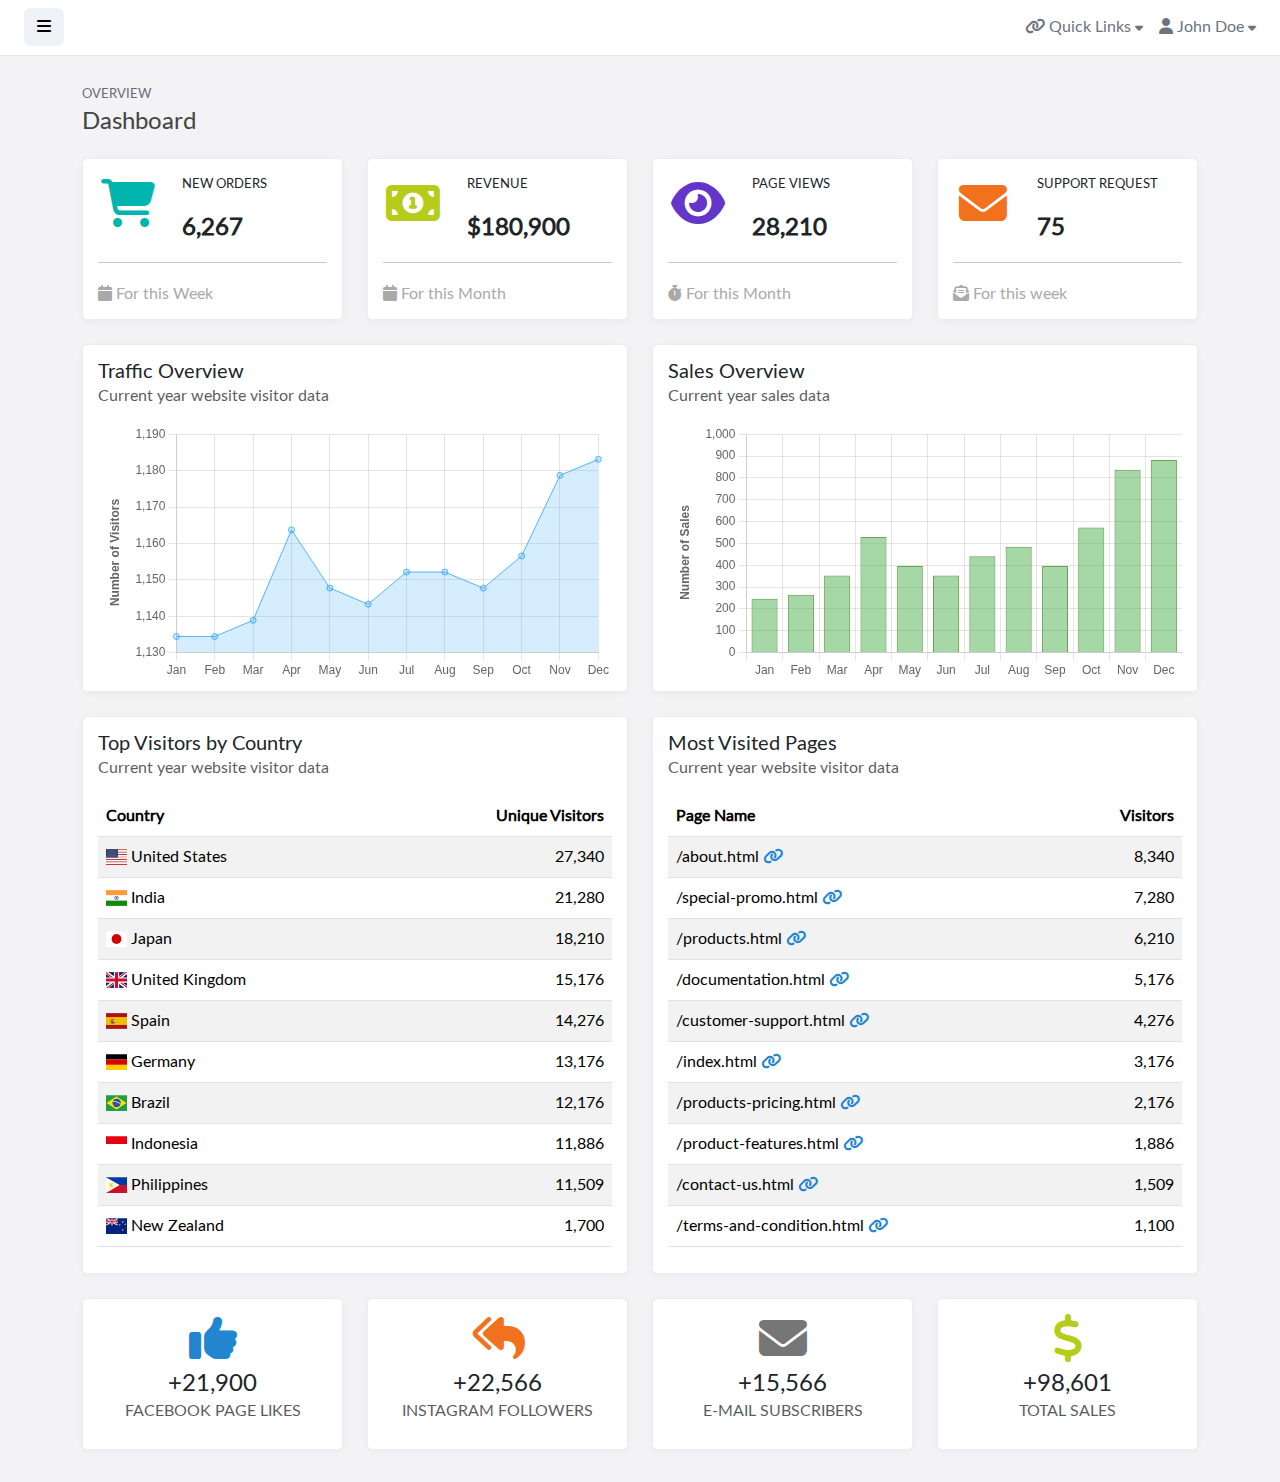
<file: index.html>
<!doctype html>
<!-- 
* Bootstrap Simple Admin Template
* Version: 2.1
* Author: Alexis Luna
* Website: https://github.com/alexis-luna/bootstrap-simple-admin-template
-->
<html lang="en">

<head>
    <meta charset="utf-8">
    <meta name="viewport" content="width=device-width, initial-scale=1, shrink-to-fit=no">
    <meta http-equiv="X-UA-Compatible" content="IE=edge">
    <title>Dashboard | Bootstrap Simple Admin Template</title>
    <link href="assets/vendor/fontawesome/css/fontawesome.min.css" rel="stylesheet">
    <link href="assets/vendor/fontawesome/css/solid.min.css" rel="stylesheet">
    <link href="assets/vendor/fontawesome/css/brands.min.css" rel="stylesheet">
    <link href="assets/vendor/bootstrap/css/bootstrap.min.css" rel="stylesheet">
    <link href="assets/css/master.css" rel="stylesheet">
    <link href="assets/vendor/flagiconcss/css/flag-icon.min.css" rel="stylesheet">
</head>

<body>
    <div class="wrapper">
        <nav id="sidebar" class="active">
            <div class="sidebar-header">
                <img src="assets/img/bootstraper-logo.png" alt="bootraper logo" class="app-logo">
            </div>
            <ul class="list-unstyled components text-secondary">
                <li>
                    <a href="dashboard.html"><i class="fas fa-home"></i> Dashboard</a>
                </li>
                <li>
                    <a href="forms.html"><i class="fas fa-file-alt"></i> Forms</a>
                </li>
                <li>
                    <a href="tables.html"><i class="fas fa-table"></i> Tables</a>
                </li>
                <li>
                    <a href="charts.html"><i class="fas fa-chart-bar"></i> Charts</a>
                </li>
                <li>
                    <a href="icons.html"><i class="fas fa-icons"></i> Icons</a>
                </li>
                <li>
                    <a href="#uielementsmenu" data-bs-toggle="collapse" aria-expanded="false" class="dropdown-toggle no-caret-down"><i class="fas fa-layer-group"></i> UI Elements</a>
                    <ul class="collapse list-unstyled" id="uielementsmenu">
                        <li>
                            <a href="ui-buttons.html"><i class="fas fa-angle-right"></i> Buttons</a>
                        </li>
                        <li>
                            <a href="ui-badges.html"><i class="fas fa-angle-right"></i> Badges</a>
                        </li>
                        <li>
                            <a href="ui-cards.html"><i class="fas fa-angle-right"></i> Cards</a>
                        </li>
                        <li>
                            <a href="ui-alerts.html"><i class="fas fa-angle-right"></i> Alerts</a>
                        </li>
                        <li>
                            <a href="ui-tabs.html"><i class="fas fa-angle-right"></i> Tabs</a>
                        </li>
                        <li>
                            <a href="ui-date-time-picker.html"><i class="fas fa-angle-right"></i> Date & Time Picker</a>
                        </li>
                    </ul>
                </li>
                <li>
                    <a href="#authmenu" data-bs-toggle="collapse" aria-expanded="false" class="dropdown-toggle no-caret-down"><i class="fas fa-user-shield"></i> Authentication</a>
                    <ul class="collapse list-unstyled" id="authmenu">
                        <li>
                            <a href="login.html"><i class="fas fa-lock"></i> Login</a>
                        </li>
                        <li>
                            <a href="signup.html"><i class="fas fa-user-plus"></i> Signup</a>
                        </li>
                        <li>
                            <a href="forgot-password.html"><i class="fas fa-user-lock"></i> Forgot password</a>
                        </li>
                    </ul>
                </li>
                <li>
                    <a href="#pagesmenu" data-bs-toggle="collapse" aria-expanded="false" class="dropdown-toggle no-caret-down"><i class="fas fa-copy"></i> Pages</a>
                    <ul class="collapse list-unstyled" id="pagesmenu">
                        <li>
                            <a href="blank.html"><i class="fas fa-file"></i> Blank page</a>
                        </li>
                        <li>
                            <a href="404.html"><i class="fas fa-info-circle"></i> 404 Error page</a>
                        </li>
                        <li>
                            <a href="500.html"><i class="fas fa-info-circle"></i> 500 Error page</a>
                        </li>
                    </ul>
                </li>
                <li>
                    <a href="users.html"><i class="fas fa-user-friends"></i>Users</a>
                </li>
                <li>
                    <a href="settings.html"><i class="fas fa-cog"></i>Settings</a>
                </li>
            </ul>
        </nav>
        <div id="body" class="active">
            <!-- navbar navigation component -->
            <nav class="navbar navbar-expand-lg navbar-white bg-white">
                <button type="button" id="sidebarCollapse" class="btn btn-light">
                    <i class="fas fa-bars"></i><span></span>
                </button>
                <div class="collapse navbar-collapse" id="navbarSupportedContent">
                    <ul class="nav navbar-nav ms-auto">
                        <li class="nav-item dropdown">
                            <div class="nav-dropdown">
                                <a href="#" id="nav1" class="nav-item nav-link dropdown-toggle text-secondary" data-bs-toggle="dropdown" aria-expanded="false">
                                    <i class="fas fa-link"></i> <span>Quick Links</span> <i style="font-size: .8em;" class="fas fa-caret-down"></i>
                                </a>
                                <div class="dropdown-menu dropdown-menu-end nav-link-menu" aria-labelledby="nav1">
                                    <ul class="nav-list">
                                        <li><a href="" class="dropdown-item"><i class="fas fa-list"></i> Access Logs</a></li>
                                        <div class="dropdown-divider"></div>
                                        <li><a href="" class="dropdown-item"><i class="fas fa-database"></i> Back ups</a></li>
                                        <div class="dropdown-divider"></div>
                                        <li><a href="" class="dropdown-item"><i class="fas fa-cloud-download-alt"></i> Updates</a></li>
                                        <div class="dropdown-divider"></div>
                                        <li><a href="" class="dropdown-item"><i class="fas fa-user-shield"></i> Roles</a></li>
                                    </ul>
                                </div>
                            </div>
                        </li>
                        <li class="nav-item dropdown">
                            <div class="nav-dropdown">
                                <a href="#" id="nav2" class="nav-item nav-link dropdown-toggle text-secondary" data-bs-toggle="dropdown" aria-expanded="false">
                                    <i class="fas fa-user"></i> <span>John Doe</span> <i style="font-size: .8em;" class="fas fa-caret-down"></i>
                                </a>
                                <div class="dropdown-menu dropdown-menu-end nav-link-menu">
                                    <ul class="nav-list">
                                        <li><a href="" class="dropdown-item"><i class="fas fa-address-card"></i> Profile</a></li>
                                        <li><a href="" class="dropdown-item"><i class="fas fa-envelope"></i> Messages</a></li>
                                        <li><a href="" class="dropdown-item"><i class="fas fa-cog"></i> Settings</a></li>
                                        <div class="dropdown-divider"></div>
                                        <li><a href="" class="dropdown-item"><i class="fas fa-sign-out-alt"></i> Logout</a></li>
                                    </ul>
                                </div>
                            </div>
                        </li>
                    </ul>
                </div>
            </nav>
            <!-- end of navbar navigation -->
            <div class="content">
                <div class="container">
                    <div class="row">
                        <div class="col-md-12 page-header">
                            <div class="page-pretitle">Overview</div>
                            <h2 class="page-title">Dashboard</h2>
                        </div>
                    </div>
                    <div class="row">
                        <div class="col-sm-6 col-md-6 col-lg-3 mt-3">
                            <div class="card">
                                <div class="content">
                                    <div class="row">
                                        <div class="col-sm-4">
                                            <div class="icon-big text-center">
                                                <i class="teal fas fa-shopping-cart"></i>
                                            </div>
                                        </div>
                                        <div class="col-sm-8">
                                            <div class="detail">
                                                <p class="detail-subtitle">New Orders</p>
                                                <span class="number">6,267</span>
                                            </div>
                                        </div>
                                    </div>
                                    <div class="footer">
                                        <hr />
                                        <div class="stats">
                                            <i class="fas fa-calendar"></i> For this Week
                                        </div>
                                    </div>
                                </div>
                            </div>
                        </div>
                        <div class="col-sm-6 col-md-6 col-lg-3 mt-3">
                            <div class="card">
                                <div class="content">
                                    <div class="row">
                                        <div class="col-sm-4">
                                            <div class="icon-big text-center">
                                                <i class="olive fas fa-money-bill-alt"></i>
                                            </div>
                                        </div>
                                        <div class="col-sm-8">
                                            <div class="detail">
                                                <p class="detail-subtitle">Revenue</p>
                                                <span class="number">$180,900</span>
                                            </div>
                                        </div>
                                    </div>
                                    <div class="footer">
                                        <hr />
                                        <div class="stats">
                                            <i class="fas fa-calendar"></i> For this Month
                                        </div>
                                    </div>
                                </div>
                            </div>
                        </div>
                        <div class="col-sm-6 col-md-6 col-lg-3 mt-3">
                            <div class="card">
                                <div class="content">
                                    <div class="row">
                                        <div class="col-sm-4">
                                            <div class="icon-big text-center">
                                                <i class="violet fas fa-eye"></i>
                                            </div>
                                        </div>
                                        <div class="col-sm-8">
                                            <div class="detail">
                                                <p class="detail-subtitle">Page views</p>
                                                <span class="number">28,210</span>
                                            </div>
                                        </div>
                                    </div>
                                    <div class="footer">
                                        <hr />
                                        <div class="stats">
                                            <i class="fas fa-stopwatch"></i> For this Month
                                        </div>
                                    </div>
                                </div>
                            </div>
                        </div>
                        <div class="col-sm-6 col-md-6 col-lg-3 mt-3">
                            <div class="card">
                                <div class="content">
                                    <div class="row">
                                        <div class="col-sm-4">
                                            <div class="icon-big text-center">
                                                <i class="orange fas fa-envelope"></i>
                                            </div>
                                        </div>
                                        <div class="col-sm-8">
                                            <div class="detail">
                                                <p class="detail-subtitle">Support Request</p>
                                                <span class="number">75</span>
                                            </div>
                                        </div>
                                    </div>
                                    <div class="footer">
                                        <hr />
                                        <div class="stats">
                                            <i class="fas fa-envelope-open-text"></i> For this week
                                        </div>
                                    </div>
                                </div>
                            </div>
                        </div>
                    </div>
                    <div class="row">
                        <div class="col-md-12">
                            <div class="row">
                                <div class="col-md-6">
                                    <div class="card">
                                        <div class="content">
                                            <div class="head">
                                                <h5 class="mb-0">Traffic Overview</h5>
                                                <p class="text-muted">Current year website visitor data</p>
                                            </div>
                                            <div class="canvas-wrapper">
                                                <canvas class="chart" id="trafficflow"></canvas>
                                            </div>
                                        </div>
                                    </div>
                                </div>
                                <div class="col-md-6">
                                    <div class="card">
                                        <div class="content">
                                            <div class="head">
                                                <h5 class="mb-0">Sales Overview</h5>
                                                <p class="text-muted">Current year sales data</p>
                                            </div>
                                            <div class="canvas-wrapper">
                                                <canvas class="chart" id="sales"></canvas>
                                            </div>
                                        </div>
                                    </div>
                                </div>
                            </div>
                        </div>
                        <div class="col-md-6">
                            <div class="card">
                                <div class="content">
                                    <div class="head">
                                        <h5 class="mb-0">Top Visitors by Country</h5>
                                        <p class="text-muted">Current year website visitor data</p>
                                    </div>
                                    <div class="canvas-wrapper">
                                        <table class="table table-striped">
                                            <thead class="success">
                                                <tr>
                                                    <th>Country</th>
                                                    <th class="text-end">Unique Visitors</th>
                                                </tr>
                                            </thead>
                                            <tbody>
                                                <tr>
                                                    <td><i class="flag-icon flag-icon-us"></i> United States</td>
                                                    <td class="text-end">27,340</td>
                                                </tr>
                                                <tr>
                                                    <td><i class="flag-icon flag-icon-in"></i> India</td>
                                                    <td class="text-end">21,280</td>
                                                </tr>
                                                <tr>
                                                    <td><i class="flag-icon flag-icon-jp"></i> Japan</td>
                                                    <td class="text-end">18,210</td>
                                                </tr>
                                                <tr>
                                                    <td><i class="flag-icon flag-icon-gb"></i> United Kingdom</td>
                                                    <td class="text-end">15,176</td>
                                                </tr>
                                                <tr>
                                                    <td><i class="flag-icon flag-icon-es"></i> Spain</td>
                                                    <td class="text-end">14,276</td>
                                                </tr>
                                                <tr>
                                                    <td><i class="flag-icon flag-icon-de"></i> Germany</td>
                                                    <td class="text-end">13,176</td>
                                                </tr>
                                                <tr>
                                                    <td><i class="flag-icon flag-icon-br"></i> Brazil</td>
                                                    <td class="text-end">12,176</td>
                                                </tr>
                                                <tr>
                                                    <td><i class="flag-icon flag-icon-id"></i> Indonesia</td>
                                                    <td class="text-end">11,886</td>
                                                </tr>
                                                <tr>
                                                    <td><i class="flag-icon flag-icon-ph"></i> Philippines</td>
                                                    <td class="text-end">11,509</td>
                                                </tr>
                                                <tr>
                                                    <td><i class="flag-icon flag-icon-nz"></i> New Zealand</td>
                                                    <td class="text-end">1,700</td>
                                                </tr>
                                            </tbody>
                                        </table>
                                    </div>
                                </div>
                            </div>
                        </div>
                        <div class="col-md-6">
                            <div class="card">
                                <div class="content">
                                    <div class="head">
                                        <h5 class="mb-0">Most Visited Pages</h5>
                                        <p class="text-muted">Current year website visitor data</p>
                                    </div>
                                    <div class="canvas-wrapper">
                                        <table class="table table-striped">
                                            <thead class="success">
                                                <tr>
                                                    <th>Page Name</th>
                                                    <th class="text-end">Visitors</th>
                                                </tr>
                                            </thead>
                                            <tbody>
                                                <tr>
                                                    <td>/about.html <a href="#"><i class="fas fa-link blue"></i></a></td>
                                                    <td class="text-end">8,340</td>
                                                </tr>
                                                <tr>
                                                    <td>/special-promo.html <a href="#"><i class="fas fa-link blue"></i></a></td>
                                                    <td class="text-end">7,280</td>
                                                </tr>
                                                <tr>
                                                    <td>/products.html <a href="#"><i class="fas fa-link blue"></i></a></td>
                                                    <td class="text-end">6,210</td>
                                                </tr>
                                                <tr>
                                                    <td>/documentation.html <a href="#"><i class="fas fa-link blue"></i></a></td>
                                                    <td class="text-end">5,176</td>
                                                </tr>
                                                <tr>
                                                    <td>/customer-support.html <a href="#"><i class="fas fa-link blue"></i></a></td>
                                                    <td class="text-end">4,276</td>
                                                </tr>
                                                <tr>
                                                    <td>/index.html <a href="#"><i class="fas fa-link blue"></i></a></td>
                                                    <td class="text-end">3,176</td>
                                                </tr>
                                                <tr>
                                                    <td>/products-pricing.html <a href="#"><i class="fas fa-link blue"></i></a></td>
                                                    <td class="text-end">2,176</td>
                                                </tr>
                                                <tr>
                                                    <td>/product-features.html <a href="#"><i class="fas fa-link blue"></i></a></td>
                                                    <td class="text-end">1,886</td>
                                                </tr>
                                                <tr>
                                                    <td>/contact-us.html <a href="#"><i class="fas fa-link blue"></i></a></td>
                                                    <td class="text-end">1,509</td>
                                                </tr>
                                                <tr>
                                                    <td>/terms-and-condition.html <a href="#"><i class="fas fa-link blue"></i></a></td>
                                                    <td class="text-end">1,100</td>
                                                </tr>
                                            </tbody>
                                        </table>
                                    </div>
                                </div>
                            </div>
                        </div>
                    </div>
                    <div class="row">
                        <div class="col-sm-6 col-md-6 col-lg-3">
                            <div class="card">
                                <div class="content">
                                    <div class="row">
                                        <div class="dfd text-center">
                                            <i class="blue large-icon mb-2 fas fa-thumbs-up"></i>
                                            <h4 class="mb-0">+21,900</h4>
                                            <p class="text-muted">FACEBOOK PAGE LIKES</p>
                                        </div>
                                    </div>
                                </div>
                            </div>
                        </div>
                        <div class="col-sm-6 col-md-6 col-lg-3">
                            <div class="card">
                                <div class="content">
                                    <div class="row">
                                        <div class="dfd text-center">
                                            <i class="orange large-icon mb-2 fas fa-reply-all"></i>
                                            <h4 class="mb-0">+22,566</h4>
                                            <p class="text-muted">INSTAGRAM FOLLOWERS</p>
                                        </div>
                                    </div>
                                </div>
                            </div>
                        </div>
                        <div class="col-sm-6 col-md-6 col-lg-3">
                            <div class="card">
                                <div class="content">
                                    <div class="row">
                                        <div class="dfd text-center">
                                            <i class="grey large-icon mb-2 fas fa-envelope"></i>
                                            <h4 class="mb-0">+15,566</h4>
                                            <p class="text-muted">E-MAIL SUBSCRIBERS</p>
                                        </div>
                                    </div>
                                </div>
                            </div>
                        </div>
                        <div class="col-sm-6 col-md-6 col-lg-3">
                            <div class="card">
                                <div class="content">
                                    <div class="row">
                                        <div class="dfd text-center">
                                            <i class="olive large-icon mb-2 fas fa-dollar-sign"></i>
                                            <h4 class="mb-0">+98,601</h4>
                                            <p class="text-muted">TOTAL SALES</p>
                                        </div>
                                    </div>
                                </div>
                            </div>
                        </div>
                    </div>
                </div>
            </div>
        </div>
    </div>
    <script src="assets/vendor/jquery/jquery.min.js"></script>
    <script src="assets/vendor/bootstrap/js/bootstrap.bundle.min.js"></script>
    <script src="assets/vendor/chartsjs/Chart.min.js"></script>
    <script src="assets/js/dashboard-charts.js"></script>
    <script src="assets/js/script.js"></script>
</body>

</html>
</file>
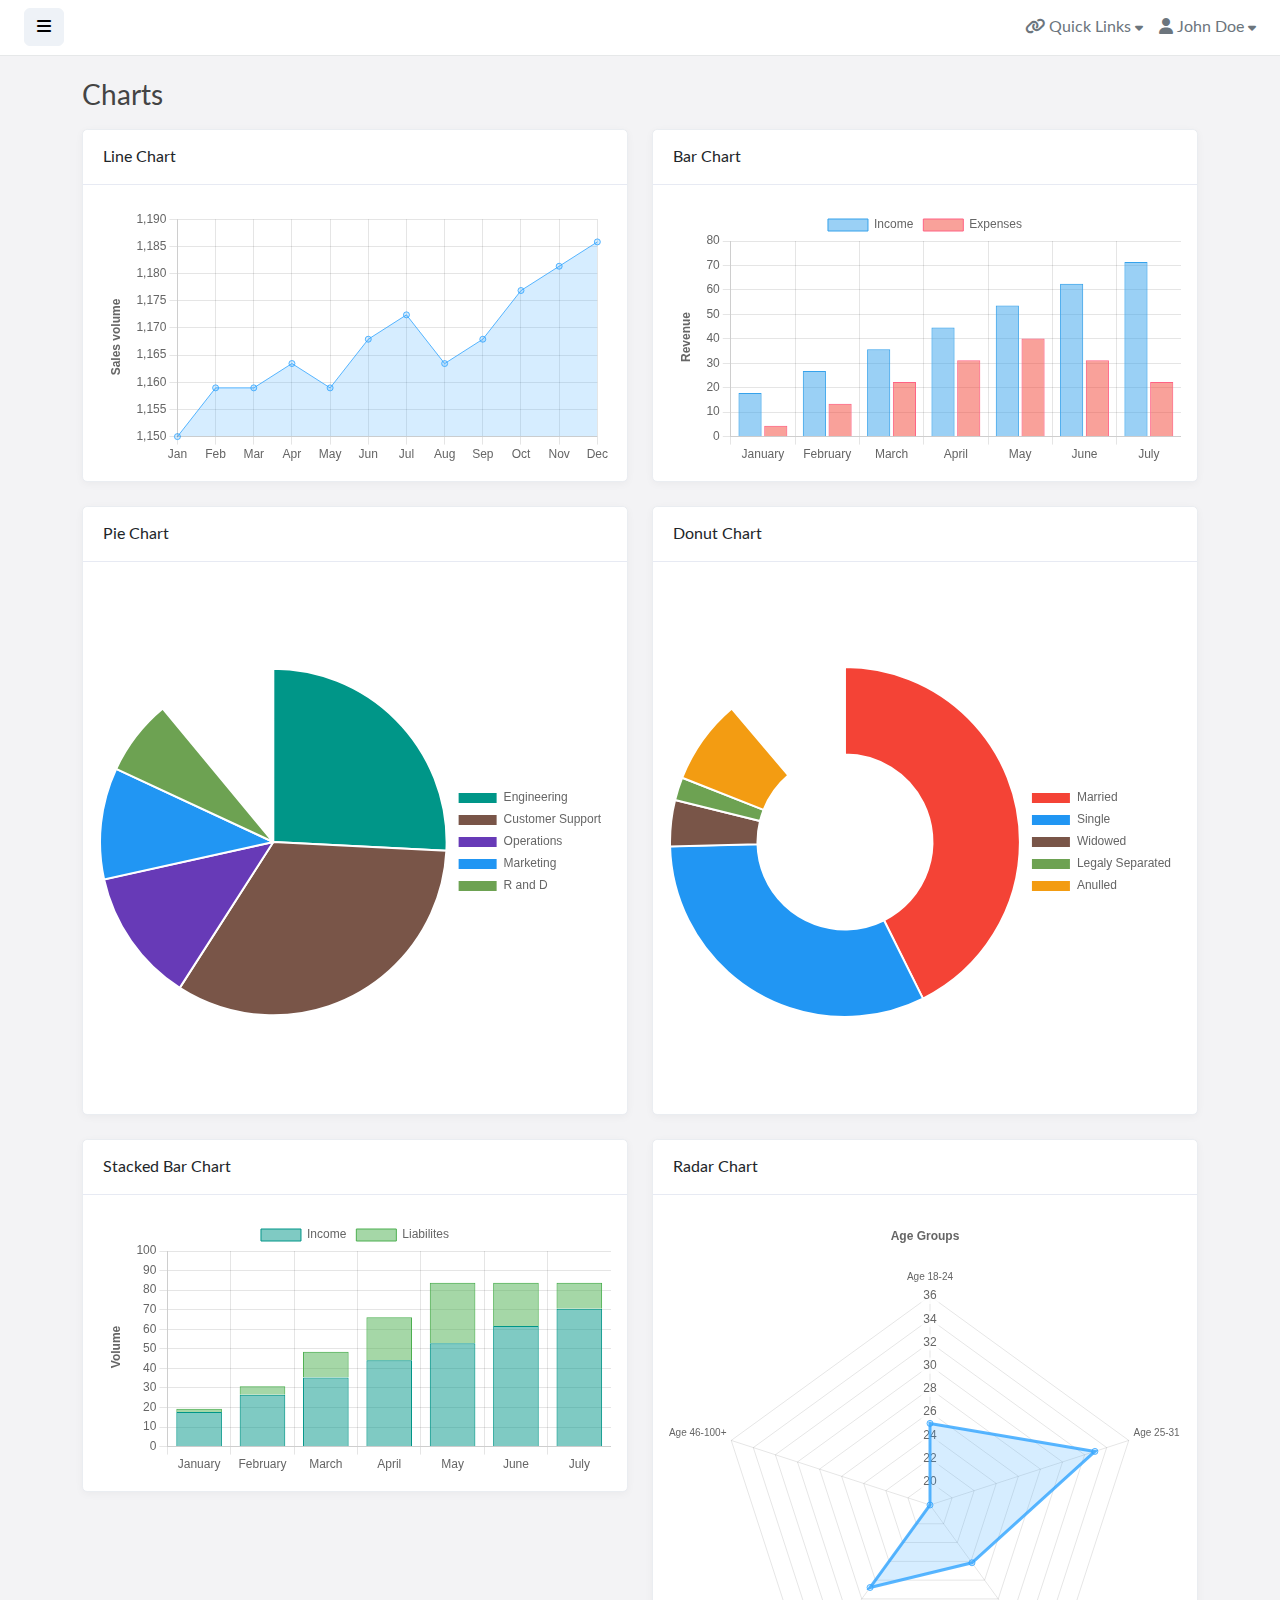
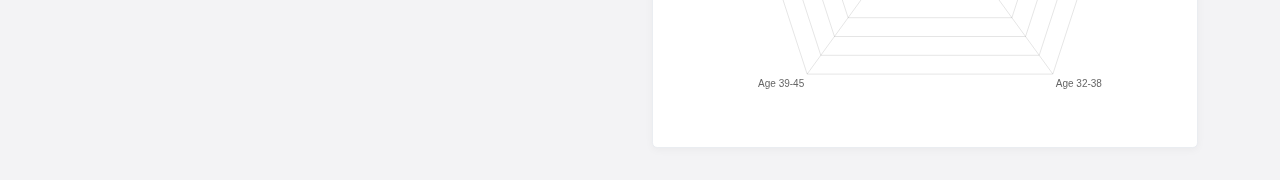
<file: charts.html>
<!doctype html>
<!-- 
* Bootstrap Simple Admin Template
* Version: 2.1
* Author: Alexis Luna
* Website: https://github.com/alexis-luna/bootstrap-simple-admin-template
-->
<html lang="en">

<head>
    <meta charset="utf-8">
    <meta name="viewport" content="width=device-width, initial-scale=1, shrink-to-fit=no">
    <meta http-equiv="X-UA-Compatible" content="IE=edge">
    <title>Charts | Bootstrap Simple Admin Template</title>
    <link href="assets/vendor/fontawesome/css/fontawesome.min.css" rel="stylesheet">
    <link href="assets/vendor/fontawesome/css/solid.min.css" rel="stylesheet">
    <link href="assets/vendor/fontawesome/css/brands.min.css" rel="stylesheet">
    <link href="assets/vendor/bootstrap/css/bootstrap.min.css" rel="stylesheet">
    <link href="assets/css/master.css" rel="stylesheet">
</head>

<body>
    <div class="wrapper">
        <!-- sidebar navigation component -->
        <nav id="sidebar" class="active">
            <div class="sidebar-header">
                <img src="assets/img/bootstraper-logo.png" alt="bootraper logo" class="app-logo">
            </div>
            <ul class="list-unstyled components text-secondary">
                <li>
                    <a href="dashboard.html"><i class="fas fa-home"></i>Dashboard</a>
                </li>
                <li>
                    <a href="forms.html"><i class="fas fa-file-alt"></i>Forms</a>
                </li>
                <li>
                    <a href="tables.html"><i class="fas fa-table"></i>Tables</a>
                </li>
                <li>
                    <a href="charts.html"><i class="fas fa-chart-bar"></i>Charts</a>
                </li>
                <li>
                    <a href="icons.html"><i class="fas fa-icons"></i>Icons</a>
                </li>
                <li>
                    <a href="#uielementsmenu" data-bs-toggle="collapse" aria-expanded="false" class="dropdown-toggle no-caret-down"><i class="fas fa-layer-group"></i>UI Elements</a>
                    <ul class="collapse list-unstyled" id="uielementsmenu">
                        <li>
                            <a href="ui-buttons.html"><i class="fas fa-angle-right"></i>Buttons</a>
                        </li>
                        <li>
                            <a href="ui-badges.html"><i class="fas fa-angle-right"></i>Badges</a>
                        </li>
                        <li>
                            <a href="ui-cards.html"><i class="fas fa-angle-right"></i>Cards</a>
                        </li>
                        <li>
                            <a href="ui-alerts.html"><i class="fas fa-angle-right"></i>Alerts</a>
                        </li>
                        <li>
                            <a href="ui-tabs.html"><i class="fas fa-angle-right"></i>Tabs</a>
                        </li>
                        <li>
                            <a href="ui-date-time-picker.html"><i class="fas fa-angle-right"></i>Date & Time Picker</a>
                        </li>
                    </ul>
                </li>
                <li>
                    <a href="#authmenu" data-bs-toggle="collapse" aria-expanded="false" class="dropdown-toggle no-caret-down"><i class="fas fa-user-shield"></i>Authentication</a>
                    <ul class="collapse list-unstyled" id="authmenu">
                        <li>
                            <a href="login.html"><i class="fas fa-lock"></i>Login</a>
                        </li>
                        <li>
                            <a href="signup.html"><i class="fas fa-user-plus"></i>Signup</a>
                        </li>
                        <li>
                            <a href="forgot-password.html"><i class="fas fa-user-lock"></i>Forgot password</a>
                        </li>
                    </ul>
                </li>
                <li>
                    <a href="#pagesmenu" data-bs-toggle="collapse" aria-expanded="false" class="dropdown-toggle no-caret-down"><i class="fas fa-copy"></i>Pages</a>
                    <ul class="collapse list-unstyled" id="pagesmenu">
                        <li>
                            <a href="blank.html"><i class="fas fa-file"></i>Blank page</a>
                        </li>
                        <li>
                            <a href="404.html"><i class="fas fa-info-circle"></i>404 Error page</a>
                        </li>
                        <li>
                            <a href="500.html"><i class="fas fa-info-circle"></i>500 Error page</a>
                        </li>
                    </ul>
                </li>
                <li>
                    <a href="users.html"><i class="fas fa-user-friends"></i>Users</a>
                </li>
                <li>
                    <a href="settings.html"><i class="fas fa-cog"></i>Settings</a>
                </li>
            </ul>
        </nav>
        <!-- end of sidebar component -->
        <div id="body" class="active">
            <!-- navbar navigation component -->
            <nav class="navbar navbar-expand-lg navbar-white bg-white">
                <button type="button" id="sidebarCollapse" class="btn btn-light">
                    <i class="fas fa-bars"></i><span></span>
                </button>
                <div class="collapse navbar-collapse" id="navbarSupportedContent">
                    <ul class="nav navbar-nav ms-auto">
                        <li class="nav-item dropdown">
                            <div class="nav-dropdown">
                                <a href="#" id="nav1" class="nav-item nav-link dropdown-toggle text-secondary" data-bs-toggle="dropdown" aria-expanded="false">
                                    <i class="fas fa-link"></i> <span>Quick Links</span> <i style="font-size: .8em;" class="fas fa-caret-down"></i>
                                </a>
                                <div class="dropdown-menu dropdown-menu-end nav-link-menu" aria-labelledby="nav1">
                                    <ul class="nav-list">
                                        <li><a href="" class="dropdown-item"><i class="fas fa-list"></i> Access Logs</a></li>
                                        <div class="dropdown-divider"></div>
                                        <li><a href="" class="dropdown-item"><i class="fas fa-database"></i> Back ups</a></li>
                                        <div class="dropdown-divider"></div>
                                        <li><a href="" class="dropdown-item"><i class="fas fa-cloud-download-alt"></i> Updates</a></li>
                                        <div class="dropdown-divider"></div>
                                        <li><a href="" class="dropdown-item"><i class="fas fa-user-shield"></i> Roles</a></li>
                                    </ul>
                                </div>
                            </div>
                        </li>
                        <li class="nav-item dropdown">
                            <div class="nav-dropdown">
                                <a href="#" id="nav2" class="nav-item nav-link dropdown-toggle text-secondary" data-bs-toggle="dropdown" aria-expanded="false">
                                    <i class="fas fa-user"></i> <span>John Doe</span> <i style="font-size: .8em;" class="fas fa-caret-down"></i>
                                </a>
                                <div class="dropdown-menu dropdown-menu-end nav-link-menu">
                                    <ul class="nav-list">
                                        <li><a href="" class="dropdown-item"><i class="fas fa-address-card"></i> Profile</a></li>
                                        <li><a href="" class="dropdown-item"><i class="fas fa-envelope"></i> Messages</a></li>
                                        <li><a href="" class="dropdown-item"><i class="fas fa-cog"></i> Settings</a></li>
                                        <div class="dropdown-divider"></div>
                                        <li><a href="" class="dropdown-item"><i class="fas fa-sign-out-alt"></i> Logout</a></li>
                                    </ul>
                                </div>
                            </div>
                        </li>
                    </ul>
                </div>
            </nav>
            <!-- end of navbar navigation -->
            <div class="content">
                <div class="container">
                    <div class="page-title">
                        <h3>Charts</h3>
                    </div>
                    <div class="row">
                        <div class="col-md-6">
                            <div class="card">
                                <div class="card-header">Line Chart</div>
                                <div class="card-body">
                                    <p class="card-title"></p>
                                    <div class="canvas-wrapper">
                                        <canvas class="chart" id="linechart"></canvas>
                                    </div>
                                </div>
                            </div>
                        </div>
                        <div class="col-md-6">
                            <div class="card">
                                <div class="card-header">Bar Chart</div>
                                <div class="card-body">
                                    <p class="card-title"></p>
                                    <div class="canvas-wrapper">
                                        <canvas class="chart" id="barchart"></canvas>
                                    </div>
                                </div>
                            </div>
                        </div>
                        <div class="col-md-6">
                            <div class="card">
                                <div class="card-header">Pie Chart</div>
                                <div class="card-body">
                                    <p class="card-title"></p>
                                    <div class="canvas-wrapper">
                                        <canvas class="chart" id="piechart"></canvas>
                                    </div>
                                </div>
                            </div>
                        </div>
                        <div class="col-md-6">
                            <div class="card">
                                <div class="card-header">Donut Chart</div>
                                <div class="card-body">
                                    <p class="card-title"></p>
                                    <div class="canvas-wrapper">
                                        <canvas class="chart" id="doughnutchart"></canvas>
                                    </div>
                                </div>
                            </div>
                        </div>
                        <div class="col-md-6">
                            <div class="card">
                                <div class="card-header">Stacked Bar Chart</div>
                                <div class="card-body">
                                    <p class="card-title"></p>
                                    <div class="canvas-wrapper">
                                        <canvas class="chart" id="stackedbarchart"></canvas>
                                    </div>
                                </div>
                            </div>
                        </div>
                        <div class="col-md-6">
                            <div class="card">
                                <div class="card-header">Radar Chart</div>
                                <div class="card-body">
                                    <p class="card-title"></p>
                                    <div class="canvas-wrapper">
                                        <canvas class="chart" id="radarchart"></canvas>
                                    </div>
                                </div>
                            </div>
                        </div>
                    </div>
                </div>
            </div>
        </div>
    </div>
    <script src="assets/vendor/jquery/jquery.min.js"></script>
    <script src="assets/vendor/bootstrap/js/bootstrap.bundle.min.js"></script>
    <script src="assets/vendor/chartsjs/Chart.min.js"></script>
    <script src="assets/js/charts.js"></script>
    <script src="assets/js/script.js"></script>
</body>

</html>
</file>
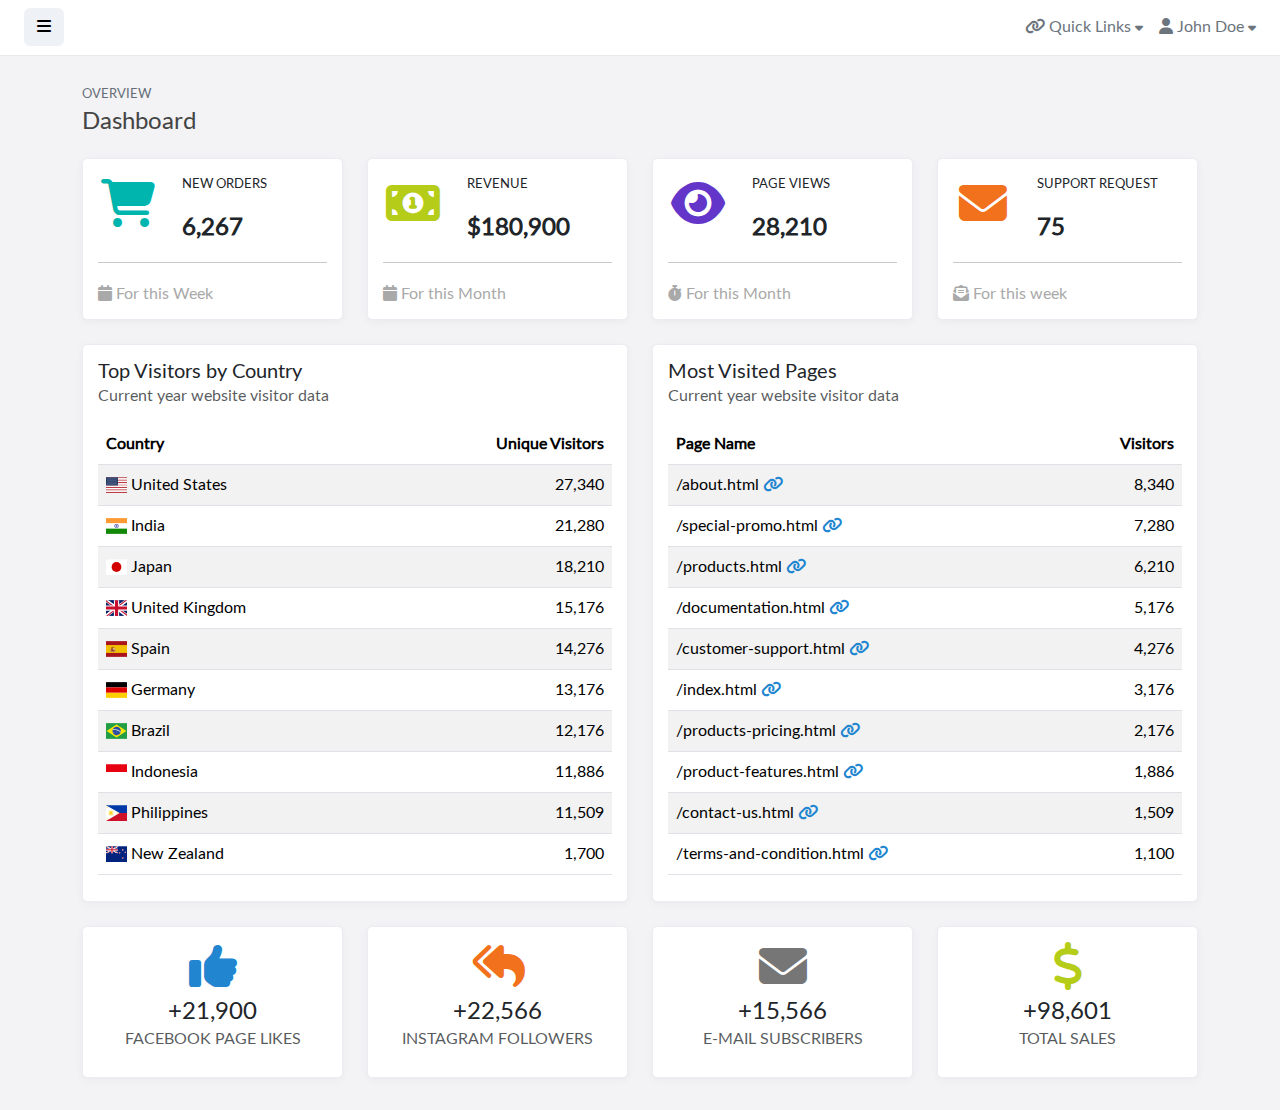
<file: dashboard.html>
<!doctype html>
<html lang="en">

<head>
    <meta charset="utf-8">
    <meta name="viewport" content="width=device-width, initial-scale=1, shrink-to-fit=no">
    <meta http-equiv="X-UA-Compatible" content="IE=edge">
    <title>Dashboard | Bootstrap Simple Admin Template</title>
    <link href="assets/vendor/fontawesome/css/fontawesome.min.css" rel="stylesheet">
    <link href="assets/vendor/fontawesome/css/solid.min.css" rel="stylesheet">
    <link href="assets/vendor/fontawesome/css/brands.min.css" rel="stylesheet">
    <link href="assets/vendor/bootstrap/css/bootstrap.min.css" rel="stylesheet">
    <link href="assets/css/master.css" rel="stylesheet">
    <link href="assets/vendor/flagiconcss/css/flag-icon.min.css" rel="stylesheet">
</head>

<body>
    <div class="wrapper">
        <nav id="sidebar" class="active">
            <div class="sidebar-header">
                <img src="assets/img/bootstraper-logo.png" alt="bootraper logo" class="app-logo">
            </div>
            <ul class="list-unstyled components text-secondary">
                <li>
                    <a href="dashboard.html"><i class="fas fa-home"></i>Dashboard</a>
                </li>
                <li>
                    <a href="forms.html"><i class="fas fa-file-alt"></i>Input Soal Quiz</a>
                </li>
                <li>
                    <a href="tables.html"><i class="fas fa-table"></i>Input Formula</a>
                </li>
                <li>
                    <a href="charts.html"><i class="fas fa-chart-bar"></i>Nilai</a>
                </li>
                <li>
                    <a href="icons.html"><i class="fas fa-icons"></i>Daftar Formula</a>
                </li>
                <li>
                    <a href="users.html"><i class="fas fa-user-friends"></i>Daftar Soal</a>
                </li>
            </ul>
        </nav>
        <div id="body" class="active">
            <!-- navbar navigation component -->
            <nav class="navbar navbar-expand-lg navbar-white bg-white">
                <button type="button" id="sidebarCollapse" class="btn btn-light">
                    <i class="fas fa-bars"></i><span></span>
                </button>
                <div class="collapse navbar-collapse" id="navbarSupportedContent">
                    <ul class="nav navbar-nav ms-auto">
                        <li class="nav-item dropdown">
                            <div class="nav-dropdown">
                                <a href="#" id="nav1" class="nav-item nav-link dropdown-toggle text-secondary" data-bs-toggle="dropdown" aria-expanded="false">
                                    <i class="fas fa-link"></i> <span>Quick Links</span> <i style="font-size: .8em;" class="fas fa-caret-down"></i>
                                </a>
                                <div class="dropdown-menu dropdown-menu-end nav-link-menu" aria-labelledby="nav1">
                                    <ul class="nav-list">
                                        <li><a href="" class="dropdown-item"><i class="fas fa-list"></i> Access Logs</a></li>
                                        <div class="dropdown-divider"></div>
                                        <li><a href="" class="dropdown-item"><i class="fas fa-database"></i> Back ups</a></li>
                                        <div class="dropdown-divider"></div>
                                        <li><a href="" class="dropdown-item"><i class="fas fa-cloud-download-alt"></i> Updates</a></li>
                                        <div class="dropdown-divider"></div>
                                        <li><a href="" class="dropdown-item"><i class="fas fa-user-shield"></i> Roles</a></li>
                                    </ul>
                                </div>
                            </div>
                        </li>
                        <li class="nav-item dropdown">
                            <div class="nav-dropdown">
                                <a href="#" id="nav2" class="nav-item nav-link dropdown-toggle text-secondary" data-bs-toggle="dropdown" aria-expanded="false">
                                    <i class="fas fa-user"></i> <span>John Doe</span> <i style="font-size: .8em;" class="fas fa-caret-down"></i>
                                </a>
                                <div class="dropdown-menu dropdown-menu-end nav-link-menu">
                                    <ul class="nav-list">
                                        <li><a href="" class="dropdown-item"><i class="fas fa-address-card"></i> Profile</a></li>
                                        <li><a href="" class="dropdown-item"><i class="fas fa-envelope"></i> Messages</a></li>
                                        <li><a href="" class="dropdown-item"><i class="fas fa-cog"></i> Settings</a></li>
                                        <div class="dropdown-divider"></div>
                                        <li><a href="" class="dropdown-item"><i class="fas fa-sign-out-alt"></i> Logout</a></li>
                                    </ul>
                                </div>
                            </div>
                        </li>
                    </ul>
                </div>
            </nav>
            <!-- end of navbar navigation -->
            <div class="content">
                <div class="container">
                    <div class="row">
                        <div class="col-md-12 page-header">
                            <div class="page-pretitle">Overview</div>
                            <h2 class="page-title">Dashboard</h2>
                        </div>
                    </div>
                    <div class="row">
                        <div class="col-sm-6 col-md-6 col-lg-3 mt-3">
                            <div class="card">
                                <div class="content">
                                    <div class="row">
                                        <div class="col-sm-4">
                                            <div class="icon-big text-center">
                                                <i class="teal fas fa-shopping-cart"></i>
                                            </div>
                                        </div>
                                        <div class="col-sm-8">
                                            <div class="detail">
                                                <p class="detail-subtitle">New Orders</p>
                                                <span class="number">6,267</span>
                                            </div>
                                        </div>
                                    </div>
                                    <div class="footer">
                                        <hr />
                                        <div class="stats">
                                            <i class="fas fa-calendar"></i> For this Week
                                        </div>
                                    </div>
                                </div>
                            </div>
                        </div>
                        <div class="col-sm-6 col-md-6 col-lg-3 mt-3">
                            <div class="card">
                                <div class="content">
                                    <div class="row">
                                        <div class="col-sm-4">
                                            <div class="icon-big text-center">
                                                <i class="olive fas fa-money-bill-alt"></i>
                                            </div>
                                        </div>
                                        <div class="col-sm-8">
                                            <div class="detail">
                                                <p class="detail-subtitle">Revenue</p>
                                                <span class="number">$180,900</span>
                                            </div>
                                        </div>
                                    </div>
                                    <div class="footer">
                                        <hr />
                                        <div class="stats">
                                            <i class="fas fa-calendar"></i> For this Month
                                        </div>
                                    </div>
                                </div>
                            </div>
                        </div>
                        <div class="col-sm-6 col-md-6 col-lg-3 mt-3">
                            <div class="card">
                                <div class="content">
                                    <div class="row">
                                        <div class="col-sm-4">
                                            <div class="icon-big text-center">
                                                <i class="violet fas fa-eye"></i>
                                            </div>
                                        </div>
                                        <div class="col-sm-8">
                                            <div class="detail">
                                                <p class="detail-subtitle">Page views</p>
                                                <span class="number">28,210</span>
                                            </div>
                                        </div>
                                    </div>
                                    <div class="footer">
                                        <hr />
                                        <div class="stats">
                                            <i class="fas fa-stopwatch"></i> For this Month
                                        </div>
                                    </div>
                                </div>
                            </div>
                        </div>
                        <div class="col-sm-6 col-md-6 col-lg-3 mt-3">
                            <div class="card">
                                <div class="content">
                                    <div class="row">
                                        <div class="col-sm-4">
                                            <div class="icon-big text-center">
                                                <i class="orange fas fa-envelope"></i>
                                            </div>
                                        </div>
                                        <div class="col-sm-8">
                                            <div class="detail">
                                                <p class="detail-subtitle">Support Request</p>
                                                <span class="number">75</span>
                                            </div>
                                        </div>
                                    </div>
                                    <div class="footer">
                                        <hr />
                                        <div class="stats">
                                            <i class="fas fa-envelope-open-text"></i> For this week
                                        </div>
                                    </div>
                                </div>
                            </div>
                        </div>
                    </div>
                    <div class="row">
                        <div class="col-md-6">
                            <div class="card">
                                <div class="content">
                                    <div class="head">
                                        <h5 class="mb-0">Top Visitors by Country</h5>
                                        <p class="text-muted">Current year website visitor data</p>
                                    </div>
                                    <div class="canvas-wrapper">
                                        <table class="table table-striped">
                                            <thead class="success">
                                                <tr>
                                                    <th>Country</th>
                                                    <th class="text-end">Unique Visitors</th>
                                                </tr>
                                            </thead>
                                            <tbody>
                                                <tr>
                                                    <td><i class="flag-icon flag-icon-us"></i> United States</td>
                                                    <td class="text-end">27,340</td>
                                                </tr>
                                                <tr>
                                                    <td><i class="flag-icon flag-icon-in"></i> India</td>
                                                    <td class="text-end">21,280</td>
                                                </tr>
                                                <tr>
                                                    <td><i class="flag-icon flag-icon-jp"></i> Japan</td>
                                                    <td class="text-end">18,210</td>
                                                </tr>
                                                <tr>
                                                    <td><i class="flag-icon flag-icon-gb"></i> United Kingdom</td>
                                                    <td class="text-end">15,176</td>
                                                </tr>
                                                <tr>
                                                    <td><i class="flag-icon flag-icon-es"></i> Spain</td>
                                                    <td class="text-end">14,276</td>
                                                </tr>
                                                <tr>
                                                    <td><i class="flag-icon flag-icon-de"></i> Germany</td>
                                                    <td class="text-end">13,176</td>
                                                </tr>
                                                <tr>
                                                    <td><i class="flag-icon flag-icon-br"></i> Brazil</td>
                                                    <td class="text-end">12,176</td>
                                                </tr>
                                                <tr>
                                                    <td><i class="flag-icon flag-icon-id"></i> Indonesia</td>
                                                    <td class="text-end">11,886</td>
                                                </tr>
                                                <tr>
                                                    <td><i class="flag-icon flag-icon-ph"></i> Philippines</td>
                                                    <td class="text-end">11,509</td>
                                                </tr>
                                                <tr>
                                                    <td><i class="flag-icon flag-icon-nz"></i> New Zealand</td>
                                                    <td class="text-end">1,700</td>
                                                </tr>
                                            </tbody>
                                        </table>
                                    </div>
                                </div>
                            </div>
                        </div>
                        <div class="col-md-6">
                            <div class="card">
                                <div class="content">
                                    <div class="head">
                                        <h5 class="mb-0">Most Visited Pages</h5>
                                        <p class="text-muted">Current year website visitor data</p>
                                    </div>
                                    <div class="canvas-wrapper">
                                        <table class="table table-striped">
                                            <thead class="success">
                                                <tr>
                                                    <th>Page Name</th>
                                                    <th class="text-end">Visitors</th>
                                                </tr>
                                            </thead>
                                            <tbody>
                                                <tr>
                                                    <td>/about.html <a href="#"><i class="fas fa-link blue"></i></a></td>
                                                    <td class="text-end">8,340</td>
                                                </tr>
                                                <tr>
                                                    <td>/special-promo.html <a href="#"><i class="fas fa-link blue"></i></a></td>
                                                    <td class="text-end">7,280</td>
                                                </tr>
                                                <tr>
                                                    <td>/products.html <a href="#"><i class="fas fa-link blue"></i></a></td>
                                                    <td class="text-end">6,210</td>
                                                </tr>
                                                <tr>
                                                    <td>/documentation.html <a href="#"><i class="fas fa-link blue"></i></a></td>
                                                    <td class="text-end">5,176</td>
                                                </tr>
                                                <tr>
                                                    <td>/customer-support.html <a href="#"><i class="fas fa-link blue"></i></a></td>
                                                    <td class="text-end">4,276</td>
                                                </tr>
                                                <tr>
                                                    <td>/index.html <a href="#"><i class="fas fa-link blue"></i></a></td>
                                                    <td class="text-end">3,176</td>
                                                </tr>
                                                <tr>
                                                    <td>/products-pricing.html <a href="#"><i class="fas fa-link blue"></i></a></td>
                                                    <td class="text-end">2,176</td>
                                                </tr>
                                                <tr>
                                                    <td>/product-features.html <a href="#"><i class="fas fa-link blue"></i></a></td>
                                                    <td class="text-end">1,886</td>
                                                </tr>
                                                <tr>
                                                    <td>/contact-us.html <a href="#"><i class="fas fa-link blue"></i></a></td>
                                                    <td class="text-end">1,509</td>
                                                </tr>
                                                <tr>
                                                    <td>/terms-and-condition.html <a href="#"><i class="fas fa-link blue"></i></a></td>
                                                    <td class="text-end">1,100</td>
                                                </tr>
                                            </tbody>
                                        </table>
                                    </div>
                                </div>
                            </div>
                        </div>
                    </div>
                    <div class="row">
                        <div class="col-sm-6 col-md-6 col-lg-3">
                            <div class="card">
                                <div class="content">
                                    <div class="row">
                                        <div class="dfd text-center">
                                            <i class="blue large-icon mb-2 fas fa-thumbs-up"></i>
                                            <h4 class="mb-0">+21,900</h4>
                                            <p class="text-muted">FACEBOOK PAGE LIKES</p>
                                        </div>
                                    </div>
                                </div>
                            </div>
                        </div>
                        <div class="col-sm-6 col-md-6 col-lg-3">
                            <div class="card">
                                <div class="content">
                                    <div class="row">
                                        <div class="dfd text-center">
                                            <i class="orange large-icon mb-2 fas fa-reply-all"></i>
                                            <h4 class="mb-0">+22,566</h4>
                                            <p class="text-muted">INSTAGRAM FOLLOWERS</p>
                                        </div>
                                    </div>
                                </div>
                            </div>
                        </div>
                        <div class="col-sm-6 col-md-6 col-lg-3">
                            <div class="card">
                                <div class="content">
                                    <div class="row">
                                        <div class="dfd text-center">
                                            <i class="grey large-icon mb-2 fas fa-envelope"></i>
                                            <h4 class="mb-0">+15,566</h4>
                                            <p class="text-muted">E-MAIL SUBSCRIBERS</p>
                                        </div>
                                    </div>
                                </div>
                            </div>
                        </div>
                        <div class="col-sm-6 col-md-6 col-lg-3">
                            <div class="card">
                                <div class="content">
                                    <div class="row">
                                        <div class="dfd text-center">
                                            <i class="olive large-icon mb-2 fas fa-dollar-sign"></i>
                                            <h4 class="mb-0">+98,601</h4>
                                            <p class="text-muted">TOTAL SALES</p>
                                        </div>
                                    </div>
                                </div>
                            </div>
                        </div>
                    </div>
                </div>
            </div>
        </div>
    </div>
    <script src="assets/vendor/jquery/jquery.min.js"></script>
    <script src="assets/vendor/bootstrap/js/bootstrap.bundle.min.js"></script>
    <script src="assets/vendor/chartsjs/Chart.min.js"></script>
    <script src="assets/js/dashboard-charts.js"></script>
    <script src="assets/js/script.js"></script>
</body>

</html>
</file>
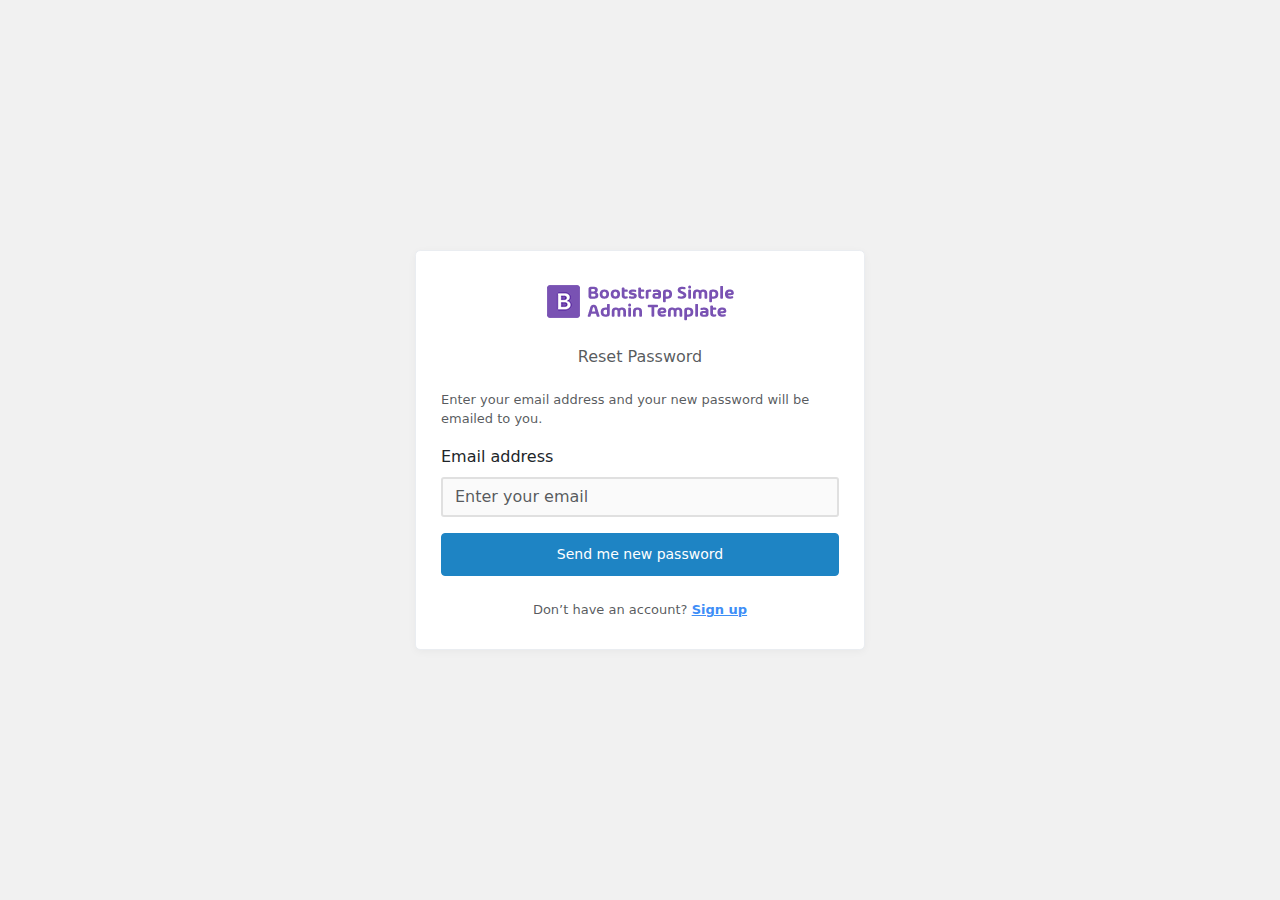
<file: forgot-password.html>
<!doctype html>
<!-- 
* Bootstrap Simple Admin Template
* Version: 2.1
* Author: Alexis Luna
* Website: https://github.com/alexis-luna/bootstrap-simple-admin-template
-->
<html lang="en">

<head>
    <meta charset="utf-8">
    <meta name="viewport" content="width=device-width, initial-scale=1, shrink-to-fit=no">
    <meta http-equiv="X-UA-Compatible" content="IE=edge">
    <title>Forgot Password | Bootstrap Simple Admin Template</title>
    <link href="assets/vendor/bootstrap/css/bootstrap.min.css" rel="stylesheet">
    <link href="assets/css/auth.css" rel="stylesheet">
</head>

<body>
    <div class="wrapper">
        <div class="auth-content">
            <div class="card">
                <div class="card-body text-center">
                    <div class="mb-4">
                        <img class="brand" src="assets/img/bootstraper-logo.png" alt="bootstraper logo">
                    </div>
                    <h6 class="mb-4 text-muted">Reset Password</h6>
                    <p class="text-muted text-start">Enter your email address and your new password will be emailed to you.</p>
                    <form action="" method="">
                        <div class="mb-3 text-start">
                            <label for="email" class="form-label">Email address</label>
                            <input type="email" class="form-control" placeholder="Enter your email" required>
                        </div>
                        <button class="btn btn-primary mb-4" style="width:100%">Send me new password</button>
                    </form>
                    <p class="mb-0 text-muted">Don’t have an account? <a href="signup.html">Sign up</a></p>
                </div>
            </div>
        </div>
    </div>
    <script src="assets/vendor/jquery/jquery.min.js"></script>
    <script src="assets/vendor/bootstrap/js/bootstrap.min.js"></script>
</body>

</html>
</file>
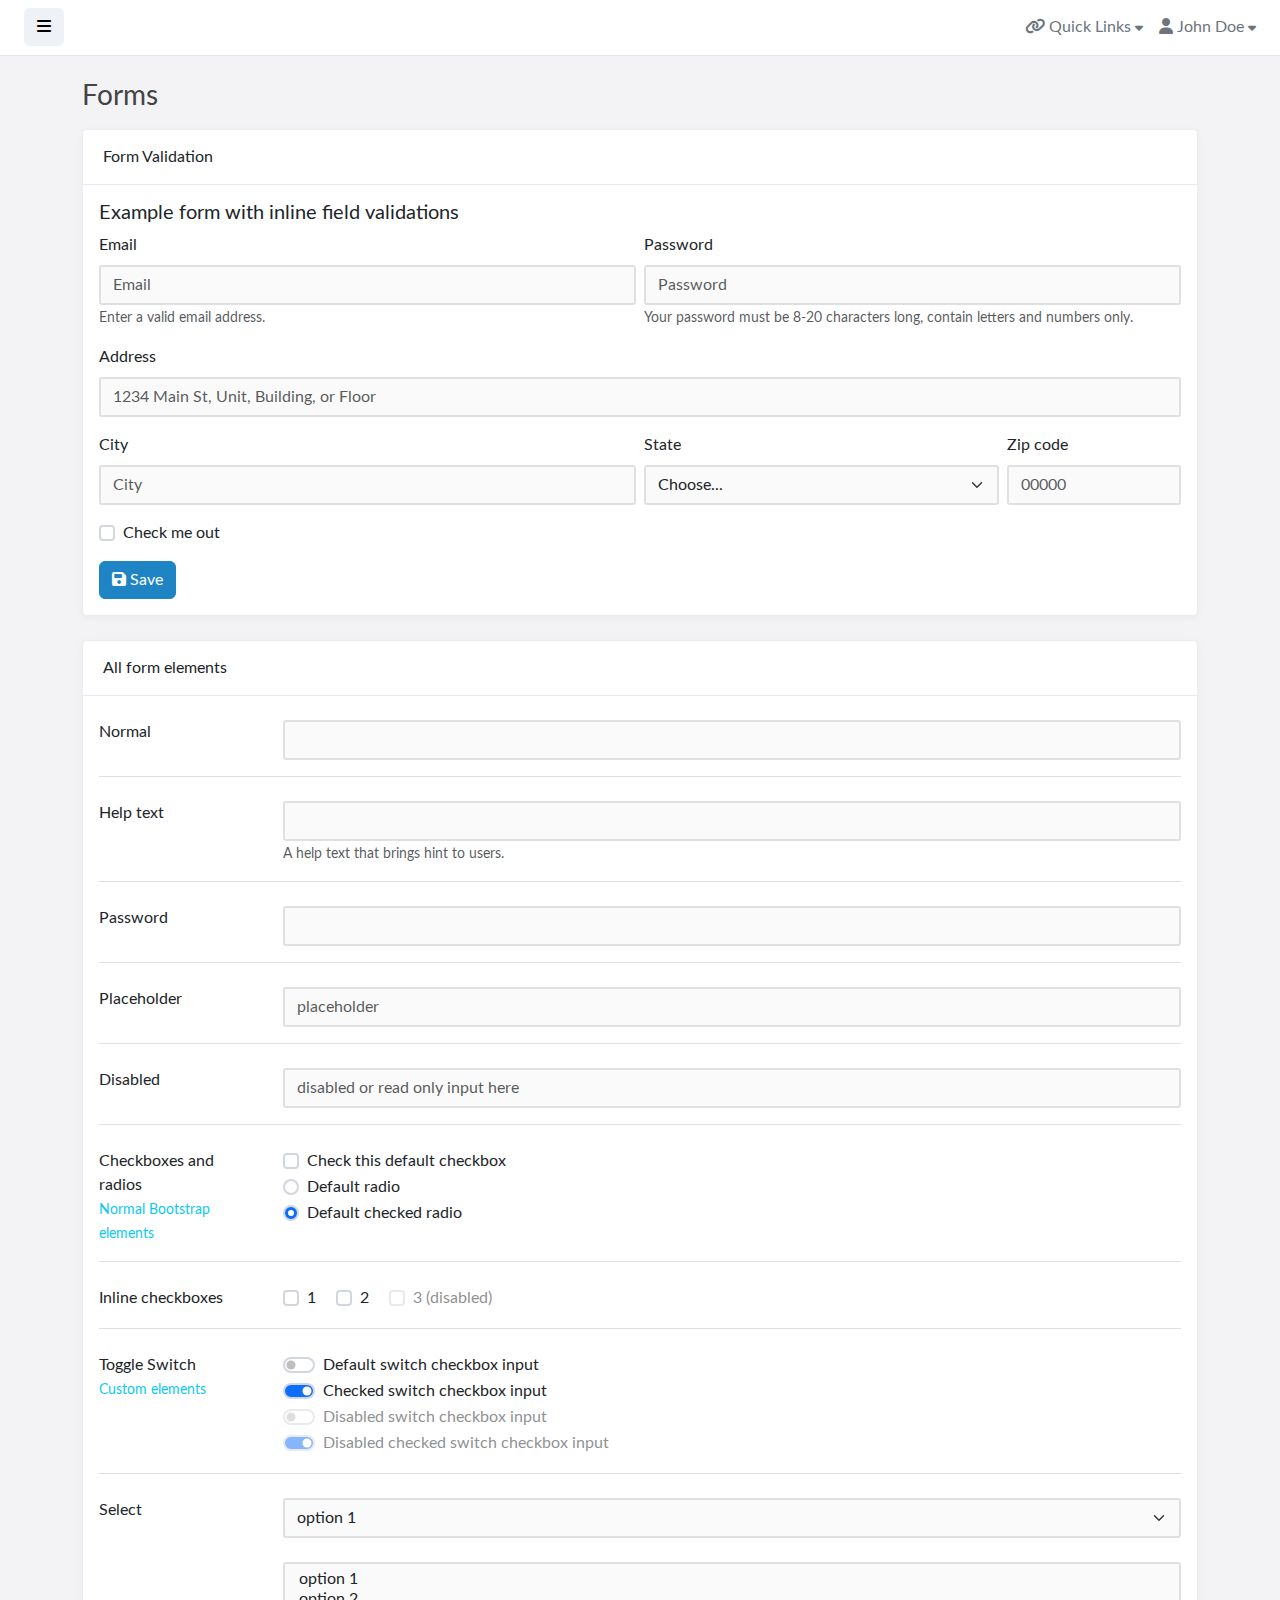
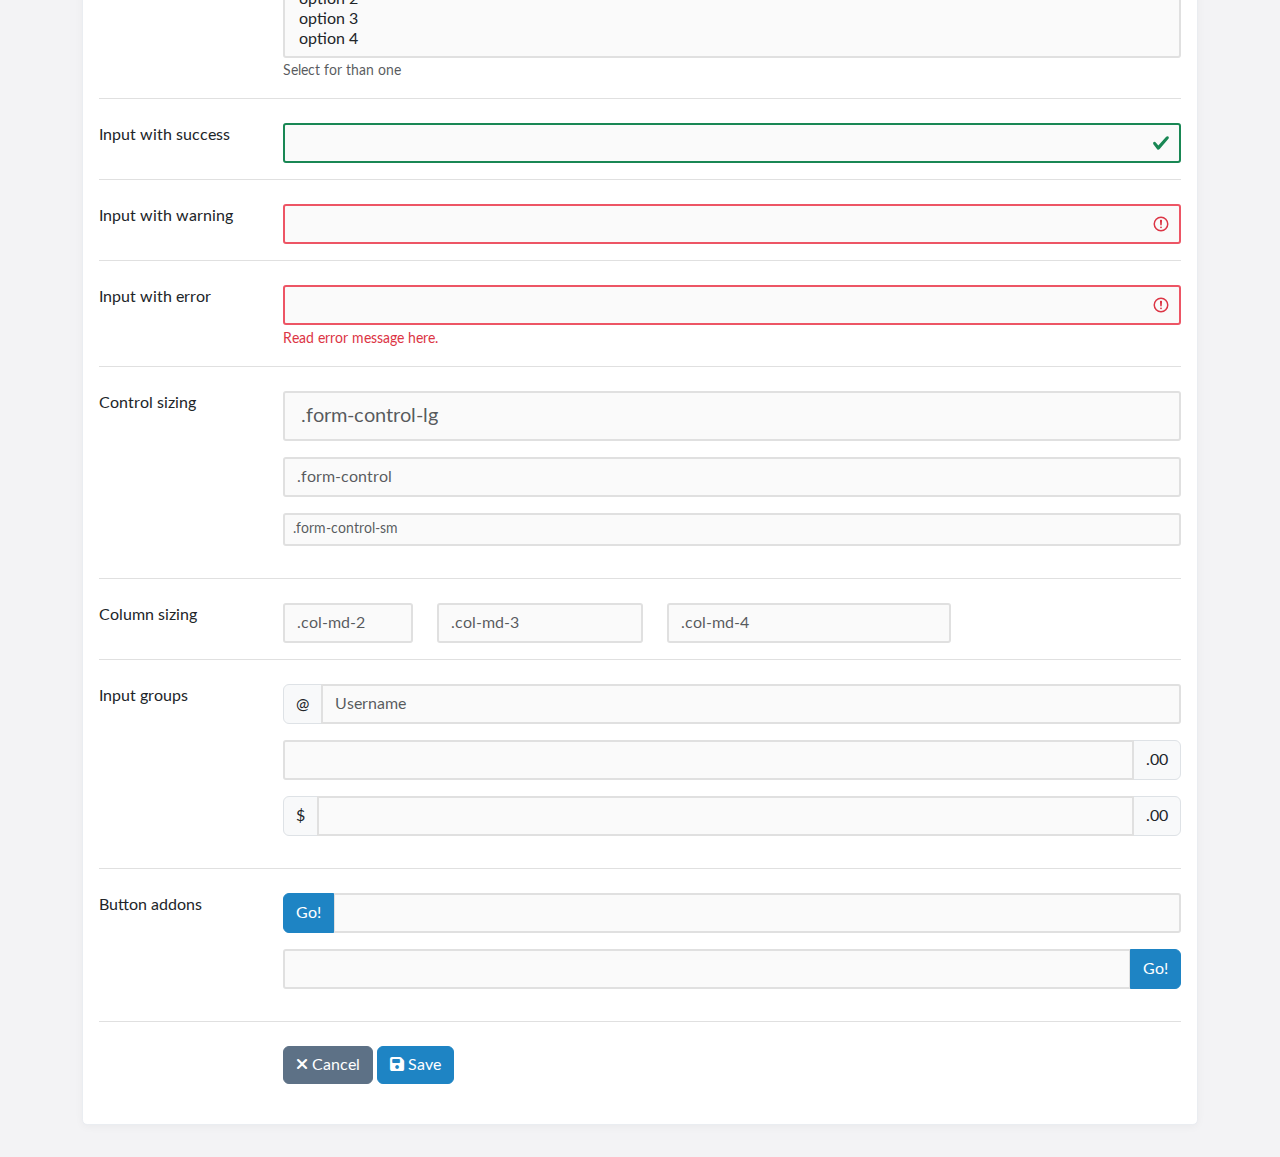
<file: forms.html>
<!doctype html>
<html lang="en">

<head>
    <meta charset="utf-8">
    <meta name="viewport" content="width=device-width, initial-scale=1, shrink-to-fit=no">
    <meta http-equiv="X-UA-Compatible" content="IE=edge">
    <title>Forms | Bootstrap Simple Admin Template</title>
    <link href="assets/vendor/fontawesome/css/fontawesome.min.css" rel="stylesheet">
    <link href="assets/vendor/fontawesome/css/solid.min.css" rel="stylesheet">
    <link href="assets/vendor/fontawesome/css/brands.min.css" rel="stylesheet">
    <link href="assets/vendor/bootstrap/css/bootstrap.min.css" rel="stylesheet">
    <link href="assets/css/master.css" rel="stylesheet">
</head>

<body>
    <div class="wrapper">
        <!-- sidebar navigation component -->
        <nav id="sidebar" class="active">
            <div class="sidebar-header">
                <img src="assets/img/bootstraper-logo.png" alt="bootraper logo" class="app-logo">
            </div>
            <ul class="list-unstyled components text-secondary">
                <li>
                    <a href="dashboard.html"><i class="fas fa-home"></i>Dashboard</a>
                </li>
                <li>
                    <a href="forms.html"><i class="fas fa-file-alt"></i>Forms</a>
                </li>
                <li>
                    <a href="tables.html"><i class="fas fa-table"></i>Tables</a>
                </li>
                <li>
                    <a href="charts.html"><i class="fas fa-chart-bar"></i>Charts</a>
                </li>
                <li>
                    <a href="icons.html"><i class="fas fa-icons"></i>Icons</a>
                </li>
                <li>
                    <a href="users.html"><i class="fas fa-user-friends"></i>Users</a>
                </li>
            </ul>
        </nav>
        <!-- end of sidebar component -->
        <div id="body" class="active">
            <!-- navbar navigation component -->
            <nav class="navbar navbar-expand-lg navbar-white bg-white">
                <button type="button" id="sidebarCollapse" class="btn btn-light">
                    <i class="fas fa-bars"></i><span></span>
                </button>
                <div class="collapse navbar-collapse" id="navbarSupportedContent">
                    <ul class="nav navbar-nav ms-auto">
                        <li class="nav-item dropdown">
                            <div class="nav-dropdown">
                                <a href="#" id="nav1" class="nav-item nav-link dropdown-toggle text-secondary" data-bs-toggle="dropdown" aria-expanded="false">
                                    <i class="fas fa-link"></i> <span>Quick Links</span> <i style="font-size: .8em;" class="fas fa-caret-down"></i>
                                </a>
                                <div class="dropdown-menu dropdown-menu-end nav-link-menu" aria-labelledby="nav1">
                                    <ul class="nav-list">
                                        <li><a href="" class="dropdown-item"><i class="fas fa-list"></i> Access Logs</a></li>
                                        <div class="dropdown-divider"></div>
                                        <li><a href="" class="dropdown-item"><i class="fas fa-database"></i> Back ups</a></li>
                                        <div class="dropdown-divider"></div>
                                        <li><a href="" class="dropdown-item"><i class="fas fa-cloud-download-alt"></i> Updates</a></li>
                                        <div class="dropdown-divider"></div>
                                        <li><a href="" class="dropdown-item"><i class="fas fa-user-shield"></i> Roles</a></li>
                                    </ul>
                                </div>
                            </div>
                        </li>
                        <li class="nav-item dropdown">
                            <div class="nav-dropdown">
                                <a href="#" id="nav2" class="nav-item nav-link dropdown-toggle text-secondary" data-bs-toggle="dropdown" aria-expanded="false">
                                    <i class="fas fa-user"></i> <span>John Doe</span> <i style="font-size: .8em;" class="fas fa-caret-down"></i>
                                </a>
                                <div class="dropdown-menu dropdown-menu-end nav-link-menu">
                                    <ul class="nav-list">
                                        <li><a href="" class="dropdown-item"><i class="fas fa-address-card"></i> Profile</a></li>
                                        <li><a href="" class="dropdown-item"><i class="fas fa-envelope"></i> Messages</a></li>
                                        <li><a href="" class="dropdown-item"><i class="fas fa-cog"></i> Settings</a></li>
                                        <div class="dropdown-divider"></div>
                                        <li><a href="" class="dropdown-item"><i class="fas fa-sign-out-alt"></i> Logout</a></li>
                                    </ul>
                                </div>
                            </div>
                        </li>
                    </ul>
                </div>
            </nav>
            <!-- end of navbar navigation -->
            <div class="content">
                <div class="container">
                    <div class="page-title">
                        <h3>Forms</h3>
                    </div>
                    <div class="row">
                        <div class="col-lg-12">
                            <div class="card">
                                <div class="card-header">Form Validation</div>
                                <div class="card-body">
                                    <h5 class="card-title">Example form with inline field validations</h5>
                                    <form class="needs-validation" novalidate accept-charset="utf-8">
                                        <div class="row g-2">
                                            <div class="mb-3 col-md-6">
                                                <label for="email" class="form-label">Email</label>
                                                <input type="email" class="form-control" name="email" placeholder="Email" required>
                                                <small class="form-text text-muted">Enter a valid email address.</small>
                                                <div class="valid-feedback">Looks good!</div>
                                                <div class="invalid-feedback">Please enter your email address.</div>
                                            </div>
                                            <div class="mb-3 col-md-6">
                                                <label for="password" class="form-label">Password</label>
                                                <input type="password" class="form-control" name="password" placeholder="Password" required>
                                                <small class="form-text text-muted">Your password must be 8-20 characters long, contain letters and numbers only.</small>
                                                <div class="valid-feedback">Looks good!</div>
                                                <div class="invalid-feedback">Please enter your password.</div>
                                            </div>
                                        </div>
                                        <div class="mb-3">
                                            <label for="address" class="form-label">Address</label>
                                            <input type="text" class="form-control" name="address" placeholder="1234 Main St, Unit, Building, or Floor" required>
                                            <div class="valid-feedback">Looks good!</div>
                                            <div class="invalid-feedback">Please enter your address.</div>
                                        </div>
                                        <div class="row g-2">
                                            <div class="mb-3 col-md-6">
                                                <label for="city" class="form-label">City</label>
                                                <input type="text" class="form-control" name="city" placeholder="City" required>
                                                <div class="valid-feedback">Looks good!</div>
                                                <div class="invalid-feedback">Please enter your City.</div>
                                            </div>
                                            <div class="mb-3 col-md-4">
                                                <label for="state" class="form-label">State</label>
                                                <select name="state" class="form-select" required>
                                                    <option value="" selected>Choose...</option>
                                                    <option value="1">New York</option>
                                                    <option value="2">Los Angeles</option>
                                                </select>
                                                <div class="valid-feedback">Looks good!</div>
                                                <div class="invalid-feedback">Please select a State.</div>
                                            </div>
                                            <div class="mb-3 col-md-2">
                                                <label for="zip" class="form-label">Zip code</label>
                                                <input type="text" class="form-control" name="zip" placeholder="00000" required>
                                                <div class="valid-feedback">Looks good!</div>
                                                <div class="invalid-feedback">Please enter a Zip code.</div>
                                            </div>
                                        </div>
                                        <div class="mb-3">
                                            <div class="form-check">
                                              <input class="form-check-input" type="checkbox" value="" id="check1" required>
                                              <label class="form-check-label" for="check1">
                                                Check me out
                                              </label>
                                              <div class="invalid-feedback">You must agree before submitting.</div>
                                            </div>
                                        </div>
                                        <button type="submit" class="btn btn-primary"><i class="fas fa-save"></i> Save</button>
                                    </form>
                                </div>
                            </div>
                        </div>
                        <div class="col-lg-12">
                            <div class="card">
                                <div class="card-header">All form elements</div>
                                <div class="card-body">
                                    <h5 class="card-title"></h5>
                                    <form class="">
                                        <div class="mb-3 row">
                                            <label class="col-sm-2">Normal</label>
                                            <div class="col-sm-10">
                                                <input type="text" name="" class="form-control">
                                            </div>
                                        </div>
                                        <div class="line"></div><br>
                                        <div class="mb-3 row">
                                            <label class="col-sm-2">Help text</label>
                                            <div class="col-sm-10">
                                                <input type="text" class="form-control">
                                                <small class="form-text text-muted">A help text that brings hint to users.</small>
                                            </div>
                                        </div>
                                        <div class="line"></div><br>
                                        <div class="mb-3 row">
                                            <label class="col-sm-2">Password</label>
                                            <div class="col-sm-10">
                                                <input type="password" name="password" class="form-control">
                                            </div>
                                        </div>
                                        <div class="line"></div><br>
                                        <div class="mb-3 row">
                                            <label class="col-sm-2">Placeholder</label>
                                            <div class="col-sm-10">
                                                <input type="text" placeholder="placeholder" class="form-control">
                                            </div>
                                        </div>
                                        <div class="line"></div><br>
                                        <div class="mb-3 row">
                                            <label class="col-sm-2">Disabled</label>
                                            <div class="col-sm-10">
                                                <input type="text" disabled="" placeholder="disabled or read only input here" class="form-control" readonly>
                                            </div>
                                        </div>
                                        <div class="line"></div><br>
                                        <div class="mb-3 row">
                                            <label class="col-sm-2">Checkboxes and radios <br>
                                                <small class="text-info">Normal Bootstrap elements</small>
                                            </label>
                                            <div class="col-sm-10">
                                                <div class="form-check">
                                                  <input class="form-check-input" type="checkbox" value="" id="check2">
                                                  <label class="form-check-label" for="check2">
                                                    Check this default checkbox
                                                  </label>
                                                </div>
                                                <div class="form-check">
                                                  <input class="form-check-input" type="radio" name="flexRadioDefault" id="radio1">
                                                  <label class="form-check-label" for="radio1">
                                                    Default radio
                                                  </label>
                                                </div>
                                                <div class="form-check">
                                                  <input class="form-check-input" type="radio" name="flexRadioDefault" id="radio2" checked>
                                                  <label class="form-check-label" for="radio2">
                                                    Default checked radio
                                                  </label>
                                                </div>
                                            </div>
                                        </div>
                                        <div class="line"></div><br>
                                        <div class="mb-3 row">
                                            <label class="col-sm-2">Inline checkboxes</label>
                                            <div class="col-sm-10">
                                                <div class="form-check form-check-inline">
                                                  <input class="form-check-input" type="checkbox" id="inlineCheckbox1" value="option1">
                                                  <label class="form-check-label" for="inlineCheckbox1">1</label>
                                                </div>
                                                <div class="form-check form-check-inline">
                                                  <input class="form-check-input" type="checkbox" id="inlineCheckbox2" value="option2">
                                                  <label class="form-check-label" for="inlineCheckbox2">2</label>
                                                </div>
                                                <div class="form-check form-check-inline">
                                                  <input class="form-check-input" type="checkbox" id="inlineCheckbox3" value="option3" disabled>
                                                  <label class="form-check-label" for="inlineCheckbox3">3 (disabled)</label>
                                                </div>
                                            </div>
                                        </div>
                                        <div class="line"></div><br>
                                        <div class="mb-3 row">
                                            <label class="col-sm-2">Toggle Switch<br>
                                                <small class="text-info">Custom elements</small>
                                            </label>
                                            <div class="col-sm-10">
                                                <div class="form-check form-switch">
                                                  <input class="form-check-input" type="checkbox" id="flexSwitchCheckDefault">
                                                  <label class="form-check-label" for="flexSwitchCheckDefault">Default switch checkbox input</label>
                                                </div>
                                                <div class="form-check form-switch">
                                                  <input class="form-check-input" type="checkbox" id="flexSwitchCheckChecked" checked>
                                                  <label class="form-check-label" for="flexSwitchCheckChecked">Checked switch checkbox input</label>
                                                </div>
                                                <div class="form-check form-switch">
                                                  <input class="form-check-input" type="checkbox" id="flexSwitchCheckDisabled" disabled>
                                                  <label class="form-check-label" for="flexSwitchCheckDisabled">Disabled switch checkbox input</label>
                                                </div>
                                                <div class="form-check form-switch">
                                                  <input class="form-check-input" type="checkbox" id="flexSwitchCheckCheckedDisabled" checked disabled>
                                                  <label class="form-check-label" for="flexSwitchCheckCheckedDisabled">Disabled checked switch checkbox input</label>
                                                </div>
                                            </div>
                                        </div>
                                        <div class="line"></div><br>
                                        <div class="mb-3 row">
                                            <label class="col-sm-2">Select</label>
                                            <div class="col-sm-10 select">
                                                <select name="" class="form-select">
                                                    <option value="">option 1</option>
                                                    <option value="">option 2</option>
                                                    <option value="">option 3</option>
                                                    <option value="">option 4</option>
                                                </select>
                                            </div>
                                            <div class="col-sm-10 offset-sm-2 select">
                                                <br>
                                                <select name="" multiple="" class="form-select">
                                                    <option value="">option 1</option>
                                                    <option value="">option 2</option>
                                                    <option value="">option 3</option>
                                                    <option value="">option 4</option>
                                                </select>
                                                <small class="form-text">Select for than one</small>
                                            </div>
                                        </div>
                                        <div class="line"></div><br>
                                        <div class="mb-3 row">
                                            <label class="col-sm-2">Input with success</label>
                                            <div class="col-sm-10">
                                                <input type="text" class="form-control is-valid">
                                            </div>
                                        </div>
                                        <div class="line"></div><br>
                                        <div class="mb-3 row">
                                            <label class="col-sm-2">Input with warning</label>
                                            <div class="col-sm-10">
                                                <input type="text" class="form-control is-invalid">
                                            </div>
                                        </div>
                                        <div class="line"></div><br>
                                        <div class="mb-3 row has-danger">
                                            <label class="col-sm-2">Input with error</label>
                                            <div class="col-sm-10">
                                                <input type="text" class="form-control is-invalid">
                                                <div class="invalid-feedback">Read error message here.</div>
                                            </div>
                                        </div>
                                        <div class="line"></div><br>
                                        <div class="mb-3 row">
                                            <label class="col-sm-2">Control sizing</label>
                                            <div class="col-sm-10">
                                                <div class="mb-3">
                                                    <input type="text" placeholder=".form-control-lg" class="form-control form-control-lg">
                                                </div>
                                                <div class="mb-3">
                                                    <input type="text" placeholder=".form-control" class="form-control">
                                                </div>
                                                <div class="mb-3">
                                                    <input type="text" placeholder=".form-control-sm" class="form-control form-control-sm">
                                                </div>
                                            </div>
                                        </div>
                                        <div class="line"></div><br>
                                        <div class="mb-3 row">
                                            <label class="col-sm-2">Column sizing</label>
                                            <div class="col-sm-10">
                                                <div class="row">
                                                    <div class="col-md-2">
                                                        <input type="text" placeholder=".col-md-2" class="form-control">
                                                    </div>
                                                    <div class="col-md-3">
                                                        <input type="text" placeholder=".col-md-3" class="form-control">
                                                    </div>
                                                    <div class="col-md-4">
                                                        <input type="text" placeholder=".col-md-4" class="form-control">
                                                    </div>
                                                </div>
                                            </div>
                                        </div>
                                        <div class="line"></div><br>
                                        <div class="mb-3 row">
                                            <label class="col-sm-2">Input groups</label>
                                            <div class="col-sm-10">
                                                <div class="mb-3">
                                                    <div class="input-group mb-3">
                                                      <span class="input-group-text" id="basic-addon1">@</span>
                                                      <input type="text" class="form-control" placeholder="Username" aria-label="Username" aria-describedby="basic-addon1">
                                                    </div>
                                                </div>
                                                <div class="mb-3">
                                                    <div class="input-group mb-3">
                                                      <input type="text" class="form-control" aria-label="Amount (to the nearest dollar)">
                                                      <span class="input-group-text">.00</span>
                                                    </div>
                                                </div>
                                                <div class="mb-3">
                                                    <div class="input-group mb-3">
                                                      <span class="input-group-text">$</span>
                                                      <input type="text" class="form-control" aria-label="Amount (to the nearest dollar)">
                                                      <span class="input-group-text">.00</span>
                                                    </div>
                                                </div>
                                            </div>
                                        </div>
                                        <div class="line"></div><br>
                                        <div class="mb-3 row">
                                            <label class="col-sm-2">Button addons</label>
                                            <div class="col-sm-10">
                                                <div class="mb-3">
                                                    <div class="input-group mb-3">
                                                      <button class="btn btn-primary" type="button" id="button-addon1">Go!</button>
                                                      <input type="text" class="form-control" placeholder="" aria-label="Example text with button addon" aria-describedby="button-addon1">
                                                    </div>
                                                </div>
                                                <div class="mb-3">
                                                    <div class="input-group mb-3">
                                                      <input type="text" class="form-control" placeholder="" aria-label="Example text with button addon" aria-describedby="button-addon2">
                                                      <button class="btn btn-primary" type="button" id="button-addon2">Go!</button>
                                                    </div>
                                                </div>
                                            </div>
                                        </div>
                                        <div class="line"></div><br>
                                        <div class="mb-3 row">
                                            <div class="col-sm-4 offset-sm-2">
                                                <button type="submit" class="btn btn-secondary mb-2"><i class="fas fa-times"></i> Cancel</button>
                                                <button type="submit" class="btn btn-primary mb-2"><i class="fas fa-save"></i> Save</button>
                                            </div>
                                        </div>
                                    </form>
                                </div>
                            </div>
                        </div>
                    </div>
                </div>
            </div>
        </div>
    </div>
    <script src="assets/vendor/jquery/jquery.min.js"></script>
    <script src="assets/vendor/bootstrap/js/bootstrap.bundle.min.js"></script>
    <script src="assets/js/form-validator.js"></script>
    <script src="assets/js/script.js"></script>
</body>

</html>
</file>
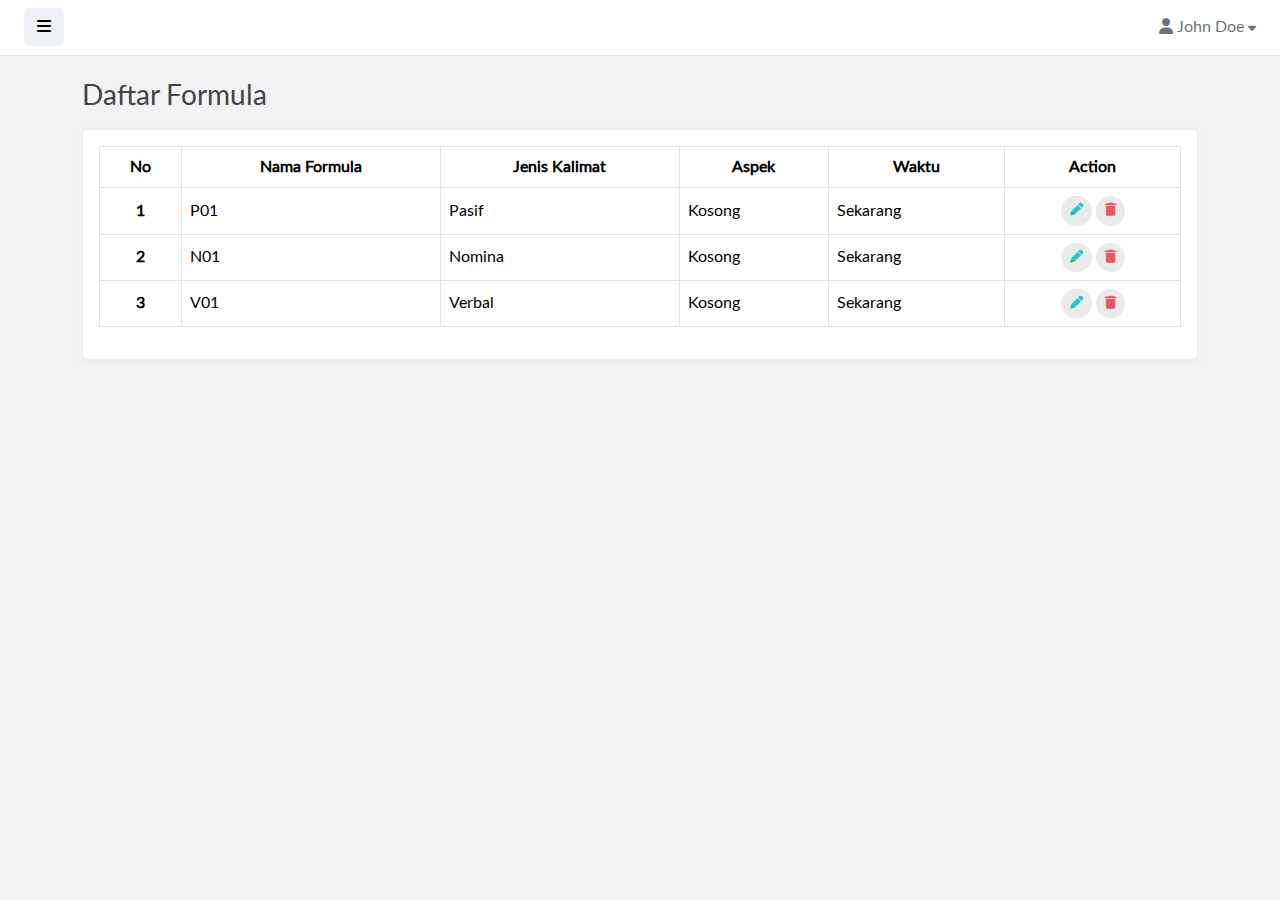
<file: formula_list.html>
<!doctype html>
<html lang="en">

<head>
    <meta charset="utf-8">
    <meta name="viewport" content="width=device-width, initial-scale=1, shrink-to-fit=no">
    <meta http-equiv="X-UA-Compatible" content="IE=edge">
    <title>Tables | Bootstrap Simple Admin Template</title>
    <link href="assets/vendor/fontawesome/css/fontawesome.min.css" rel="stylesheet">
    <link href="assets/vendor/fontawesome/css/solid.min.css" rel="stylesheet">
    <link href="assets/vendor/fontawesome/css/brands.min.css" rel="stylesheet">
    <link href="assets/vendor/bootstrap/css/bootstrap.min.css" rel="stylesheet">
    <link href="assets/vendor/datatables/datatables.min.css" rel="stylesheet">
    <link href="assets/css/master.css" rel="stylesheet">
</head>

<body>
    <div class="wrapper">
        <nav id="sidebar" class="active">
            <div class="sidebar-header">
                <img src="assets/img/bootstraper-logo.png" alt="bootraper logo" class="app-logo">
            </div>
            <ul class="list-unstyled components text-secondary">
                <li>
                    <a href="dashboard.html"><i class="fas fa-home"></i>Dashboard</a>
                </li>
                <li>
                    <a href="question_input.html"><i class="fas fa-file-alt"></i>Input Soal Quiz</a>
                </li>
                <li>
                    <a href="formula_input.html"><i class="fas fa-table"></i>Input Formula</a>
                </li>
                <li>
                    <a href="charts.html"><i class="fas fa-chart-bar"></i>Nilai</a>
                </li>
                <li>
                    <a href="formula_list.html"><i class="fas fa-icons"></i>Daftar Formula</a>
                </li>
                <li>
                    <a href="question_list.html"><i class="fas fa-user-friends"></i>Daftar Soal</a>
                </li>
            </ul>
        </nav>
        <div id="body" class="active">
            <nav class="navbar navbar-expand-lg navbar-white bg-white">
                <button type="button" id="sidebarCollapse" class="btn btn-light">
                    <i class="fas fa-bars"></i><span></span>
                </button>
                <div class="collapse navbar-collapse" id="navbarSupportedContent">
                    <ul class="nav navbar-nav ms-auto">
                        <li class="nav-item dropdown">
                        </li>
                        <li class="nav-item dropdown">
                            <div class="nav-dropdown">
                                <a href="#" id="nav2" class="nav-item nav-link dropdown-toggle text-secondary" data-bs-toggle="dropdown" aria-expanded="false">
                                    <i class="fas fa-user"></i> <span>John Doe</span> <i style="font-size: .8em;" class="fas fa-caret-down"></i>
                                </a>
                                <div class="dropdown-menu dropdown-menu-end nav-link-menu">
                                    <ul class="nav-list">
                                        <li><a href="" class="dropdown-item"><i class="fas fa-address-card"></i> Profile</a></li>
                                        <li><a href="" class="dropdown-item"><i class="fas fa-envelope"></i> Messages</a></li>
                                        <li><a href="" class="dropdown-item"><i class="fas fa-cog"></i> Settings</a></li>
                                        <div class="dropdown-divider"></div>
                                        <li><a href="" class="dropdown-item"><i class="fas fa-sign-out-alt"></i> Logout</a></li>
                                    </ul>
                                </div>
                            </div>
                        </li>
                    </ul>
                </div>
            </nav>
            <!-- end of navbar navigation -->
            <div class="content">
                <div class="container">
                    <div class="page-title">
                        <h3>Daftar Formula</h3>
                    </div>
                    <div class="row">
                        <div class="col-md-12 col-lg-12">
                            <div class="card">
                                <div class="card-body">
                                    <div class="table-responsive">
                                        <table class="table table-bordered">
                                            <thead>
                                                <tr>
                                                    <th scope="col" style="text-align: center;">No</th>
                                                    <th scope="col" style="text-align: center;">Nama Formula</th>
                                                    <th scope="col" style="text-align: center;">Jenis Kalimat</th>
                                                    <th scope="col" style="text-align: center;">Aspek</th>
                                                    <th scope="col" style="text-align: center;">Waktu</th>
                                                    <th scope="col" style="text-align: center;">Action</th>
                                                </tr>
                                                
                                            </thead>
                                            <tbody>
                                                <tr>
                                                    <th scope="row" class="text-center">1</th>
                                                    <td>P01</td>
                                                    <td>Pasif</td>
                                                    <td>Kosong</td>
                                                    <td>Sekarang</td>
                                                    <td class="text-center">
                                                        <a href="" class="btn btn-outline-info btn-rounded"><i class="fas fa-pen"></i></a>
                                                        <a href="" class="btn btn-outline-danger btn-rounded"><i class="fas fa-trash"></i></a>
                                                    </td>
                                                </tr>
                                                <tr>
                                                    <th scope="row" class="text-center">2</th>
                                                    <td>N01</td>
                                                    <td>Nomina</td>
                                                    <td>Kosong</td>
                                                    <td>Sekarang</td>
                                                    <td class="text-center">
                                                        <a href="" class="btn btn-outline-info btn-rounded"><i class="fas fa-pen"></i></a>
                                                        <a href="" class="btn btn-outline-danger btn-rounded"><i class="fas fa-trash"></i></a>
                                                    </td>
                                                </tr>
                                                <tr>
                                                    <th scope="row" class="text-center">3</th>
                                                    <td>V01</td>
                                                    <td>Verbal</td>
                                                    <td>Kosong</td>
                                                    <td>Sekarang</td>
                                                    <td class="text-center">
                                                        <a href="" class="btn btn-outline-info btn-rounded"><i class="fas fa-pen"></i></a>
                                                        <a href="" class="btn btn-outline-danger btn-rounded"><i class="fas fa-trash"></i></a>
                                                    </td>
                                                </tr>
                                            </tbody>
                                        </table>
                                    </div>
                                </div>
                            </div>
                        </div>
                    </div>
                </div>
            </div>
        </div>
    </div>
    <script src="assets/vendor/jquery/jquery.min.js"></script>
    <script src="assets/vendor/bootstrap/js/bootstrap.bundle.min.js"></script>
    <script src="assets/vendor/datatables/datatables.min.js"></script>
    <script src="assets/js/initiate-datatables.js"></script>
    <script src="assets/js/script.js"></script>
</body>

</html>
</file>
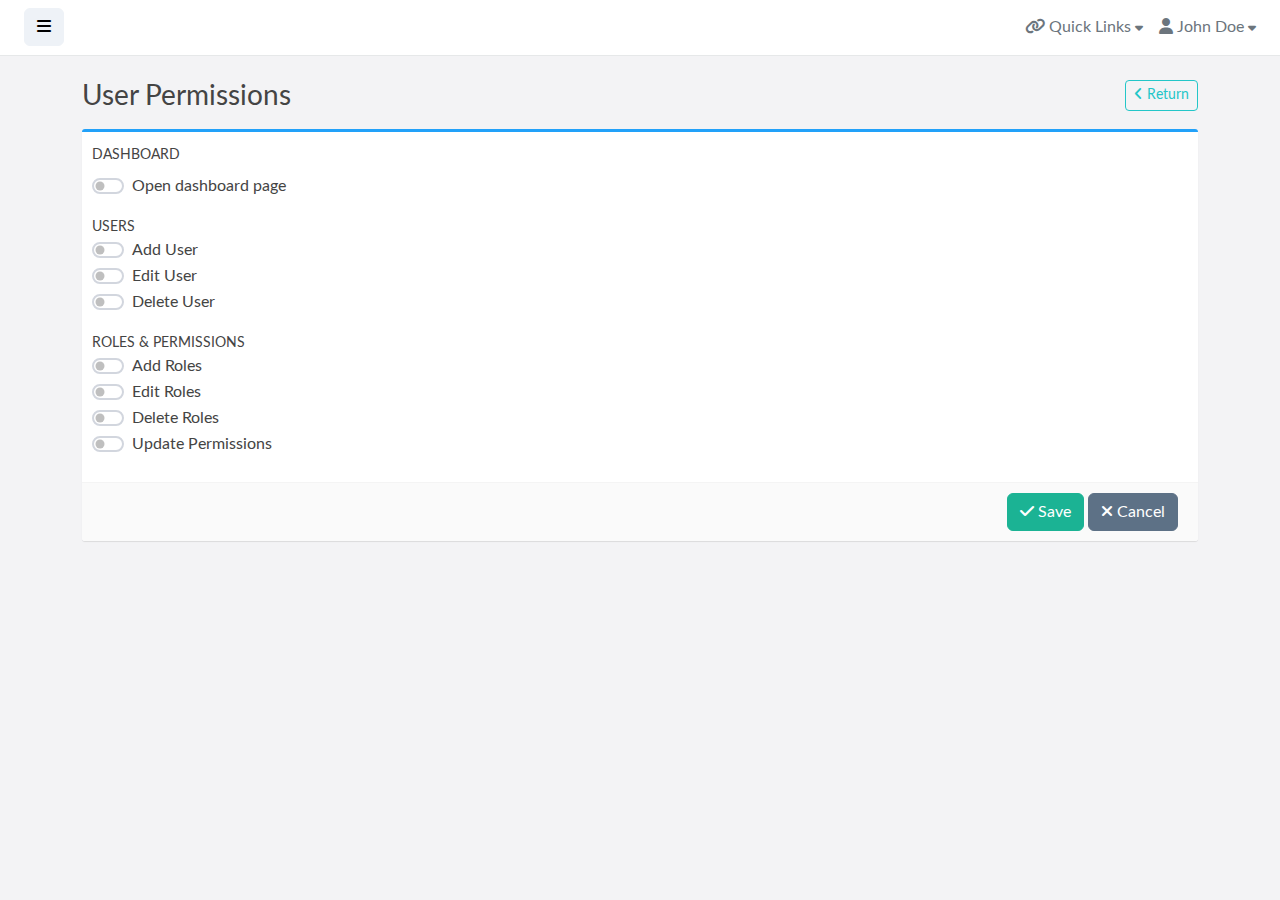
<file: permissions.html>
<!doctype html>
<!-- 
* Bootstrap Simple Admin Template
* Version: 2.1
* Author: Alexis Luna
* Website: https://github.com/alexis-luna/bootstrap-simple-admin-template
-->
<html lang="en">

<head>
    <meta charset="utf-8">
    <meta name="viewport" content="width=device-width, initial-scale=1, shrink-to-fit=no">
    <meta http-equiv="X-UA-Compatible" content="IE=edge">
    <title>User Permissions | Bootstrap Simple Admin Template</title>
    <link href="assets/vendor/fontawesome/css/fontawesome.min.css" rel="stylesheet">
    <link href="assets/vendor/fontawesome/css/solid.min.css" rel="stylesheet">
    <link href="assets/vendor/fontawesome/css/brands.min.css" rel="stylesheet">
    <link href="assets/vendor/bootstrap/css/bootstrap.min.css" rel="stylesheet">
    <link href="assets/css/master.css" rel="stylesheet">
</head>

<body>
    <div class="wrapper">
        <!-- sidebar navigation component -->
        <nav id="sidebar" class="active">
            <div class="sidebar-header">
                <img src="assets/img/bootstraper-logo.png" alt="bootraper logo" class="app-logo">
            </div>
            <ul class="list-unstyled components text-secondary">
                <li>
                    <a href="dashboard.html"><i class="fas fa-home"></i>Dashboard</a>
                </li>
                <li>
                    <a href="forms.html"><i class="fas fa-file-alt"></i>Forms</a>
                </li>
                <li>
                    <a href="tables.html"><i class="fas fa-table"></i>Tables</a>
                </li>
                <li>
                    <a href="charts.html"><i class="fas fa-chart-bar"></i>Charts</a>
                </li>
                <li>
                    <a href="icons.html"><i class="fas fa-icons"></i>Icons</a>
                </li>
                <li>
                    <a href="#uielementsmenu" data-bs-toggle="collapse" aria-expanded="false" class="dropdown-toggle no-caret-down"><i class="fas fa-layer-group"></i>UI Elements</a>
                    <ul class="collapse list-unstyled" id="uielementsmenu">
                        <li>
                            <a href="ui-buttons.html"><i class="fas fa-angle-right"></i>Buttons</a>
                        </li>
                        <li>
                            <a href="ui-badges.html"><i class="fas fa-angle-right"></i>Badges</a>
                        </li>
                        <li>
                            <a href="ui-cards.html"><i class="fas fa-angle-right"></i>Cards</a>
                        </li>
                        <li>
                            <a href="ui-alerts.html"><i class="fas fa-angle-right"></i>Alerts</a>
                        </li>
                        <li>
                            <a href="ui-tabs.html"><i class="fas fa-angle-right"></i>Tabs</a>
                        </li>
                        <li>
                            <a href="ui-date-time-picker.html"><i class="fas fa-angle-right"></i>Date & Time Picker</a>
                        </li>
                    </ul>
                </li>
                <li>
                    <a href="#authmenu" data-bs-toggle="collapse" aria-expanded="false" class="dropdown-toggle no-caret-down"><i class="fas fa-user-shield"></i>Authentication</a>
                    <ul class="collapse list-unstyled" id="authmenu">
                        <li>
                            <a href="login.html"><i class="fas fa-lock"></i>Login</a>
                        </li>
                        <li>
                            <a href="signup.html"><i class="fas fa-user-plus"></i>Signup</a>
                        </li>
                        <li>
                            <a href="forgot-password.html"><i class="fas fa-user-lock"></i>Forgot password</a>
                        </li>
                    </ul>
                </li>
                <li>
                    <a href="#pagesmenu" data-bs-toggle="collapse" aria-expanded="false" class="dropdown-toggle no-caret-down"><i class="fas fa-copy"></i>Pages</a>
                    <ul class="collapse list-unstyled" id="pagesmenu">
                        <li>
                            <a href="blank.html"><i class="fas fa-file"></i>Blank page</a>
                        </li>
                        <li>
                            <a href="404.html"><i class="fas fa-info-circle"></i>404 Error page</a>
                        </li>
                        <li>
                            <a href="500.html"><i class="fas fa-info-circle"></i>500 Error page</a>
                        </li>
                    </ul>
                </li>
                <li>
                    <a href="users.html"><i class="fas fa-user-friends"></i>Users</a>
                </li>
                <li>
                    <a href="settings.html"><i class="fas fa-cog"></i>Settings</a>
                </li>
            </ul>
        </nav>
        <!-- end of sidebar component -->
        <div id="body" class="active">
            <!-- navbar navigation component -->
            <nav class="navbar navbar-expand-lg navbar-white bg-white">
                <button type="button" id="sidebarCollapse" class="btn btn-light">
                    <i class="fas fa-bars"></i><span></span>
                </button>
                <div class="collapse navbar-collapse" id="navbarSupportedContent">
                    <ul class="nav navbar-nav ms-auto">
                        <li class="nav-item dropdown">
                            <div class="nav-dropdown">
                                <a href="#" id="nav1" class="nav-item nav-link dropdown-toggle text-secondary" data-bs-toggle="dropdown" aria-expanded="false">
                                    <i class="fas fa-link"></i> <span>Quick Links</span> <i style="font-size: .8em;" class="fas fa-caret-down"></i>
                                </a>
                                <div class="dropdown-menu dropdown-menu-end nav-link-menu" aria-labelledby="nav1">
                                    <ul class="nav-list">
                                        <li><a href="" class="dropdown-item"><i class="fas fa-list"></i> Access Logs</a></li>
                                        <div class="dropdown-divider"></div>
                                        <li><a href="" class="dropdown-item"><i class="fas fa-database"></i> Back ups</a></li>
                                        <div class="dropdown-divider"></div>
                                        <li><a href="" class="dropdown-item"><i class="fas fa-cloud-download-alt"></i> Updates</a></li>
                                        <div class="dropdown-divider"></div>
                                        <li><a href="" class="dropdown-item"><i class="fas fa-user-shield"></i> Roles</a></li>
                                    </ul>
                                </div>
                            </div>
                        </li>
                        <li class="nav-item dropdown">
                            <div class="nav-dropdown">
                                <a href="#" id="nav2" class="nav-item nav-link dropdown-toggle text-secondary" data-bs-toggle="dropdown" aria-expanded="false">
                                    <i class="fas fa-user"></i> <span>John Doe</span> <i style="font-size: .8em;" class="fas fa-caret-down"></i>
                                </a>
                                <div class="dropdown-menu dropdown-menu-end nav-link-menu">
                                    <ul class="nav-list">
                                        <li><a href="" class="dropdown-item"><i class="fas fa-address-card"></i> Profile</a></li>
                                        <li><a href="" class="dropdown-item"><i class="fas fa-envelope"></i> Messages</a></li>
                                        <li><a href="" class="dropdown-item"><i class="fas fa-cog"></i> Settings</a></li>
                                        <div class="dropdown-divider"></div>
                                        <li><a href="" class="dropdown-item"><i class="fas fa-sign-out-alt"></i> Logout</a></li>
                                    </ul>
                                </div>
                            </div>
                        </li>
                    </ul>
                </div>
            </nav>
            <!-- end of navbar navigation -->
            <div class="content">
                <div class="container">
                    <div class="page-title">
                        <h3>User Permissions
                            <a href="roles.html" class="btn btn-sm btn-outline-info float-end"><i class="fas fa-angle-left"></i> <span class="btn-header">Return</span></a>
                        </h3>
                    </div>
                    <div class="box box-primary">
                        <div class="box-body">
                            <form accept-charset="utf-8">
                                <div class="mb-3">
                                    <label for="email" class="form-label text-uppercase"><small>Dashboard</small></label>
                                    <div class="form-check form-switch">
                                      <input class="form-check-input" type="checkbox" id="switch1">
                                      <label class="form-check-label" for="switch1">Open dashboard page</label>
                                    </div>
                                </div>
                                <div class="mb-3">
                                    <label for="email" class="text-uppercase"><small>Users</small></label>
                                    <div class="form-check form-switch">
                                      <input class="form-check-input" type="checkbox" id="switch2">
                                      <label class="form-check-label" for="switch2">Add User</label>
                                    </div>
                                    <div class="form-check form-switch">
                                      <input class="form-check-input" type="checkbox" id="switch3">
                                      <label class="form-check-label" for="switch3">Edit User</label>
                                    </div>
                                    <div class="form-check form-switch">
                                      <input class="form-check-input" type="checkbox" id="switch4">
                                      <label class="form-check-label" for="switch4">Delete User</label>
                                    </div>
                                </div>
                                <div class="mb-3">
                                    <label for="email" class="text-uppercase"><small>Roles & Permissions</small></label>

                                    <div class="form-check form-switch">
                                      <input class="form-check-input" type="checkbox" id="switch5">
                                      <label class="form-check-label" for="switch5">Add Roles</label>
                                    </div>
                                    <div class="form-check form-switch">
                                      <input class="form-check-input" type="checkbox" id="switch6">
                                      <label class="form-check-label" for="switch6">Edit Roles</label>
                                    </div>
                                    <div class="form-check form-switch">
                                      <input class="form-check-input" type="checkbox" id="switch7">
                                      <label class="form-check-label" for="switch7">Delete Roles</label>
                                    </div>
                                    <div class="form-check form-switch">
                                      <input class="form-check-input" type="checkbox" id="switch8">
                                      <label class="form-check-label" for="switch8">Update Permissions</label>
                                    </div>
                                </div>
                            </form>
                        </div>
                        <div class="box-footer">
                            <button type="submit" class="btn btn-success"><i class="fas fa-check"></i> Save</button>
                            <a href="roles.html" class="btn btn-secondary"><i class="fas fa-times"></i> Cancel</a>
                        </div>
                    </div>
                </div>
            </div>
        </div>
    </div>
    <script src="assets/vendor/jquery/jquery.min.js"></script>
    <script src="assets/vendor/bootstrap/js/bootstrap.bundle.min.js"></script>
    <script src="assets/js/script.js"></script>
</body>

</html>
</file>
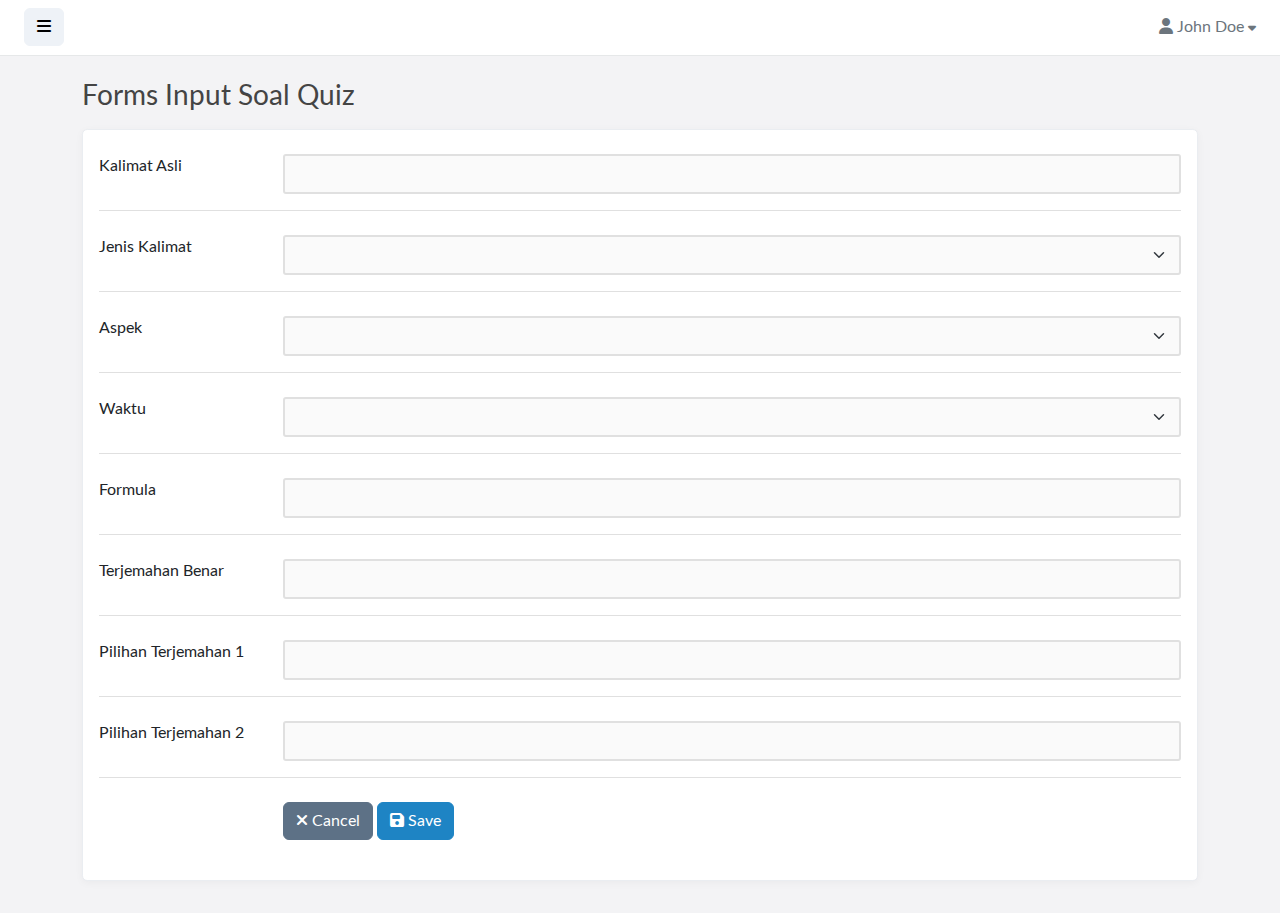
<file: question_input.html>
<!doctype html>
<html lang="en">

<head>
    <meta charset="utf-8">
    <meta name="viewport" content="width=device-width, initial-scale=1, shrink-to-fit=no">
    <meta http-equiv="X-UA-Compatible" content="IE=edge">
    <title>Forms | Bootstrap Simple Admin Template</title>
    <link href="assets/vendor/fontawesome/css/fontawesome.min.css" rel="stylesheet">
    <link href="assets/vendor/fontawesome/css/solid.min.css" rel="stylesheet">
    <link href="assets/vendor/fontawesome/css/brands.min.css" rel="stylesheet">
    <link href="assets/vendor/bootstrap/css/bootstrap.min.css" rel="stylesheet">
    <link href="assets/css/master.css" rel="stylesheet">
</head>

<body>
    <div class="wrapper">
        <!-- sidebar navigation component -->
        <nav id="sidebar" class="active">
            <div class="sidebar-header">
                <img src="assets/img/bootstraper-logo.png" alt="bootraper logo" class="app-logo">
            </div>
            <ul class="list-unstyled components text-secondary">
                <li>
                    <a href="dashboard.html"><i class="fas fa-home"></i>Dashboard</a>
                </li>
                <li>
                    <a href="question_input.html"><i class="fas fa-file-alt"></i>Input Soal Quiz</a>
                </li>
                <li>
                    <a href="formula_input.html"><i class="fas fa-table"></i>Input Formula</a>
                </li>
                <li>
                    <a href="charts.html"><i class="fas fa-chart-bar"></i>Nilai</a>
                </li>
                <li>
                    <a href="icons.html"><i class="fas fa-icons"></i>Daftar Formula</a>
                </li>
                <li>
                    <a href="users.html"><i class="fas fa-user-friends"></i>Daftar Soal</a>
                </li>
            </ul>
        </nav>
        <!-- end of sidebar component -->
        <div id="body" class="active">
            <!-- navbar navigation component -->
            <nav class="navbar navbar-expand-lg navbar-white bg-white">
                <button type="button" id="sidebarCollapse" class="btn btn-light">
                    <i class="fas fa-bars"></i><span></span>
                </button>
                <div class="collapse navbar-collapse" id="navbarSupportedContent">
                    <ul class="nav navbar-nav ms-auto">
                        <li class="nav-item dropdown">
                            <div class="nav-dropdown">
                                <div class="dropdown-menu dropdown-menu-end nav-link-menu" aria-labelledby="nav1">
                                    <ul class="nav-list">
                                        <li><a href="" class="dropdown-item"><i class="fas fa-list"></i> Access Logs</a></li>
                                        <div class="dropdown-divider"></div>
                                        <li><a href="" class="dropdown-item"><i class="fas fa-database"></i> Back ups</a></li>
                                        <div class="dropdown-divider"></div>
                                        <li><a href="" class="dropdown-item"><i class="fas fa-cloud-download-alt"></i> Updates</a></li>
                                        <div class="dropdown-divider"></div>
                                        <li><a href="" class="dropdown-item"><i class="fas fa-user-shield"></i> Roles</a></li>
                                    </ul>
                                </div>
                            </div>
                        </li>
                        <li class="nav-item dropdown">
                            <div class="nav-dropdown">
                                <a href="#" id="nav2" class="nav-item nav-link dropdown-toggle text-secondary" data-bs-toggle="dropdown" aria-expanded="false">
                                    <i class="fas fa-user"></i> <span>John Doe</span> <i style="font-size: .8em;" class="fas fa-caret-down"></i>
                                </a>
                                <div class="dropdown-menu dropdown-menu-end nav-link-menu">
                                    <ul class="nav-list">
                                        <li><a href="" class="dropdown-item"><i class="fas fa-address-card"></i> Profile</a></li>
                                        <li><a href="" class="dropdown-item"><i class="fas fa-envelope"></i> Messages</a></li>
                                        <li><a href="" class="dropdown-item"><i class="fas fa-cog"></i> Settings</a></li>
                                        <div class="dropdown-divider"></div>
                                        <li><a href="" class="dropdown-item"><i class="fas fa-sign-out-alt"></i> Logout</a></li>
                                    </ul>
                                </div>
                            </div>
                        </li>
                    </ul>
                </div>
            </nav>
            <!-- end of navbar navigation -->
            <div class="content">
                <div class="container">
                    <div class="page-title">
                        <h3>Forms Input Soal Quiz</h3>
                    </div>
                    <div class="row">
                        <div class="col-lg-12">
                            <div class="card">
                                <div class="card-body">
                                    <h5 class="card-title"></h5>
                                    <form class="">
                                        <div class="mb-3 row">
                                            <label class="col-sm-2">Kalimat Asli</label>
                                            <div class="col-sm-10">
                                                <input type="text" name="kalimat_asli" class="form-control">
                                            </div>
                                        </div>
                                        <div class="line"></div><br>
                                        <div class="mb-3 row">
                                            <label class="col-sm-2">Jenis Kalimat</label>
                                            <div class="col-sm-10 select">
                                                <select name="" class="form-select">
                                                    <option value=""></option>
                                                    <option value="Verbal">Verbal</option>
                                                    <option value="Pasif">Pasif</option>
                                                    <option value="Nomina">Nomina</option>
                                                </select>
                                            </div>
                                        </div>
                                        <div class="line"></div><br>
                                        <div class="mb-3 row">
                                            <label class="col-sm-2">Aspek</label>
                                            <div class="col-sm-10 select">
                                                <select name="" class="form-select">
                                                    <option value=""></option>
                                                    <option value="ke-sudah-an">ke-sudah-an</option>
                                                    <option value="ke-sedang-an">ke-sedang-an</option>
                                                    <option value="ke-akandatang-an">ke-akandatang-an</option>
                                                    <option value="kosong">kosong</option>
                                                </select>
                                            </div>
                                        </div>
                                        <div class="line"></div><br>
                                        <div class="mb-3 row">
                                            <label class="col-sm-2">Waktu</label>
                                            <div class="col-sm-10 select">
                                                <select name="" class="form-select">
                                                    <option value=""></option>
                                                    <option value="Sekarang">Sekarang</option>
                                                    <option value="Lampau">Lampau</option>
                                                    <option value="Akan Datang">Akan Datang</option>
                                                </select>
                                            </div>
                                        </div>
                                        <div class="line"></div><br>
                                        <div class="mb-3 row">
                                            <label class="col-sm-2">Formula</label>
                                            <div class="col-sm-10">
                                                <input type="text" name="formula" class="form-control">
                                            </div>
                                        </div>
                                        <div class="line"></div><br>
                                        <div class="mb-3 row">
                                            <label class="col-sm-2">Terjemahan Benar</label>
                                            <div class="col-sm-10">
                                                <input type="text" name="correct_trans" class="form-control">
                                            </div>
                                        </div>
                                        <div class="line"></div><br>
                                        <div class="mb-3 row">
                                            <label class="col-sm-2">Pilihan Terjemahan 1</label>
                                            <div class="col-sm-10">
                                                <input type="text" name="incorrect_trans1" class="form-control">
                                            </div>
                                        </div>
                                        <div class="line"></div><br>
                                        <div class="mb-3 row">
                                            <label class="col-sm-2">Pilihan Terjemahan 2</label>
                                            <div class="col-sm-10">
                                                <input type="text" name="incorrect_trans2" class="form-control">
                                            </div>
                                        </div>
                                        <div class="line"></div><br>
                                        <div class="mb-3 row">
                                            <div class="col-sm-4 offset-sm-2">
                                                <button type="submit" class="btn btn-secondary mb-2"><i class="fas fa-times"></i> Cancel</button>
                                                <button type="submit" class="btn btn-primary mb-2"><i class="fas fa-save"></i> Save</button>
                                            </div>
                                        </div>
                                    </form>
                                </div>
                            </div>
                        </div>
                    </div>
                </div>
            </div>
        </div>
    </div>
    <script src="assets/vendor/jquery/jquery.min.js"></script>
    <script src="assets/vendor/bootstrap/js/bootstrap.bundle.min.js"></script>
    <script src="assets/js/form-validator.js"></script>
    <script src="assets/js/script.js"></script>
</body>

</html>
</file>
<file: assets/vendor/fontawesome/css/solid.min.css>
/*!
 * Font Awesome Free 6.5.2 by @fontawesome - https://fontawesome.com
 * License - https://fontawesome.com/license/free (Icons: CC BY 4.0, Fonts: SIL OFL 1.1, Code: MIT License)
 * Copyright 2024 Fonticons, Inc.
 */
:host,:root{--fa-style-family-classic:"Font Awesome 6 Free";--fa-font-solid:normal 900 1em/1 "Font Awesome 6 Free"}@font-face{font-family:"Font Awesome 6 Free";font-style:normal;font-weight:900;font-display:block;src:url(../webfonts/fa-solid-900.woff2) format("woff2"),url(../webfonts/fa-solid-900.ttf) format("truetype")}.fa-solid,.fas{font-weight:900}
</file>
<file: assets/vendor/fontawesome/css/brands.min.css>
/*!
 * Font Awesome Free 6.5.2 by @fontawesome - https://fontawesome.com
 * License - https://fontawesome.com/license/free (Icons: CC BY 4.0, Fonts: SIL OFL 1.1, Code: MIT License)
 * Copyright 2024 Fonticons, Inc.
 */
:host,:root{--fa-style-family-brands:"Font Awesome 6 Brands";--fa-font-brands:normal 400 1em/1 "Font Awesome 6 Brands"}@font-face{font-family:"Font Awesome 6 Brands";font-style:normal;font-weight:400;font-display:block;src:url(../webfonts/fa-brands-400.woff2) format("woff2"),url(../webfonts/fa-brands-400.ttf) format("truetype")}.fa-brands,.fab{font-weight:400}.fa-monero:before{content:"\f3d0"}.fa-hooli:before{content:"\f427"}.fa-yelp:before{content:"\f1e9"}.fa-cc-visa:before{content:"\f1f0"}.fa-lastfm:before{content:"\f202"}.fa-shopware:before{content:"\f5b5"}.fa-creative-commons-nc:before{content:"\f4e8"}.fa-aws:before{content:"\f375"}.fa-redhat:before{content:"\f7bc"}.fa-yoast:before{content:"\f2b1"}.fa-cloudflare:before{content:"\e07d"}.fa-ups:before{content:"\f7e0"}.fa-pixiv:before{content:"\e640"}.fa-wpexplorer:before{content:"\f2de"}.fa-dyalog:before{content:"\f399"}.fa-bity:before{content:"\f37a"}.fa-stackpath:before{content:"\f842"}.fa-buysellads:before{content:"\f20d"}.fa-first-order:before{content:"\f2b0"}.fa-modx:before{content:"\f285"}.fa-guilded:before{content:"\e07e"}.fa-vnv:before{content:"\f40b"}.fa-js-square:before,.fa-square-js:before{content:"\f3b9"}.fa-microsoft:before{content:"\f3ca"}.fa-qq:before{content:"\f1d6"}.fa-orcid:before{content:"\f8d2"}.fa-java:before{content:"\f4e4"}.fa-invision:before{content:"\f7b0"}.fa-creative-commons-pd-alt:before{content:"\f4ed"}.fa-centercode:before{content:"\f380"}.fa-glide-g:before{content:"\f2a6"}.fa-drupal:before{content:"\f1a9"}.fa-jxl:before{content:"\e67b"}.fa-hire-a-helper:before{content:"\f3b0"}.fa-creative-commons-by:before{content:"\f4e7"}.fa-unity:before{content:"\e049"}.fa-whmcs:before{content:"\f40d"}.fa-rocketchat:before{content:"\f3e8"}.fa-vk:before{content:"\f189"}.fa-untappd:before{content:"\f405"}.fa-mailchimp:before{content:"\f59e"}.fa-css3-alt:before{content:"\f38b"}.fa-reddit-square:before,.fa-square-reddit:before{content:"\f1a2"}.fa-vimeo-v:before{content:"\f27d"}.fa-contao:before{content:"\f26d"}.fa-square-font-awesome:before{content:"\e5ad"}.fa-deskpro:before{content:"\f38f"}.fa-brave:before{content:"\e63c"}.fa-sistrix:before{content:"\f3ee"}.fa-instagram-square:before,.fa-square-instagram:before{content:"\e055"}.fa-battle-net:before{content:"\f835"}.fa-the-red-yeti:before{content:"\f69d"}.fa-hacker-news-square:before,.fa-square-hacker-news:before{content:"\f3af"}.fa-edge:before{content:"\f282"}.fa-threads:before{content:"\e618"}.fa-napster:before{content:"\f3d2"}.fa-snapchat-square:before,.fa-square-snapchat:before{content:"\f2ad"}.fa-google-plus-g:before{content:"\f0d5"}.fa-artstation:before{content:"\f77a"}.fa-markdown:before{content:"\f60f"}.fa-sourcetree:before{content:"\f7d3"}.fa-google-plus:before{content:"\f2b3"}.fa-diaspora:before{content:"\f791"}.fa-foursquare:before{content:"\f180"}.fa-stack-overflow:before{content:"\f16c"}.fa-github-alt:before{content:"\f113"}.fa-phoenix-squadron:before{content:"\f511"}.fa-pagelines:before{content:"\f18c"}.fa-algolia:before{content:"\f36c"}.fa-red-river:before{content:"\f3e3"}.fa-creative-commons-sa:before{content:"\f4ef"}.fa-safari:before{content:"\f267"}.fa-google:before{content:"\f1a0"}.fa-font-awesome-alt:before,.fa-square-font-awesome-stroke:before{content:"\f35c"}.fa-atlassian:before{content:"\f77b"}.fa-linkedin-in:before{content:"\f0e1"}.fa-digital-ocean:before{content:"\f391"}.fa-nimblr:before{content:"\f5a8"}.fa-chromecast:before{content:"\f838"}.fa-evernote:before{content:"\f839"}.fa-hacker-news:before{content:"\f1d4"}.fa-creative-commons-sampling:before{content:"\f4f0"}.fa-adversal:before{content:"\f36a"}.fa-creative-commons:before{content:"\f25e"}.fa-watchman-monitoring:before{content:"\e087"}.fa-fonticons:before{content:"\f280"}.fa-weixin:before{content:"\f1d7"}.fa-shirtsinbulk:before{content:"\f214"}.fa-codepen:before{content:"\f1cb"}.fa-git-alt:before{content:"\f841"}.fa-lyft:before{content:"\f3c3"}.fa-rev:before{content:"\f5b2"}.fa-windows:before{content:"\f17a"}.fa-wizards-of-the-coast:before{content:"\f730"}.fa-square-viadeo:before,.fa-viadeo-square:before{content:"\f2aa"}.fa-meetup:before{content:"\f2e0"}.fa-centos:before{content:"\f789"}.fa-adn:before{content:"\f170"}.fa-cloudsmith:before{content:"\f384"}.fa-opensuse:before{content:"\e62b"}.fa-pied-piper-alt:before{content:"\f1a8"}.fa-dribbble-square:before,.fa-square-dribbble:before{content:"\f397"}.fa-codiepie:before{content:"\f284"}.fa-node:before{content:"\f419"}.fa-mix:before{content:"\f3cb"}.fa-steam:before{content:"\f1b6"}.fa-cc-apple-pay:before{content:"\f416"}.fa-scribd:before{content:"\f28a"}.fa-debian:before{content:"\e60b"}.fa-openid:before{content:"\f19b"}.fa-instalod:before{content:"\e081"}.fa-expeditedssl:before{content:"\f23e"}.fa-sellcast:before{content:"\f2da"}.fa-square-twitter:before,.fa-twitter-square:before{content:"\f081"}.fa-r-project:before{content:"\f4f7"}.fa-delicious:before{content:"\f1a5"}.fa-freebsd:before{content:"\f3a4"}.fa-vuejs:before{content:"\f41f"}.fa-accusoft:before{content:"\f369"}.fa-ioxhost:before{content:"\f208"}.fa-fonticons-fi:before{content:"\f3a2"}.fa-app-store:before{content:"\f36f"}.fa-cc-mastercard:before{content:"\f1f1"}.fa-itunes-note:before{content:"\f3b5"}.fa-golang:before{content:"\e40f"}.fa-kickstarter:before,.fa-square-kickstarter:before{content:"\f3bb"}.fa-grav:before{content:"\f2d6"}.fa-weibo:before{content:"\f18a"}.fa-uncharted:before{content:"\e084"}.fa-firstdraft:before{content:"\f3a1"}.fa-square-youtube:before,.fa-youtube-square:before{content:"\f431"}.fa-wikipedia-w:before{content:"\f266"}.fa-rendact:before,.fa-wpressr:before{content:"\f3e4"}.fa-angellist:before{content:"\f209"}.fa-galactic-republic:before{content:"\f50c"}.fa-nfc-directional:before{content:"\e530"}.fa-skype:before{content:"\f17e"}.fa-joget:before{content:"\f3b7"}.fa-fedora:before{content:"\f798"}.fa-stripe-s:before{content:"\f42a"}.fa-meta:before{content:"\e49b"}.fa-laravel:before{content:"\f3bd"}.fa-hotjar:before{content:"\f3b1"}.fa-bluetooth-b:before{content:"\f294"}.fa-square-letterboxd:before{content:"\e62e"}.fa-sticker-mule:before{content:"\f3f7"}.fa-creative-commons-zero:before{content:"\f4f3"}.fa-hips:before{content:"\f452"}.fa-behance:before{content:"\f1b4"}.fa-reddit:before{content:"\f1a1"}.fa-discord:before{content:"\f392"}.fa-chrome:before{content:"\f268"}.fa-app-store-ios:before{content:"\f370"}.fa-cc-discover:before{content:"\f1f2"}.fa-wpbeginner:before{content:"\f297"}.fa-confluence:before{content:"\f78d"}.fa-shoelace:before{content:"\e60c"}.fa-mdb:before{content:"\f8ca"}.fa-dochub:before{content:"\f394"}.fa-accessible-icon:before{content:"\f368"}.fa-ebay:before{content:"\f4f4"}.fa-amazon:before{content:"\f270"}.fa-unsplash:before{content:"\e07c"}.fa-yarn:before{content:"\f7e3"}.fa-square-steam:before,.fa-steam-square:before{content:"\f1b7"}.fa-500px:before{content:"\f26e"}.fa-square-vimeo:before,.fa-vimeo-square:before{content:"\f194"}.fa-asymmetrik:before{content:"\f372"}.fa-font-awesome-flag:before,.fa-font-awesome-logo-full:before,.fa-font-awesome:before{content:"\f2b4"}.fa-gratipay:before{content:"\f184"}.fa-apple:before{content:"\f179"}.fa-hive:before{content:"\e07f"}.fa-gitkraken:before{content:"\f3a6"}.fa-keybase:before{content:"\f4f5"}.fa-apple-pay:before{content:"\f415"}.fa-padlet:before{content:"\e4a0"}.fa-amazon-pay:before{content:"\f42c"}.fa-github-square:before,.fa-square-github:before{content:"\f092"}.fa-stumbleupon:before{content:"\f1a4"}.fa-fedex:before{content:"\f797"}.fa-phoenix-framework:before{content:"\f3dc"}.fa-shopify:before{content:"\e057"}.fa-neos:before{content:"\f612"}.fa-square-threads:before{content:"\e619"}.fa-hackerrank:before{content:"\f5f7"}.fa-researchgate:before{content:"\f4f8"}.fa-swift:before{content:"\f8e1"}.fa-angular:before{content:"\f420"}.fa-speakap:before{content:"\f3f3"}.fa-angrycreative:before{content:"\f36e"}.fa-y-combinator:before{content:"\f23b"}.fa-empire:before{content:"\f1d1"}.fa-envira:before{content:"\f299"}.fa-google-scholar:before{content:"\e63b"}.fa-gitlab-square:before,.fa-square-gitlab:before{content:"\e5ae"}.fa-studiovinari:before{content:"\f3f8"}.fa-pied-piper:before{content:"\f2ae"}.fa-wordpress:before{content:"\f19a"}.fa-product-hunt:before{content:"\f288"}.fa-firefox:before{content:"\f269"}.fa-linode:before{content:"\f2b8"}.fa-goodreads:before{content:"\f3a8"}.fa-odnoklassniki-square:before,.fa-square-odnoklassniki:before{content:"\f264"}.fa-jsfiddle:before{content:"\f1cc"}.fa-sith:before{content:"\f512"}.fa-themeisle:before{content:"\f2b2"}.fa-page4:before{content:"\f3d7"}.fa-hashnode:before{content:"\e499"}.fa-react:before{content:"\f41b"}.fa-cc-paypal:before{content:"\f1f4"}.fa-squarespace:before{content:"\f5be"}.fa-cc-stripe:before{content:"\f1f5"}.fa-creative-commons-share:before{content:"\f4f2"}.fa-bitcoin:before{content:"\f379"}.fa-keycdn:before{content:"\f3ba"}.fa-opera:before{content:"\f26a"}.fa-itch-io:before{content:"\f83a"}.fa-umbraco:before{content:"\f8e8"}.fa-galactic-senate:before{content:"\f50d"}.fa-ubuntu:before{content:"\f7df"}.fa-draft2digital:before{content:"\f396"}.fa-stripe:before{content:"\f429"}.fa-houzz:before{content:"\f27c"}.fa-gg:before{content:"\f260"}.fa-dhl:before{content:"\f790"}.fa-pinterest-square:before,.fa-square-pinterest:before{content:"\f0d3"}.fa-xing:before{content:"\f168"}.fa-blackberry:before{content:"\f37b"}.fa-creative-commons-pd:before{content:"\f4ec"}.fa-playstation:before{content:"\f3df"}.fa-quinscape:before{content:"\f459"}.fa-less:before{content:"\f41d"}.fa-blogger-b:before{content:"\f37d"}.fa-opencart:before{content:"\f23d"}.fa-vine:before{content:"\f1ca"}.fa-signal-messenger:before{content:"\e663"}.fa-paypal:before{content:"\f1ed"}.fa-gitlab:before{content:"\f296"}.fa-typo3:before{content:"\f42b"}.fa-reddit-alien:before{content:"\f281"}.fa-yahoo:before{content:"\f19e"}.fa-dailymotion:before{content:"\e052"}.fa-affiliatetheme:before{content:"\f36b"}.fa-pied-piper-pp:before{content:"\f1a7"}.fa-bootstrap:before{content:"\f836"}.fa-odnoklassniki:before{content:"\f263"}.fa-nfc-symbol:before{content:"\e531"}.fa-mintbit:before{content:"\e62f"}.fa-ethereum:before{content:"\f42e"}.fa-speaker-deck:before{content:"\f83c"}.fa-creative-commons-nc-eu:before{content:"\f4e9"}.fa-patreon:before{content:"\f3d9"}.fa-avianex:before{content:"\f374"}.fa-ello:before{content:"\f5f1"}.fa-gofore:before{content:"\f3a7"}.fa-bimobject:before{content:"\f378"}.fa-brave-reverse:before{content:"\e63d"}.fa-facebook-f:before{content:"\f39e"}.fa-google-plus-square:before,.fa-square-google-plus:before{content:"\f0d4"}.fa-web-awesome:before{content:"\e682"}.fa-mandalorian:before{content:"\f50f"}.fa-first-order-alt:before{content:"\f50a"}.fa-osi:before{content:"\f41a"}.fa-google-wallet:before{content:"\f1ee"}.fa-d-and-d-beyond:before{content:"\f6ca"}.fa-periscope:before{content:"\f3da"}.fa-fulcrum:before{content:"\f50b"}.fa-cloudscale:before{content:"\f383"}.fa-forumbee:before{content:"\f211"}.fa-mizuni:before{content:"\f3cc"}.fa-schlix:before{content:"\f3ea"}.fa-square-xing:before,.fa-xing-square:before{content:"\f169"}.fa-bandcamp:before{content:"\f2d5"}.fa-wpforms:before{content:"\f298"}.fa-cloudversify:before{content:"\f385"}.fa-usps:before{content:"\f7e1"}.fa-megaport:before{content:"\f5a3"}.fa-magento:before{content:"\f3c4"}.fa-spotify:before{content:"\f1bc"}.fa-optin-monster:before{content:"\f23c"}.fa-fly:before{content:"\f417"}.fa-aviato:before{content:"\f421"}.fa-itunes:before{content:"\f3b4"}.fa-cuttlefish:before{content:"\f38c"}.fa-blogger:before{content:"\f37c"}.fa-flickr:before{content:"\f16e"}.fa-viber:before{content:"\f409"}.fa-soundcloud:before{content:"\f1be"}.fa-digg:before{content:"\f1a6"}.fa-tencent-weibo:before{content:"\f1d5"}.fa-letterboxd:before{content:"\e62d"}.fa-symfony:before{content:"\f83d"}.fa-maxcdn:before{content:"\f136"}.fa-etsy:before{content:"\f2d7"}.fa-facebook-messenger:before{content:"\f39f"}.fa-audible:before{content:"\f373"}.fa-think-peaks:before{content:"\f731"}.fa-bilibili:before{content:"\e3d9"}.fa-erlang:before{content:"\f39d"}.fa-x-twitter:before{content:"\e61b"}.fa-cotton-bureau:before{content:"\f89e"}.fa-dashcube:before{content:"\f210"}.fa-42-group:before,.fa-innosoft:before{content:"\e080"}.fa-stack-exchange:before{content:"\f18d"}.fa-elementor:before{content:"\f430"}.fa-pied-piper-square:before,.fa-square-pied-piper:before{content:"\e01e"}.fa-creative-commons-nd:before{content:"\f4eb"}.fa-palfed:before{content:"\f3d8"}.fa-superpowers:before{content:"\f2dd"}.fa-resolving:before{content:"\f3e7"}.fa-xbox:before{content:"\f412"}.fa-square-web-awesome-stroke:before{content:"\e684"}.fa-searchengin:before{content:"\f3eb"}.fa-tiktok:before{content:"\e07b"}.fa-facebook-square:before,.fa-square-facebook:before{content:"\f082"}.fa-renren:before{content:"\f18b"}.fa-linux:before{content:"\f17c"}.fa-glide:before{content:"\f2a5"}.fa-linkedin:before{content:"\f08c"}.fa-hubspot:before{content:"\f3b2"}.fa-deploydog:before{content:"\f38e"}.fa-twitch:before{content:"\f1e8"}.fa-ravelry:before{content:"\f2d9"}.fa-mixer:before{content:"\e056"}.fa-lastfm-square:before,.fa-square-lastfm:before{content:"\f203"}.fa-vimeo:before{content:"\f40a"}.fa-mendeley:before{content:"\f7b3"}.fa-uniregistry:before{content:"\f404"}.fa-figma:before{content:"\f799"}.fa-creative-commons-remix:before{content:"\f4ee"}.fa-cc-amazon-pay:before{content:"\f42d"}.fa-dropbox:before{content:"\f16b"}.fa-instagram:before{content:"\f16d"}.fa-cmplid:before{content:"\e360"}.fa-upwork:before{content:"\e641"}.fa-facebook:before{content:"\f09a"}.fa-gripfire:before{content:"\f3ac"}.fa-jedi-order:before{content:"\f50e"}.fa-uikit:before{content:"\f403"}.fa-fort-awesome-alt:before{content:"\f3a3"}.fa-phabricator:before{content:"\f3db"}.fa-ussunnah:before{content:"\f407"}.fa-earlybirds:before{content:"\f39a"}.fa-trade-federation:before{content:"\f513"}.fa-autoprefixer:before{content:"\f41c"}.fa-whatsapp:before{content:"\f232"}.fa-square-upwork:before{content:"\e67c"}.fa-slideshare:before{content:"\f1e7"}.fa-google-play:before{content:"\f3ab"}.fa-viadeo:before{content:"\f2a9"}.fa-line:before{content:"\f3c0"}.fa-google-drive:before{content:"\f3aa"}.fa-servicestack:before{content:"\f3ec"}.fa-simplybuilt:before{content:"\f215"}.fa-bitbucket:before{content:"\f171"}.fa-imdb:before{content:"\f2d8"}.fa-deezer:before{content:"\e077"}.fa-raspberry-pi:before{content:"\f7bb"}.fa-jira:before{content:"\f7b1"}.fa-docker:before{content:"\f395"}.fa-screenpal:before{content:"\e570"}.fa-bluetooth:before{content:"\f293"}.fa-gitter:before{content:"\f426"}.fa-d-and-d:before{content:"\f38d"}.fa-microblog:before{content:"\e01a"}.fa-cc-diners-club:before{content:"\f24c"}.fa-gg-circle:before{content:"\f261"}.fa-pied-piper-hat:before{content:"\f4e5"}.fa-kickstarter-k:before{content:"\f3bc"}.fa-yandex:before{content:"\f413"}.fa-readme:before{content:"\f4d5"}.fa-html5:before{content:"\f13b"}.fa-sellsy:before{content:"\f213"}.fa-square-web-awesome:before{content:"\e683"}.fa-sass:before{content:"\f41e"}.fa-wirsindhandwerk:before,.fa-wsh:before{content:"\e2d0"}.fa-buromobelexperte:before{content:"\f37f"}.fa-salesforce:before{content:"\f83b"}.fa-octopus-deploy:before{content:"\e082"}.fa-medapps:before{content:"\f3c6"}.fa-ns8:before{content:"\f3d5"}.fa-pinterest-p:before{content:"\f231"}.fa-apper:before{content:"\f371"}.fa-fort-awesome:before{content:"\f286"}.fa-waze:before{content:"\f83f"}.fa-bluesky:before{content:"\e671"}.fa-cc-jcb:before{content:"\f24b"}.fa-snapchat-ghost:before,.fa-snapchat:before{content:"\f2ab"}.fa-fantasy-flight-games:before{content:"\f6dc"}.fa-rust:before{content:"\e07a"}.fa-wix:before{content:"\f5cf"}.fa-behance-square:before,.fa-square-behance:before{content:"\f1b5"}.fa-supple:before{content:"\f3f9"}.fa-webflow:before{content:"\e65c"}.fa-rebel:before{content:"\f1d0"}.fa-css3:before{content:"\f13c"}.fa-staylinked:before{content:"\f3f5"}.fa-kaggle:before{content:"\f5fa"}.fa-space-awesome:before{content:"\e5ac"}.fa-deviantart:before{content:"\f1bd"}.fa-cpanel:before{content:"\f388"}.fa-goodreads-g:before{content:"\f3a9"}.fa-git-square:before,.fa-square-git:before{content:"\f1d2"}.fa-square-tumblr:before,.fa-tumblr-square:before{content:"\f174"}.fa-trello:before{content:"\f181"}.fa-creative-commons-nc-jp:before{content:"\f4ea"}.fa-get-pocket:before{content:"\f265"}.fa-perbyte:before{content:"\e083"}.fa-grunt:before{content:"\f3ad"}.fa-weebly:before{content:"\f5cc"}.fa-connectdevelop:before{content:"\f20e"}.fa-leanpub:before{content:"\f212"}.fa-black-tie:before{content:"\f27e"}.fa-themeco:before{content:"\f5c6"}.fa-python:before{content:"\f3e2"}.fa-android:before{content:"\f17b"}.fa-bots:before{content:"\e340"}.fa-free-code-camp:before{content:"\f2c5"}.fa-hornbill:before{content:"\f592"}.fa-js:before{content:"\f3b8"}.fa-ideal:before{content:"\e013"}.fa-git:before{content:"\f1d3"}.fa-dev:before{content:"\f6cc"}.fa-sketch:before{content:"\f7c6"}.fa-yandex-international:before{content:"\f414"}.fa-cc-amex:before{content:"\f1f3"}.fa-uber:before{content:"\f402"}.fa-github:before{content:"\f09b"}.fa-php:before{content:"\f457"}.fa-alipay:before{content:"\f642"}.fa-youtube:before{content:"\f167"}.fa-skyatlas:before{content:"\f216"}.fa-firefox-browser:before{content:"\e007"}.fa-replyd:before{content:"\f3e6"}.fa-suse:before{content:"\f7d6"}.fa-jenkins:before{content:"\f3b6"}.fa-twitter:before{content:"\f099"}.fa-rockrms:before{content:"\f3e9"}.fa-pinterest:before{content:"\f0d2"}.fa-buffer:before{content:"\f837"}.fa-npm:before{content:"\f3d4"}.fa-yammer:before{content:"\f840"}.fa-btc:before{content:"\f15a"}.fa-dribbble:before{content:"\f17d"}.fa-stumbleupon-circle:before{content:"\f1a3"}.fa-internet-explorer:before{content:"\f26b"}.fa-stubber:before{content:"\e5c7"}.fa-telegram-plane:before,.fa-telegram:before{content:"\f2c6"}.fa-old-republic:before{content:"\f510"}.fa-odysee:before{content:"\e5c6"}.fa-square-whatsapp:before,.fa-whatsapp-square:before{content:"\f40c"}.fa-node-js:before{content:"\f3d3"}.fa-edge-legacy:before{content:"\e078"}.fa-slack-hash:before,.fa-slack:before{content:"\f198"}.fa-medrt:before{content:"\f3c8"}.fa-usb:before{content:"\f287"}.fa-tumblr:before{content:"\f173"}.fa-vaadin:before{content:"\f408"}.fa-quora:before{content:"\f2c4"}.fa-square-x-twitter:before{content:"\e61a"}.fa-reacteurope:before{content:"\f75d"}.fa-medium-m:before,.fa-medium:before{content:"\f23a"}.fa-amilia:before{content:"\f36d"}.fa-mixcloud:before{content:"\f289"}.fa-flipboard:before{content:"\f44d"}.fa-viacoin:before{content:"\f237"}.fa-critical-role:before{content:"\f6c9"}.fa-sitrox:before{content:"\e44a"}.fa-discourse:before{content:"\f393"}.fa-joomla:before{content:"\f1aa"}.fa-mastodon:before{content:"\f4f6"}.fa-airbnb:before{content:"\f834"}.fa-wolf-pack-battalion:before{content:"\f514"}.fa-buy-n-large:before{content:"\f8a6"}.fa-gulp:before{content:"\f3ae"}.fa-creative-commons-sampling-plus:before{content:"\f4f1"}.fa-strava:before{content:"\f428"}.fa-ember:before{content:"\f423"}.fa-canadian-maple-leaf:before{content:"\f785"}.fa-teamspeak:before{content:"\f4f9"}.fa-pushed:before{content:"\f3e1"}.fa-wordpress-simple:before{content:"\f411"}.fa-nutritionix:before{content:"\f3d6"}.fa-wodu:before{content:"\e088"}.fa-google-pay:before{content:"\e079"}.fa-intercom:before{content:"\f7af"}.fa-zhihu:before{content:"\f63f"}.fa-korvue:before{content:"\f42f"}.fa-pix:before{content:"\e43a"}.fa-steam-symbol:before{content:"\f3f6"}
</file>
<file: assets/css/master.css>
/*------------------------------------------------------------------
* Bootstrap Simple Admin Template
* Version: 4.0
* Author: Alexis Luna
* Website: https://github.com/pro-dev-ph/bootstrap-simple-admin-template
-------------------------------------------------------------------*/

@import "../components/navbar/navbar-dropdowns.css";
@import "../components/sidebar/sidebar-default.css";

/*------------------------------------------------------------------
# [Color codes]

# teal: #00b5ad
# olive: #b5cc18
# violet: #6435c9
# orange: #f2711c
# darkgray: darkgray
# blue: #2185d0
# grey: #767676
# */

/*------------------------------------------------------------------
[Typography]

Body:           1em / "Lato", "Helvetica Neue", Arial, Helvetica, sans-serif;
Headers:        2em / "Lato", "Helvetica Neue", Arial, Helvetica, sans-serif;
parapgraph:     1em / "Lato", "Helvetica Neue", Arial, Helvetica, sans-serif;

Notes:  decreasing heading by 0.4em with every subsequent heading level
-------------------------------------------------------------------*/

/*------------------------------------------------------------------
[Table of contents]

1. Body / #body
2. Header / #header
3. Navigation / #navbar
4. Content / #content
5. Sidebar / #sidebar
6. Boxes / .box
7. Dashboard cards / .card
8. Miscellaneous
9. Adjustments to dafault behaviors
10. Colors / .teal, .olive, .violet, .orange, .darkgray, .blue, .grey
11. BG Colors
12. Buttons
13. Forms
14. Responsive properties
-------------------------------------------------------------------*/

/*------------------------------------------------------------------
[1. Body / #body]
*/
@font-face {
    font-family: "Lato";
    font-style: normal;
    font-weight: 400;
    font-display: auto;
    src: url("../font/Lato-Regular.eot");
    src: url("../font/Lato-Regular.eot?#iefix") format("embedded-opentype"), url("../font/Lato-Regular.woff") format("woff"), url("../font/Lato-Regular.ttf") format("truetype");
}

body,
h1,
.h1,
h2,
.h2,
h3,
.h3,
h4,
.h4,
h5,
.h5,
h6,
.h6,
p,
a,
td {
    -moz-osx-font-smoothing: grayscale;
    -webkit-font-smoothing: antialiased;
}

body {
    width: 100%;
    height: 100%;
    background: #f3f3f5;
    font-family: "Lato", "Helvetica Neue", Arial, Helvetica, sans-serif;
    font-size: 1rem;
    color: #444;
}

.wrapper {
    display: flex;
    width: 100%;
    align-items: stretch;
    overflow-x: hidden
}

#body {
    width: 100%;
    padding: 0;
    min-height: 100vh;
    transition: all 0.3s;
}

/*------------------------------------------------------------------
[2. Header / #header]
*/
#body>.navbar {
    padding: 0 1.5rem;
    min-height: 54px;
    box-shadow: none;
    border-bottom: 1px solid rgba(101, 109, 119, .16);
}

/*------------------------------------------------------------------
[3. Navigation / #navbar] - see /components/navbar/navbar-dropdown.css
*/
.default-light-menu {
    border: none !important;
    box-shadow: 0 0 0 1px rgba(255, 255, 255, 0.5) inset !important;
    color: #fff;
}

.default-light-menu:hover {
    background: #2196F3 !important;
    color: #fff;
}

/*------------------------------------------------------------------
[4. Content / #content]
*/
#body>.content {
    position: relative;
    padding: .5rem;
}

#body .content .page-title h3 {
    margin: 1rem 0;
}

.page-header {
    margin-top: 1.25rem;
}

.page-pretitle {
    font-size: .8rem;
    text-transform: uppercase;
    line-height: 1.6;
    color: #656d77;
}

.page-title {
    margin: 0;
    font-size: 1.5rem;
    line-height: 1.5555556;
}

.detail-subtitle {
    font-size: .8rem;
    text-transform: uppercase;
    line-height: 1.6;
}

/*------------------------------------------------------------------
[5. Sidebar / #sidebar] - see /components/sidebar/sidebar-default.css
*/

/*------------------------------------------------------------------
[6. Boxes / .box] 
*/
.box {
    position: relative;
    border-radius: 3px;
    background: #ffffff;
    border-top: 3px solid #d2d6de;
    margin-bottom: 20px;
    width: 100%;
    box-shadow: 0 1px 1px rgba(0, 0, 0, 0.1);
}

.box-body {
    border-top-left-radius: 0;
    border-top-right-radius: 0;
    border-bottom-right-radius: 3px;
    border-bottom-left-radius: 3px;
    padding: 10px;
}

.box-footer {
    border-top-left-radius: 0;
    border-top-right-radius: 0;
    border-bottom-right-radius: 3px;
    border-bottom-left-radius: 3px;
    border-top: 1px solid #f4f4f4;
    padding: 10px 20px;
    background-color: #FAFAFA;
    text-align: right;
}

.box-primary {
    border-top-color: #22a1f9;
}

/*------------------------------------------------------------------
[7. Dashboard Cards / .card] 
*/
.card {
    box-shadow: 0 .125rem .5rem rgba(0, 0, 0, .04);
    border: 1px solid #eaedf1;
    margin-bottom: 1.5rem;
    border-radius: 5.2px;
    overflow: hidden;
}

.card-header {
    padding: 15px 20px;
    background-color: #fff;
    border-bottom: 1px solid #e7eaf3;
}

.card-footer {
    background-color: #fff;
    border-top: 1px solid #e7eaf3;
}

.card .content {
    padding: 15px 15px 10px 15px;
}

.card .content .icon-big {
    font-size: 3em;
    min-height: 64px;
    line-height: 64px;
}

.card .content .number {
    font-size: 1.5em;
    text-align: right;
    font-weight: bolder;
}

.card .content .footer {
    background-attachment: fixed;
    position: relative;
    padding: 0;
    line-height: 30px;
}

.card .content .stats {
    display: inline-block;
    color: #a9a9a9;
}

/*------------------------------------------------------------------
[8. Miscellaneous ] 
*/
.line {
    border-bottom: 1px solid #E0E0E0;
}

.nav-pills {
    padding: 15px;
    background-color: #E0E0E0;
    -webkit-box-shadow: 0 3px 10px 0 rgba(0, 0, 0, 0.05);
    box-shadow: 0 3px 10px 0 rgba(0, 0, 0, 0.05);
}

.btn-rounded {
    border-radius: 10em;
    padding: 5px 9px;
    font-size: small;
    text-transform: none;
    text-shadow: none !important;
    background: #eaeaea;
    border-color: transparent;
    border: none;
    line-height: 1.2rem;
}

.btn-rounded:hover {
    border-color: transparent;
    border: none;
}

#myTab {
    margin-bottom: 15px;
}

.no-margin {
    margin: 0;
}

.dfd {
    width: 100%;
}

.bg-lighter-grey {
    background: #FAFAFA;
}

/*------------------------------------------------------------------
[9. Adjustments to default behaviors] 
*/
a,
a:hover,
a:focus {
    color: inherit;
    text-decoration: none;
    transition: all 0.3s;
}

.btn.focus,
.btn:focus {
    box-shadow: none;
}

.btn.btn-square {
    border-radius: 0;
}

.table td,
.table th {
    vertical-align: middle;
}

table.dataTable thead .sorting:before,
table.dataTable thead .sorting:after,
table.dataTable thead .sorting_asc:before,
table.dataTable thead .sorting_asc:after,
table.dataTable thead .sorting_desc:before,
table.dataTable thead .sorting_desc:after,
table.dataTable thead .sorting_asc_disabled:before,
table.dataTable thead .sorting_asc_disabled:after,
table.dataTable thead .sorting_desc_disabled:before,
table.dataTable thead .sorting_desc_disabled:after {
    font-size: .8rem;
    bottom: .9rem;
}

.dataTables_info {
    visibility: hidden;
}

table.dataTable>tbody>tr.child ul.dtr-details {
    display: block;
}

.nav-tabs {
    border-bottom: 2px solid #dee2e6;
}

.nav-tabs .nav-item {
    margin-bottom: 0;
}

.nav-tabs .nav-link {
    border: none;
    -webkit-transition: color .1s ease;
    transition: color .1s ease;
    color: inherit;
}

.nav-tabs .nav-item.show .nav-link,
.nav-tabs .nav-link.active {
    color: #007bff;
    background-color: #fff;
    border-bottom: 2px solid #22a1f9;

}

.tab-content {
    padding: 15px;
}

.svg-inline--fa {
    min-width: 15px;
}

.display-absolute {
    position: absolute;
}

.large-icon {
    font-size: 3em;
}

.license span {
    margin-bottom: 1em;
}

/*------------------------------------------------------------------
[10. Colors / .teal, .olive, .violet, .orange, .darkgray, .blue, .grey] 
*/
.teal {
    color: #00b5ad !important;
}

.olive {
    color: #b5cc18 !important;
}

.violet {
    color: #6435c9 !important;
}

.orange {
    color: #f2711c !important;
}

.darkgray {
    color: darkgray !important;
}

.blue {
    color: #2185d0 !important;
}

.grey {
    color: #767676 !important;
}

/*------------------------------------------------------------------
[11. BG Colors] 
*/
.bg-primary {
    background-color: #1e84c4 !important;
}

.bg-success {
    background-color: #1bb394 !important;
}

.bg-secondary {
    background-color: #5d7186 !important;
}

.bg-info {
    background-color: #23c6c8 !important;
}

.bg-warning {
    background-color: #f8ac59 !important;
}

.bg-danger {
    background-color: #ed5565 !important;
}

.bg-dark {
    background-color: #323a46 !important;
}

.bg-light {
    background-color: #f6f8fb !important;
}

/*------------------------------------------------------------------
[12. Buttons] 
*/
.btn-primary {
    background-color: #1e84c4;
    border-color: #1e84c4;
}

.btn-primary:hover {
    background-color: #1b77b0;
    border-color: #1b77b0;
}

.btn-primary:active {
    background-color: #186a9d !important;
    border-color: #176393 !important;
}

.btn-success {
    background-color: #1bb394;
    border-color: #1bb394;
}

.btn-success:hover {
    background-color: #18a185;
    border-color: #18a185;
}

.btn-success:active {
    background-color: #168f76 !important;
    border-color: #14866f !important;
}

.btn-secondary {
    background-color: #5d7186;
    border-color: #5d7186;
}

.btn-secondary:hover {
    background-color: #546679;
    border-color: #546679;
}

.btn-secondary:active {
    background-color: #4a5a6b !important;
    border-color: #465565 !important;
}

.btn-info {
    background-color: #23c6c8;
    border-color: #23c6c8;
}

.btn-info:hover {
    background-color: #20b2b4;
    border-color: #20b2b4;
}

.btn-info:active {
    background-color: #1c9ea0 !important;
    border-color: #1a9596 !important;
}

.btn-warning {
    background-color: #f8ac59;
    border-color: #f8ac59;
}

.btn-warning:hover {
    background-color: #df9b50;
    border-color: #df9b50;
}

.btn-warning:active {
    background-color: #c68a47 !important;
    border-color: #ba8143 !important;
}

.btn-danger {
    background-color: #ed5565;
    border-color: #ed5565;
}

.btn-danger:hover {
    background-color: #d54d5b;
    border-color: #d54d5b;
}

.btn-danger:active {
    background-color: #be4451 !important;
    border-color: #b2404c !important;
}

.btn-dark {
    background-color: #323a46;
    border-color: #323a46;
}

.btn-dark:hover {
    background-color: #474e59;
    border-color: #474e59;
}

.btn-dark:active {
    background-color: #5b616b !important;
    border-color: #474e59 !important;
}

.btn-light {
    background-color: #eef2f7;
    border-color: #eef2f7;
}

.btn-light:hover {
    background-color: #d6dade;
    border-color: #d6dade;
}

.btn-light:active {
    color: #ffffff !important;
    background-color: #bec2c6 !important;
    border-color: #b3b6b9 !important;
}

.btn-outline-primary {
    color: #1e84c4;
    border-color: #1e84c4;
}

.btn-outline-primary:hover {
    color: #ffffff !important;
    background-color: #1e84c4;
    border-color: #1e84c4;
}

.btn-outline-primary:active {
    background-color: #1e84c4 !important;
    border-color: #1e84c4 !important;
}

.btn-outline-secondary {
    color: #5d7186;
    border-color: #5d7186;
}

.btn-outline-secondary:hover {
    color: #ffffff;
    background-color: #5d7186;
    border-color: #5d7186;
}

.btn-outline-secondary:active {
    background-color: #5d7186 !important;
    border-color: #5d7186 !important;
}

.btn-outline-success {
    color: #1bb394;
    border-color: #1bb394;
}

.btn-outline-success:hover {
    color: #ffffff;
    background-color: #1bb394;
    border-color: #1bb394;
}

.btn-outline-success:active {
    background-color: #1bb394 !important;
    border-color: #1bb394 !important;
}

.btn-outline-info {
    color: #23c6c8;
    border-color: #23c6c8;
}

.btn-outline-info:hover {
    color: #ffffff;
    background-color: #23c6c8;
    border-color: #23c6c8;
}

.btn-outline-info:active {
    color: #ffffff !important;
    background-color: #23c6c8 !important;
    border-color: #23c6c8 !important;
}

.btn-outline-warning {
    color: #f8ac59;
    border-color: #f8ac59;
}

.btn-outline-warning:hover {
    color: #ffffff;
    background-color: #f8ac59;
    border-color: #f8ac59;
}

.btn-outline-warning:active {
    color: #ffffff !important;
    background-color: #f8ac59 !important;
    border-color: #f8ac59 !important;
}

.btn-outline-danger {
    color: #ed5565;
    border-color: #ed5565;
}

.btn-outline-danger:hover {
    color: #ffffff;
    background-color: #ed5565;
    border-color: #ed5565;
}

.btn-outline-danger:active {
    color: #ffffff !important;
    background-color: #ed5565 !important;
    border-color: #ed5565 !important;
}

.btn-outline-dark {
    color: #323a46;
    background-color: rgba(0, 0, 0, 0);
    border-color: #323a46;
}

.btn-outline-dark:hover {
    color: #ffffff;
    background-color: #323a46;
    border-color: #323a46;
}

.btn-outline-dark:active {
    color: #ffffff !important;
    background-color: #323a46 !important;
    border-color: #323a46 !important;
}

.btn-outline-light {
    color: black;
    background-color: rgba(0, 0, 0, 0);
    border-color: #d6dade;
}

.btn-outline-light:hover {
    color: black;
    background-color: #d6dade;
    border-color: #d6dade;
}

.btn-outline-light:active {
    color: black !important;
    background-color: #d6dade !important;
    border-color: #d6dade !important;
}

/*------------------------------------------------------------------
[13. Forms] 
*/
.form-control,
.form-select {
    border-radius: 3px;
    border: 2px solid #E0E0E0;
    background-color: #FAFAFA !important;
    box-shadow: none !important;
}

.form-check .form-check-input {
    border: 2px solid #d2d6de;
}

.form-control:focus,
.form-select:focus, {
    box-shadow: none !important;
    border: 2px solid #1e84c4;
    background-color: #FAFAFA;
}

.form-control.is-invalid,
.form-select.is-invalid,
.was-validated .form-select:invalid,
.was-validated .form-control:invalid {
    border-color: #ed5565;
}

/*------------------------------------------------------------------
[14. Responsive properties] 
*/
@media (max-width: 768px) {
    .display-absolute {
        position: relative;
    }
}

@media (max-width: 680px) {
    #body.active .navbar-collapse {
        display: -ms-flexbox !important;
        display: flex !important;
        -ms-flex-preferred-size: auto;
        flex-basis: auto;
    }

    .nav-dropdown .nav-link-menu {
        position: fixed !important;
        top: 52px !important;
        width: 100% !important;
        margin-top: 0;
    }

    .nav-dropdown .nav-link {
        padding: 10px;
    }

    .nav-dropdown .nav-link-menu::before {
        right: 50%;
    }

    #body .navbar-collapse {
        display: none !important;
    }

    #body .nav-dropdown .nav-item span {
        display: none !important;
    }

    .btn-header {
        display: none;
    }
}

@media (min-width: 200px) {
    .navbar-expand-lg .navbar-collapse {
        display: -ms-flexbox !important;
        display: flex !important;
        -ms-flex-preferred-size: auto;
        flex-basis: auto;
    }

    .navbar-expand-lg .navbar-nav {
        -ms-flex-direction: row;
        flex-direction: row;
    }
}
</file>
<file: assets/vendor/flagiconcss/css/flag-icon.min.css>
.flag-icon-background{background-size:contain;background-position:50%;background-repeat:no-repeat}.flag-icon{background-size:contain;background-position:50%;background-repeat:no-repeat;position:relative;display:inline-block;width:1.33333333em;line-height:1em}.flag-icon:before{content:'\00a0'}.flag-icon.flag-icon-squared{width:1em}.flag-icon-ad{background-image:url(../flags/4x3/ad.svg)}.flag-icon-ad.flag-icon-squared{background-image:url(../flags/1x1/ad.svg)}.flag-icon-ae{background-image:url(../flags/4x3/ae.svg)}.flag-icon-ae.flag-icon-squared{background-image:url(../flags/1x1/ae.svg)}.flag-icon-af{background-image:url(../flags/4x3/af.svg)}.flag-icon-af.flag-icon-squared{background-image:url(../flags/1x1/af.svg)}.flag-icon-ag{background-image:url(../flags/4x3/ag.svg)}.flag-icon-ag.flag-icon-squared{background-image:url(../flags/1x1/ag.svg)}.flag-icon-ai{background-image:url(../flags/4x3/ai.svg)}.flag-icon-ai.flag-icon-squared{background-image:url(../flags/1x1/ai.svg)}.flag-icon-al{background-image:url(../flags/4x3/al.svg)}.flag-icon-al.flag-icon-squared{background-image:url(../flags/1x1/al.svg)}.flag-icon-am{background-image:url(../flags/4x3/am.svg)}.flag-icon-am.flag-icon-squared{background-image:url(../flags/1x1/am.svg)}.flag-icon-ao{background-image:url(../flags/4x3/ao.svg)}.flag-icon-ao.flag-icon-squared{background-image:url(../flags/1x1/ao.svg)}.flag-icon-aq{background-image:url(../flags/4x3/aq.svg)}.flag-icon-aq.flag-icon-squared{background-image:url(../flags/1x1/aq.svg)}.flag-icon-ar{background-image:url(../flags/4x3/ar.svg)}.flag-icon-ar.flag-icon-squared{background-image:url(../flags/1x1/ar.svg)}.flag-icon-as{background-image:url(../flags/4x3/as.svg)}.flag-icon-as.flag-icon-squared{background-image:url(../flags/1x1/as.svg)}.flag-icon-at{background-image:url(../flags/4x3/at.svg)}.flag-icon-at.flag-icon-squared{background-image:url(../flags/1x1/at.svg)}.flag-icon-au{background-image:url(../flags/4x3/au.svg)}.flag-icon-au.flag-icon-squared{background-image:url(../flags/1x1/au.svg)}.flag-icon-aw{background-image:url(../flags/4x3/aw.svg)}.flag-icon-aw.flag-icon-squared{background-image:url(../flags/1x1/aw.svg)}.flag-icon-ax{background-image:url(../flags/4x3/ax.svg)}.flag-icon-ax.flag-icon-squared{background-image:url(../flags/1x1/ax.svg)}.flag-icon-az{background-image:url(../flags/4x3/az.svg)}.flag-icon-az.flag-icon-squared{background-image:url(../flags/1x1/az.svg)}.flag-icon-ba{background-image:url(../flags/4x3/ba.svg)}.flag-icon-ba.flag-icon-squared{background-image:url(../flags/1x1/ba.svg)}.flag-icon-bb{background-image:url(../flags/4x3/bb.svg)}.flag-icon-bb.flag-icon-squared{background-image:url(../flags/1x1/bb.svg)}.flag-icon-bd{background-image:url(../flags/4x3/bd.svg)}.flag-icon-bd.flag-icon-squared{background-image:url(../flags/1x1/bd.svg)}.flag-icon-be{background-image:url(../flags/4x3/be.svg)}.flag-icon-be.flag-icon-squared{background-image:url(../flags/1x1/be.svg)}.flag-icon-bf{background-image:url(../flags/4x3/bf.svg)}.flag-icon-bf.flag-icon-squared{background-image:url(../flags/1x1/bf.svg)}.flag-icon-bg{background-image:url(../flags/4x3/bg.svg)}.flag-icon-bg.flag-icon-squared{background-image:url(../flags/1x1/bg.svg)}.flag-icon-bh{background-image:url(../flags/4x3/bh.svg)}.flag-icon-bh.flag-icon-squared{background-image:url(../flags/1x1/bh.svg)}.flag-icon-bi{background-image:url(../flags/4x3/bi.svg)}.flag-icon-bi.flag-icon-squared{background-image:url(../flags/1x1/bi.svg)}.flag-icon-bj{background-image:url(../flags/4x3/bj.svg)}.flag-icon-bj.flag-icon-squared{background-image:url(../flags/1x1/bj.svg)}.flag-icon-bl{background-image:url(../flags/4x3/bl.svg)}.flag-icon-bl.flag-icon-squared{background-image:url(../flags/1x1/bl.svg)}.flag-icon-bm{background-image:url(../flags/4x3/bm.svg)}.flag-icon-bm.flag-icon-squared{background-image:url(../flags/1x1/bm.svg)}.flag-icon-bn{background-image:url(../flags/4x3/bn.svg)}.flag-icon-bn.flag-icon-squared{background-image:url(../flags/1x1/bn.svg)}.flag-icon-bo{background-image:url(../flags/4x3/bo.svg)}.flag-icon-bo.flag-icon-squared{background-image:url(../flags/1x1/bo.svg)}.flag-icon-bq{background-image:url(../flags/4x3/bq.svg)}.flag-icon-bq.flag-icon-squared{background-image:url(../flags/1x1/bq.svg)}.flag-icon-br{background-image:url(../flags/4x3/br.svg)}.flag-icon-br.flag-icon-squared{background-image:url(../flags/1x1/br.svg)}.flag-icon-bs{background-image:url(../flags/4x3/bs.svg)}.flag-icon-bs.flag-icon-squared{background-image:url(../flags/1x1/bs.svg)}.flag-icon-bt{background-image:url(../flags/4x3/bt.svg)}.flag-icon-bt.flag-icon-squared{background-image:url(../flags/1x1/bt.svg)}.flag-icon-bv{background-image:url(../flags/4x3/bv.svg)}.flag-icon-bv.flag-icon-squared{background-image:url(../flags/1x1/bv.svg)}.flag-icon-bw{background-image:url(../flags/4x3/bw.svg)}.flag-icon-bw.flag-icon-squared{background-image:url(../flags/1x1/bw.svg)}.flag-icon-by{background-image:url(../flags/4x3/by.svg)}.flag-icon-by.flag-icon-squared{background-image:url(../flags/1x1/by.svg)}.flag-icon-bz{background-image:url(../flags/4x3/bz.svg)}.flag-icon-bz.flag-icon-squared{background-image:url(../flags/1x1/bz.svg)}.flag-icon-ca{background-image:url(../flags/4x3/ca.svg)}.flag-icon-ca.flag-icon-squared{background-image:url(../flags/1x1/ca.svg)}.flag-icon-cc{background-image:url(../flags/4x3/cc.svg)}.flag-icon-cc.flag-icon-squared{background-image:url(../flags/1x1/cc.svg)}.flag-icon-cd{background-image:url(../flags/4x3/cd.svg)}.flag-icon-cd.flag-icon-squared{background-image:url(../flags/1x1/cd.svg)}.flag-icon-cf{background-image:url(../flags/4x3/cf.svg)}.flag-icon-cf.flag-icon-squared{background-image:url(../flags/1x1/cf.svg)}.flag-icon-cg{background-image:url(../flags/4x3/cg.svg)}.flag-icon-cg.flag-icon-squared{background-image:url(../flags/1x1/cg.svg)}.flag-icon-ch{background-image:url(../flags/4x3/ch.svg)}.flag-icon-ch.flag-icon-squared{background-image:url(../flags/1x1/ch.svg)}.flag-icon-ci{background-image:url(../flags/4x3/ci.svg)}.flag-icon-ci.flag-icon-squared{background-image:url(../flags/1x1/ci.svg)}.flag-icon-ck{background-image:url(../flags/4x3/ck.svg)}.flag-icon-ck.flag-icon-squared{background-image:url(../flags/1x1/ck.svg)}.flag-icon-cl{background-image:url(../flags/4x3/cl.svg)}.flag-icon-cl.flag-icon-squared{background-image:url(../flags/1x1/cl.svg)}.flag-icon-cm{background-image:url(../flags/4x3/cm.svg)}.flag-icon-cm.flag-icon-squared{background-image:url(../flags/1x1/cm.svg)}.flag-icon-cn{background-image:url(../flags/4x3/cn.svg)}.flag-icon-cn.flag-icon-squared{background-image:url(../flags/1x1/cn.svg)}.flag-icon-co{background-image:url(../flags/4x3/co.svg)}.flag-icon-co.flag-icon-squared{background-image:url(../flags/1x1/co.svg)}.flag-icon-cr{background-image:url(../flags/4x3/cr.svg)}.flag-icon-cr.flag-icon-squared{background-image:url(../flags/1x1/cr.svg)}.flag-icon-cu{background-image:url(../flags/4x3/cu.svg)}.flag-icon-cu.flag-icon-squared{background-image:url(../flags/1x1/cu.svg)}.flag-icon-cv{background-image:url(../flags/4x3/cv.svg)}.flag-icon-cv.flag-icon-squared{background-image:url(../flags/1x1/cv.svg)}.flag-icon-cw{background-image:url(../flags/4x3/cw.svg)}.flag-icon-cw.flag-icon-squared{background-image:url(../flags/1x1/cw.svg)}.flag-icon-cx{background-image:url(../flags/4x3/cx.svg)}.flag-icon-cx.flag-icon-squared{background-image:url(../flags/1x1/cx.svg)}.flag-icon-cy{background-image:url(../flags/4x3/cy.svg)}.flag-icon-cy.flag-icon-squared{background-image:url(../flags/1x1/cy.svg)}.flag-icon-cz{background-image:url(../flags/4x3/cz.svg)}.flag-icon-cz.flag-icon-squared{background-image:url(../flags/1x1/cz.svg)}.flag-icon-de{background-image:url(../flags/4x3/de.svg)}.flag-icon-de.flag-icon-squared{background-image:url(../flags/1x1/de.svg)}.flag-icon-dj{background-image:url(../flags/4x3/dj.svg)}.flag-icon-dj.flag-icon-squared{background-image:url(../flags/1x1/dj.svg)}.flag-icon-dk{background-image:url(../flags/4x3/dk.svg)}.flag-icon-dk.flag-icon-squared{background-image:url(../flags/1x1/dk.svg)}.flag-icon-dm{background-image:url(../flags/4x3/dm.svg)}.flag-icon-dm.flag-icon-squared{background-image:url(../flags/1x1/dm.svg)}.flag-icon-do{background-image:url(../flags/4x3/do.svg)}.flag-icon-do.flag-icon-squared{background-image:url(../flags/1x1/do.svg)}.flag-icon-dz{background-image:url(../flags/4x3/dz.svg)}.flag-icon-dz.flag-icon-squared{background-image:url(../flags/1x1/dz.svg)}.flag-icon-ec{background-image:url(../flags/4x3/ec.svg)}.flag-icon-ec.flag-icon-squared{background-image:url(../flags/1x1/ec.svg)}.flag-icon-ee{background-image:url(../flags/4x3/ee.svg)}.flag-icon-ee.flag-icon-squared{background-image:url(../flags/1x1/ee.svg)}.flag-icon-eg{background-image:url(../flags/4x3/eg.svg)}.flag-icon-eg.flag-icon-squared{background-image:url(../flags/1x1/eg.svg)}.flag-icon-eh{background-image:url(../flags/4x3/eh.svg)}.flag-icon-eh.flag-icon-squared{background-image:url(../flags/1x1/eh.svg)}.flag-icon-er{background-image:url(../flags/4x3/er.svg)}.flag-icon-er.flag-icon-squared{background-image:url(../flags/1x1/er.svg)}.flag-icon-es{background-image:url(../flags/4x3/es.svg)}.flag-icon-es.flag-icon-squared{background-image:url(../flags/1x1/es.svg)}.flag-icon-et{background-image:url(../flags/4x3/et.svg)}.flag-icon-et.flag-icon-squared{background-image:url(../flags/1x1/et.svg)}.flag-icon-fi{background-image:url(../flags/4x3/fi.svg)}.flag-icon-fi.flag-icon-squared{background-image:url(../flags/1x1/fi.svg)}.flag-icon-fj{background-image:url(../flags/4x3/fj.svg)}.flag-icon-fj.flag-icon-squared{background-image:url(../flags/1x1/fj.svg)}.flag-icon-fk{background-image:url(../flags/4x3/fk.svg)}.flag-icon-fk.flag-icon-squared{background-image:url(../flags/1x1/fk.svg)}.flag-icon-fm{background-image:url(../flags/4x3/fm.svg)}.flag-icon-fm.flag-icon-squared{background-image:url(../flags/1x1/fm.svg)}.flag-icon-fo{background-image:url(../flags/4x3/fo.svg)}.flag-icon-fo.flag-icon-squared{background-image:url(../flags/1x1/fo.svg)}.flag-icon-fr{background-image:url(../flags/4x3/fr.svg)}.flag-icon-fr.flag-icon-squared{background-image:url(../flags/1x1/fr.svg)}.flag-icon-ga{background-image:url(../flags/4x3/ga.svg)}.flag-icon-ga.flag-icon-squared{background-image:url(../flags/1x1/ga.svg)}.flag-icon-gb{background-image:url(../flags/4x3/gb.svg)}.flag-icon-gb.flag-icon-squared{background-image:url(../flags/1x1/gb.svg)}.flag-icon-gd{background-image:url(../flags/4x3/gd.svg)}.flag-icon-gd.flag-icon-squared{background-image:url(../flags/1x1/gd.svg)}.flag-icon-ge{background-image:url(../flags/4x3/ge.svg)}.flag-icon-ge.flag-icon-squared{background-image:url(../flags/1x1/ge.svg)}.flag-icon-gf{background-image:url(../flags/4x3/gf.svg)}.flag-icon-gf.flag-icon-squared{background-image:url(../flags/1x1/gf.svg)}.flag-icon-gg{background-image:url(../flags/4x3/gg.svg)}.flag-icon-gg.flag-icon-squared{background-image:url(../flags/1x1/gg.svg)}.flag-icon-gh{background-image:url(../flags/4x3/gh.svg)}.flag-icon-gh.flag-icon-squared{background-image:url(../flags/1x1/gh.svg)}.flag-icon-gi{background-image:url(../flags/4x3/gi.svg)}.flag-icon-gi.flag-icon-squared{background-image:url(../flags/1x1/gi.svg)}.flag-icon-gl{background-image:url(../flags/4x3/gl.svg)}.flag-icon-gl.flag-icon-squared{background-image:url(../flags/1x1/gl.svg)}.flag-icon-gm{background-image:url(../flags/4x3/gm.svg)}.flag-icon-gm.flag-icon-squared{background-image:url(../flags/1x1/gm.svg)}.flag-icon-gn{background-image:url(../flags/4x3/gn.svg)}.flag-icon-gn.flag-icon-squared{background-image:url(../flags/1x1/gn.svg)}.flag-icon-gp{background-image:url(../flags/4x3/gp.svg)}.flag-icon-gp.flag-icon-squared{background-image:url(../flags/1x1/gp.svg)}.flag-icon-gq{background-image:url(../flags/4x3/gq.svg)}.flag-icon-gq.flag-icon-squared{background-image:url(../flags/1x1/gq.svg)}.flag-icon-gr{background-image:url(../flags/4x3/gr.svg)}.flag-icon-gr.flag-icon-squared{background-image:url(../flags/1x1/gr.svg)}.flag-icon-gs{background-image:url(../flags/4x3/gs.svg)}.flag-icon-gs.flag-icon-squared{background-image:url(../flags/1x1/gs.svg)}.flag-icon-gt{background-image:url(../flags/4x3/gt.svg)}.flag-icon-gt.flag-icon-squared{background-image:url(../flags/1x1/gt.svg)}.flag-icon-gu{background-image:url(../flags/4x3/gu.svg)}.flag-icon-gu.flag-icon-squared{background-image:url(../flags/1x1/gu.svg)}.flag-icon-gw{background-image:url(../flags/4x3/gw.svg)}.flag-icon-gw.flag-icon-squared{background-image:url(../flags/1x1/gw.svg)}.flag-icon-gy{background-image:url(../flags/4x3/gy.svg)}.flag-icon-gy.flag-icon-squared{background-image:url(../flags/1x1/gy.svg)}.flag-icon-hk{background-image:url(../flags/4x3/hk.svg)}.flag-icon-hk.flag-icon-squared{background-image:url(../flags/1x1/hk.svg)}.flag-icon-hm{background-image:url(../flags/4x3/hm.svg)}.flag-icon-hm.flag-icon-squared{background-image:url(../flags/1x1/hm.svg)}.flag-icon-hn{background-image:url(../flags/4x3/hn.svg)}.flag-icon-hn.flag-icon-squared{background-image:url(../flags/1x1/hn.svg)}.flag-icon-hr{background-image:url(../flags/4x3/hr.svg)}.flag-icon-hr.flag-icon-squared{background-image:url(../flags/1x1/hr.svg)}.flag-icon-ht{background-image:url(../flags/4x3/ht.svg)}.flag-icon-ht.flag-icon-squared{background-image:url(../flags/1x1/ht.svg)}.flag-icon-hu{background-image:url(../flags/4x3/hu.svg)}.flag-icon-hu.flag-icon-squared{background-image:url(../flags/1x1/hu.svg)}.flag-icon-id{background-image:url(../flags/4x3/id.svg)}.flag-icon-id.flag-icon-squared{background-image:url(../flags/1x1/id.svg)}.flag-icon-ie{background-image:url(../flags/4x3/ie.svg)}.flag-icon-ie.flag-icon-squared{background-image:url(../flags/1x1/ie.svg)}.flag-icon-il{background-image:url(../flags/4x3/il.svg)}.flag-icon-il.flag-icon-squared{background-image:url(../flags/1x1/il.svg)}.flag-icon-im{background-image:url(../flags/4x3/im.svg)}.flag-icon-im.flag-icon-squared{background-image:url(../flags/1x1/im.svg)}.flag-icon-in{background-image:url(../flags/4x3/in.svg)}.flag-icon-in.flag-icon-squared{background-image:url(../flags/1x1/in.svg)}.flag-icon-io{background-image:url(../flags/4x3/io.svg)}.flag-icon-io.flag-icon-squared{background-image:url(../flags/1x1/io.svg)}.flag-icon-iq{background-image:url(../flags/4x3/iq.svg)}.flag-icon-iq.flag-icon-squared{background-image:url(../flags/1x1/iq.svg)}.flag-icon-ir{background-image:url(../flags/4x3/ir.svg)}.flag-icon-ir.flag-icon-squared{background-image:url(../flags/1x1/ir.svg)}.flag-icon-is{background-image:url(../flags/4x3/is.svg)}.flag-icon-is.flag-icon-squared{background-image:url(../flags/1x1/is.svg)}.flag-icon-it{background-image:url(../flags/4x3/it.svg)}.flag-icon-it.flag-icon-squared{background-image:url(../flags/1x1/it.svg)}.flag-icon-je{background-image:url(../flags/4x3/je.svg)}.flag-icon-je.flag-icon-squared{background-image:url(../flags/1x1/je.svg)}.flag-icon-jm{background-image:url(../flags/4x3/jm.svg)}.flag-icon-jm.flag-icon-squared{background-image:url(../flags/1x1/jm.svg)}.flag-icon-jo{background-image:url(../flags/4x3/jo.svg)}.flag-icon-jo.flag-icon-squared{background-image:url(../flags/1x1/jo.svg)}.flag-icon-jp{background-image:url(../flags/4x3/jp.svg)}.flag-icon-jp.flag-icon-squared{background-image:url(../flags/1x1/jp.svg)}.flag-icon-ke{background-image:url(../flags/4x3/ke.svg)}.flag-icon-ke.flag-icon-squared{background-image:url(../flags/1x1/ke.svg)}.flag-icon-kg{background-image:url(../flags/4x3/kg.svg)}.flag-icon-kg.flag-icon-squared{background-image:url(../flags/1x1/kg.svg)}.flag-icon-kh{background-image:url(../flags/4x3/kh.svg)}.flag-icon-kh.flag-icon-squared{background-image:url(../flags/1x1/kh.svg)}.flag-icon-ki{background-image:url(../flags/4x3/ki.svg)}.flag-icon-ki.flag-icon-squared{background-image:url(../flags/1x1/ki.svg)}.flag-icon-km{background-image:url(../flags/4x3/km.svg)}.flag-icon-km.flag-icon-squared{background-image:url(../flags/1x1/km.svg)}.flag-icon-kn{background-image:url(../flags/4x3/kn.svg)}.flag-icon-kn.flag-icon-squared{background-image:url(../flags/1x1/kn.svg)}.flag-icon-kp{background-image:url(../flags/4x3/kp.svg)}.flag-icon-kp.flag-icon-squared{background-image:url(../flags/1x1/kp.svg)}.flag-icon-kr{background-image:url(../flags/4x3/kr.svg)}.flag-icon-kr.flag-icon-squared{background-image:url(../flags/1x1/kr.svg)}.flag-icon-kw{background-image:url(../flags/4x3/kw.svg)}.flag-icon-kw.flag-icon-squared{background-image:url(../flags/1x1/kw.svg)}.flag-icon-ky{background-image:url(../flags/4x3/ky.svg)}.flag-icon-ky.flag-icon-squared{background-image:url(../flags/1x1/ky.svg)}.flag-icon-kz{background-image:url(../flags/4x3/kz.svg)}.flag-icon-kz.flag-icon-squared{background-image:url(../flags/1x1/kz.svg)}.flag-icon-la{background-image:url(../flags/4x3/la.svg)}.flag-icon-la.flag-icon-squared{background-image:url(../flags/1x1/la.svg)}.flag-icon-lb{background-image:url(../flags/4x3/lb.svg)}.flag-icon-lb.flag-icon-squared{background-image:url(../flags/1x1/lb.svg)}.flag-icon-lc{background-image:url(../flags/4x3/lc.svg)}.flag-icon-lc.flag-icon-squared{background-image:url(../flags/1x1/lc.svg)}.flag-icon-li{background-image:url(../flags/4x3/li.svg)}.flag-icon-li.flag-icon-squared{background-image:url(../flags/1x1/li.svg)}.flag-icon-lk{background-image:url(../flags/4x3/lk.svg)}.flag-icon-lk.flag-icon-squared{background-image:url(../flags/1x1/lk.svg)}.flag-icon-lr{background-image:url(../flags/4x3/lr.svg)}.flag-icon-lr.flag-icon-squared{background-image:url(../flags/1x1/lr.svg)}.flag-icon-ls{background-image:url(../flags/4x3/ls.svg)}.flag-icon-ls.flag-icon-squared{background-image:url(../flags/1x1/ls.svg)}.flag-icon-lt{background-image:url(../flags/4x3/lt.svg)}.flag-icon-lt.flag-icon-squared{background-image:url(../flags/1x1/lt.svg)}.flag-icon-lu{background-image:url(../flags/4x3/lu.svg)}.flag-icon-lu.flag-icon-squared{background-image:url(../flags/1x1/lu.svg)}.flag-icon-lv{background-image:url(../flags/4x3/lv.svg)}.flag-icon-lv.flag-icon-squared{background-image:url(../flags/1x1/lv.svg)}.flag-icon-ly{background-image:url(../flags/4x3/ly.svg)}.flag-icon-ly.flag-icon-squared{background-image:url(../flags/1x1/ly.svg)}.flag-icon-ma{background-image:url(../flags/4x3/ma.svg)}.flag-icon-ma.flag-icon-squared{background-image:url(../flags/1x1/ma.svg)}.flag-icon-mc{background-image:url(../flags/4x3/mc.svg)}.flag-icon-mc.flag-icon-squared{background-image:url(../flags/1x1/mc.svg)}.flag-icon-md{background-image:url(../flags/4x3/md.svg)}.flag-icon-md.flag-icon-squared{background-image:url(../flags/1x1/md.svg)}.flag-icon-me{background-image:url(../flags/4x3/me.svg)}.flag-icon-me.flag-icon-squared{background-image:url(../flags/1x1/me.svg)}.flag-icon-mf{background-image:url(../flags/4x3/mf.svg)}.flag-icon-mf.flag-icon-squared{background-image:url(../flags/1x1/mf.svg)}.flag-icon-mg{background-image:url(../flags/4x3/mg.svg)}.flag-icon-mg.flag-icon-squared{background-image:url(../flags/1x1/mg.svg)}.flag-icon-mh{background-image:url(../flags/4x3/mh.svg)}.flag-icon-mh.flag-icon-squared{background-image:url(../flags/1x1/mh.svg)}.flag-icon-mk{background-image:url(../flags/4x3/mk.svg)}.flag-icon-mk.flag-icon-squared{background-image:url(../flags/1x1/mk.svg)}.flag-icon-ml{background-image:url(../flags/4x3/ml.svg)}.flag-icon-ml.flag-icon-squared{background-image:url(../flags/1x1/ml.svg)}.flag-icon-mm{background-image:url(../flags/4x3/mm.svg)}.flag-icon-mm.flag-icon-squared{background-image:url(../flags/1x1/mm.svg)}.flag-icon-mn{background-image:url(../flags/4x3/mn.svg)}.flag-icon-mn.flag-icon-squared{background-image:url(../flags/1x1/mn.svg)}.flag-icon-mo{background-image:url(../flags/4x3/mo.svg)}.flag-icon-mo.flag-icon-squared{background-image:url(../flags/1x1/mo.svg)}.flag-icon-mp{background-image:url(../flags/4x3/mp.svg)}.flag-icon-mp.flag-icon-squared{background-image:url(../flags/1x1/mp.svg)}.flag-icon-mq{background-image:url(../flags/4x3/mq.svg)}.flag-icon-mq.flag-icon-squared{background-image:url(../flags/1x1/mq.svg)}.flag-icon-mr{background-image:url(../flags/4x3/mr.svg)}.flag-icon-mr.flag-icon-squared{background-image:url(../flags/1x1/mr.svg)}.flag-icon-ms{background-image:url(../flags/4x3/ms.svg)}.flag-icon-ms.flag-icon-squared{background-image:url(../flags/1x1/ms.svg)}.flag-icon-mt{background-image:url(../flags/4x3/mt.svg)}.flag-icon-mt.flag-icon-squared{background-image:url(../flags/1x1/mt.svg)}.flag-icon-mu{background-image:url(../flags/4x3/mu.svg)}.flag-icon-mu.flag-icon-squared{background-image:url(../flags/1x1/mu.svg)}.flag-icon-mv{background-image:url(../flags/4x3/mv.svg)}.flag-icon-mv.flag-icon-squared{background-image:url(../flags/1x1/mv.svg)}.flag-icon-mw{background-image:url(../flags/4x3/mw.svg)}.flag-icon-mw.flag-icon-squared{background-image:url(../flags/1x1/mw.svg)}.flag-icon-mx{background-image:url(../flags/4x3/mx.svg)}.flag-icon-mx.flag-icon-squared{background-image:url(../flags/1x1/mx.svg)}.flag-icon-my{background-image:url(../flags/4x3/my.svg)}.flag-icon-my.flag-icon-squared{background-image:url(../flags/1x1/my.svg)}.flag-icon-mz{background-image:url(../flags/4x3/mz.svg)}.flag-icon-mz.flag-icon-squared{background-image:url(../flags/1x1/mz.svg)}.flag-icon-na{background-image:url(../flags/4x3/na.svg)}.flag-icon-na.flag-icon-squared{background-image:url(../flags/1x1/na.svg)}.flag-icon-nc{background-image:url(../flags/4x3/nc.svg)}.flag-icon-nc.flag-icon-squared{background-image:url(../flags/1x1/nc.svg)}.flag-icon-ne{background-image:url(../flags/4x3/ne.svg)}.flag-icon-ne.flag-icon-squared{background-image:url(../flags/1x1/ne.svg)}.flag-icon-nf{background-image:url(../flags/4x3/nf.svg)}.flag-icon-nf.flag-icon-squared{background-image:url(../flags/1x1/nf.svg)}.flag-icon-ng{background-image:url(../flags/4x3/ng.svg)}.flag-icon-ng.flag-icon-squared{background-image:url(../flags/1x1/ng.svg)}.flag-icon-ni{background-image:url(../flags/4x3/ni.svg)}.flag-icon-ni.flag-icon-squared{background-image:url(../flags/1x1/ni.svg)}.flag-icon-nl{background-image:url(../flags/4x3/nl.svg)}.flag-icon-nl.flag-icon-squared{background-image:url(../flags/1x1/nl.svg)}.flag-icon-no{background-image:url(../flags/4x3/no.svg)}.flag-icon-no.flag-icon-squared{background-image:url(../flags/1x1/no.svg)}.flag-icon-np{background-image:url(../flags/4x3/np.svg)}.flag-icon-np.flag-icon-squared{background-image:url(../flags/1x1/np.svg)}.flag-icon-nr{background-image:url(../flags/4x3/nr.svg)}.flag-icon-nr.flag-icon-squared{background-image:url(../flags/1x1/nr.svg)}.flag-icon-nu{background-image:url(../flags/4x3/nu.svg)}.flag-icon-nu.flag-icon-squared{background-image:url(../flags/1x1/nu.svg)}.flag-icon-nz{background-image:url(../flags/4x3/nz.svg)}.flag-icon-nz.flag-icon-squared{background-image:url(../flags/1x1/nz.svg)}.flag-icon-om{background-image:url(../flags/4x3/om.svg)}.flag-icon-om.flag-icon-squared{background-image:url(../flags/1x1/om.svg)}.flag-icon-pa{background-image:url(../flags/4x3/pa.svg)}.flag-icon-pa.flag-icon-squared{background-image:url(../flags/1x1/pa.svg)}.flag-icon-pe{background-image:url(../flags/4x3/pe.svg)}.flag-icon-pe.flag-icon-squared{background-image:url(../flags/1x1/pe.svg)}.flag-icon-pf{background-image:url(../flags/4x3/pf.svg)}.flag-icon-pf.flag-icon-squared{background-image:url(../flags/1x1/pf.svg)}.flag-icon-pg{background-image:url(../flags/4x3/pg.svg)}.flag-icon-pg.flag-icon-squared{background-image:url(../flags/1x1/pg.svg)}.flag-icon-ph{background-image:url(../flags/4x3/ph.svg)}.flag-icon-ph.flag-icon-squared{background-image:url(../flags/1x1/ph.svg)}.flag-icon-pk{background-image:url(../flags/4x3/pk.svg)}.flag-icon-pk.flag-icon-squared{background-image:url(../flags/1x1/pk.svg)}.flag-icon-pl{background-image:url(../flags/4x3/pl.svg)}.flag-icon-pl.flag-icon-squared{background-image:url(../flags/1x1/pl.svg)}.flag-icon-pm{background-image:url(../flags/4x3/pm.svg)}.flag-icon-pm.flag-icon-squared{background-image:url(../flags/1x1/pm.svg)}.flag-icon-pn{background-image:url(../flags/4x3/pn.svg)}.flag-icon-pn.flag-icon-squared{background-image:url(../flags/1x1/pn.svg)}.flag-icon-pr{background-image:url(../flags/4x3/pr.svg)}.flag-icon-pr.flag-icon-squared{background-image:url(../flags/1x1/pr.svg)}.flag-icon-ps{background-image:url(../flags/4x3/ps.svg)}.flag-icon-ps.flag-icon-squared{background-image:url(../flags/1x1/ps.svg)}.flag-icon-pt{background-image:url(../flags/4x3/pt.svg)}.flag-icon-pt.flag-icon-squared{background-image:url(../flags/1x1/pt.svg)}.flag-icon-pw{background-image:url(../flags/4x3/pw.svg)}.flag-icon-pw.flag-icon-squared{background-image:url(../flags/1x1/pw.svg)}.flag-icon-py{background-image:url(../flags/4x3/py.svg)}.flag-icon-py.flag-icon-squared{background-image:url(../flags/1x1/py.svg)}.flag-icon-qa{background-image:url(../flags/4x3/qa.svg)}.flag-icon-qa.flag-icon-squared{background-image:url(../flags/1x1/qa.svg)}.flag-icon-re{background-image:url(../flags/4x3/re.svg)}.flag-icon-re.flag-icon-squared{background-image:url(../flags/1x1/re.svg)}.flag-icon-ro{background-image:url(../flags/4x3/ro.svg)}.flag-icon-ro.flag-icon-squared{background-image:url(../flags/1x1/ro.svg)}.flag-icon-rs{background-image:url(../flags/4x3/rs.svg)}.flag-icon-rs.flag-icon-squared{background-image:url(../flags/1x1/rs.svg)}.flag-icon-ru{background-image:url(../flags/4x3/ru.svg)}.flag-icon-ru.flag-icon-squared{background-image:url(../flags/1x1/ru.svg)}.flag-icon-rw{background-image:url(../flags/4x3/rw.svg)}.flag-icon-rw.flag-icon-squared{background-image:url(../flags/1x1/rw.svg)}.flag-icon-sa{background-image:url(../flags/4x3/sa.svg)}.flag-icon-sa.flag-icon-squared{background-image:url(../flags/1x1/sa.svg)}.flag-icon-sb{background-image:url(../flags/4x3/sb.svg)}.flag-icon-sb.flag-icon-squared{background-image:url(../flags/1x1/sb.svg)}.flag-icon-sc{background-image:url(../flags/4x3/sc.svg)}.flag-icon-sc.flag-icon-squared{background-image:url(../flags/1x1/sc.svg)}.flag-icon-sd{background-image:url(../flags/4x3/sd.svg)}.flag-icon-sd.flag-icon-squared{background-image:url(../flags/1x1/sd.svg)}.flag-icon-se{background-image:url(../flags/4x3/se.svg)}.flag-icon-se.flag-icon-squared{background-image:url(../flags/1x1/se.svg)}.flag-icon-sg{background-image:url(../flags/4x3/sg.svg)}.flag-icon-sg.flag-icon-squared{background-image:url(../flags/1x1/sg.svg)}.flag-icon-sh{background-image:url(../flags/4x3/sh.svg)}.flag-icon-sh.flag-icon-squared{background-image:url(../flags/1x1/sh.svg)}.flag-icon-si{background-image:url(../flags/4x3/si.svg)}.flag-icon-si.flag-icon-squared{background-image:url(../flags/1x1/si.svg)}.flag-icon-sj{background-image:url(../flags/4x3/sj.svg)}.flag-icon-sj.flag-icon-squared{background-image:url(../flags/1x1/sj.svg)}.flag-icon-sk{background-image:url(../flags/4x3/sk.svg)}.flag-icon-sk.flag-icon-squared{background-image:url(../flags/1x1/sk.svg)}.flag-icon-sl{background-image:url(../flags/4x3/sl.svg)}.flag-icon-sl.flag-icon-squared{background-image:url(../flags/1x1/sl.svg)}.flag-icon-sm{background-image:url(../flags/4x3/sm.svg)}.flag-icon-sm.flag-icon-squared{background-image:url(../flags/1x1/sm.svg)}.flag-icon-sn{background-image:url(../flags/4x3/sn.svg)}.flag-icon-sn.flag-icon-squared{background-image:url(../flags/1x1/sn.svg)}.flag-icon-so{background-image:url(../flags/4x3/so.svg)}.flag-icon-so.flag-icon-squared{background-image:url(../flags/1x1/so.svg)}.flag-icon-sr{background-image:url(../flags/4x3/sr.svg)}.flag-icon-sr.flag-icon-squared{background-image:url(../flags/1x1/sr.svg)}.flag-icon-ss{background-image:url(../flags/4x3/ss.svg)}.flag-icon-ss.flag-icon-squared{background-image:url(../flags/1x1/ss.svg)}.flag-icon-st{background-image:url(../flags/4x3/st.svg)}.flag-icon-st.flag-icon-squared{background-image:url(../flags/1x1/st.svg)}.flag-icon-sv{background-image:url(../flags/4x3/sv.svg)}.flag-icon-sv.flag-icon-squared{background-image:url(../flags/1x1/sv.svg)}.flag-icon-sx{background-image:url(../flags/4x3/sx.svg)}.flag-icon-sx.flag-icon-squared{background-image:url(../flags/1x1/sx.svg)}.flag-icon-sy{background-image:url(../flags/4x3/sy.svg)}.flag-icon-sy.flag-icon-squared{background-image:url(../flags/1x1/sy.svg)}.flag-icon-sz{background-image:url(../flags/4x3/sz.svg)}.flag-icon-sz.flag-icon-squared{background-image:url(../flags/1x1/sz.svg)}.flag-icon-tc{background-image:url(../flags/4x3/tc.svg)}.flag-icon-tc.flag-icon-squared{background-image:url(../flags/1x1/tc.svg)}.flag-icon-td{background-image:url(../flags/4x3/td.svg)}.flag-icon-td.flag-icon-squared{background-image:url(../flags/1x1/td.svg)}.flag-icon-tf{background-image:url(../flags/4x3/tf.svg)}.flag-icon-tf.flag-icon-squared{background-image:url(../flags/1x1/tf.svg)}.flag-icon-tg{background-image:url(../flags/4x3/tg.svg)}.flag-icon-tg.flag-icon-squared{background-image:url(../flags/1x1/tg.svg)}.flag-icon-th{background-image:url(../flags/4x3/th.svg)}.flag-icon-th.flag-icon-squared{background-image:url(../flags/1x1/th.svg)}.flag-icon-tj{background-image:url(../flags/4x3/tj.svg)}.flag-icon-tj.flag-icon-squared{background-image:url(../flags/1x1/tj.svg)}.flag-icon-tk{background-image:url(../flags/4x3/tk.svg)}.flag-icon-tk.flag-icon-squared{background-image:url(../flags/1x1/tk.svg)}.flag-icon-tl{background-image:url(../flags/4x3/tl.svg)}.flag-icon-tl.flag-icon-squared{background-image:url(../flags/1x1/tl.svg)}.flag-icon-tm{background-image:url(../flags/4x3/tm.svg)}.flag-icon-tm.flag-icon-squared{background-image:url(../flags/1x1/tm.svg)}.flag-icon-tn{background-image:url(../flags/4x3/tn.svg)}.flag-icon-tn.flag-icon-squared{background-image:url(../flags/1x1/tn.svg)}.flag-icon-to{background-image:url(../flags/4x3/to.svg)}.flag-icon-to.flag-icon-squared{background-image:url(../flags/1x1/to.svg)}.flag-icon-tr{background-image:url(../flags/4x3/tr.svg)}.flag-icon-tr.flag-icon-squared{background-image:url(../flags/1x1/tr.svg)}.flag-icon-tt{background-image:url(../flags/4x3/tt.svg)}.flag-icon-tt.flag-icon-squared{background-image:url(../flags/1x1/tt.svg)}.flag-icon-tv{background-image:url(../flags/4x3/tv.svg)}.flag-icon-tv.flag-icon-squared{background-image:url(../flags/1x1/tv.svg)}.flag-icon-tw{background-image:url(../flags/4x3/tw.svg)}.flag-icon-tw.flag-icon-squared{background-image:url(../flags/1x1/tw.svg)}.flag-icon-tz{background-image:url(../flags/4x3/tz.svg)}.flag-icon-tz.flag-icon-squared{background-image:url(../flags/1x1/tz.svg)}.flag-icon-ua{background-image:url(../flags/4x3/ua.svg)}.flag-icon-ua.flag-icon-squared{background-image:url(../flags/1x1/ua.svg)}.flag-icon-ug{background-image:url(../flags/4x3/ug.svg)}.flag-icon-ug.flag-icon-squared{background-image:url(../flags/1x1/ug.svg)}.flag-icon-um{background-image:url(../flags/4x3/um.svg)}.flag-icon-um.flag-icon-squared{background-image:url(../flags/1x1/um.svg)}.flag-icon-us{background-image:url(../flags/4x3/us.svg)}.flag-icon-us.flag-icon-squared{background-image:url(../flags/1x1/us.svg)}.flag-icon-uy{background-image:url(../flags/4x3/uy.svg)}.flag-icon-uy.flag-icon-squared{background-image:url(../flags/1x1/uy.svg)}.flag-icon-uz{background-image:url(../flags/4x3/uz.svg)}.flag-icon-uz.flag-icon-squared{background-image:url(../flags/1x1/uz.svg)}.flag-icon-va{background-image:url(../flags/4x3/va.svg)}.flag-icon-va.flag-icon-squared{background-image:url(../flags/1x1/va.svg)}.flag-icon-vc{background-image:url(../flags/4x3/vc.svg)}.flag-icon-vc.flag-icon-squared{background-image:url(../flags/1x1/vc.svg)}.flag-icon-ve{background-image:url(../flags/4x3/ve.svg)}.flag-icon-ve.flag-icon-squared{background-image:url(../flags/1x1/ve.svg)}.flag-icon-vg{background-image:url(../flags/4x3/vg.svg)}.flag-icon-vg.flag-icon-squared{background-image:url(../flags/1x1/vg.svg)}.flag-icon-vi{background-image:url(../flags/4x3/vi.svg)}.flag-icon-vi.flag-icon-squared{background-image:url(../flags/1x1/vi.svg)}.flag-icon-vn{background-image:url(../flags/4x3/vn.svg)}.flag-icon-vn.flag-icon-squared{background-image:url(../flags/1x1/vn.svg)}.flag-icon-vu{background-image:url(../flags/4x3/vu.svg)}.flag-icon-vu.flag-icon-squared{background-image:url(../flags/1x1/vu.svg)}.flag-icon-wf{background-image:url(../flags/4x3/wf.svg)}.flag-icon-wf.flag-icon-squared{background-image:url(../flags/1x1/wf.svg)}.flag-icon-ws{background-image:url(../flags/4x3/ws.svg)}.flag-icon-ws.flag-icon-squared{background-image:url(../flags/1x1/ws.svg)}.flag-icon-ye{background-image:url(../flags/4x3/ye.svg)}.flag-icon-ye.flag-icon-squared{background-image:url(../flags/1x1/ye.svg)}.flag-icon-yt{background-image:url(../flags/4x3/yt.svg)}.flag-icon-yt.flag-icon-squared{background-image:url(../flags/1x1/yt.svg)}.flag-icon-za{background-image:url(../flags/4x3/za.svg)}.flag-icon-za.flag-icon-squared{background-image:url(../flags/1x1/za.svg)}.flag-icon-zm{background-image:url(../flags/4x3/zm.svg)}.flag-icon-zm.flag-icon-squared{background-image:url(../flags/1x1/zm.svg)}.flag-icon-zw{background-image:url(../flags/4x3/zw.svg)}.flag-icon-zw.flag-icon-squared{background-image:url(../flags/1x1/zw.svg)}.flag-icon-es-ca{background-image:url(../flags/4x3/es-ca.svg)}.flag-icon-es-ca.flag-icon-squared{background-image:url(../flags/1x1/es-ca.svg)}.flag-icon-es-ga{background-image:url(../flags/4x3/es-ga.svg)}.flag-icon-es-ga.flag-icon-squared{background-image:url(../flags/1x1/es-ga.svg)}.flag-icon-eu{background-image:url(../flags/4x3/eu.svg)}.flag-icon-eu.flag-icon-squared{background-image:url(../flags/1x1/eu.svg)}.flag-icon-gb-eng{background-image:url(../flags/4x3/gb-eng.svg)}.flag-icon-gb-eng.flag-icon-squared{background-image:url(../flags/1x1/gb-eng.svg)}.flag-icon-gb-nir{background-image:url(../flags/4x3/gb-nir.svg)}.flag-icon-gb-nir.flag-icon-squared{background-image:url(../flags/1x1/gb-nir.svg)}.flag-icon-gb-sct{background-image:url(../flags/4x3/gb-sct.svg)}.flag-icon-gb-sct.flag-icon-squared{background-image:url(../flags/1x1/gb-sct.svg)}.flag-icon-gb-wls{background-image:url(../flags/4x3/gb-wls.svg)}.flag-icon-gb-wls.flag-icon-squared{background-image:url(../flags/1x1/gb-wls.svg)}.flag-icon-un{background-image:url(../flags/4x3/un.svg)}.flag-icon-un.flag-icon-squared{background-image:url(../flags/1x1/un.svg)}.flag-icon-xk{background-image:url(../flags/4x3/xk.svg)}.flag-icon-xk.flag-icon-squared{background-image:url(../flags/1x1/xk.svg)}
</file>
<file: assets/css/auth.css>
/*------------------------------------------------------------------
* Bootstrap Simple Admin Template
* Version: 3.9
* Author: Alexis Luna
* Website: https://github.com/pro-dev-ph/bootstrap-simple-admin-template
-------------------------------------------------------------------*/

/*------------------------------------------------------------------
[Table of contents]

1. Body / #body
2. Contents / #auth-content
3. Cards / .card
4. Miscellaneous
5. BG Colors
6. Buttons
7. Forms
8. Adjustments to dafault behaviors
-------------------------------------------------------------------*/

/*------------------------------------------------------------------
[1. Body / #body]
*/
body {
    background: #f1f1f1;
}

.wrapper {
    position: relative;
    display: -webkit-box;
    display: -ms-flexbox;
    display: flex;
    -webkit-box-align: center;
    -ms-flex-align: center;
    align-items: center;
    -webkit-box-pack: center;
    -ms-flex-pack: center;
    justify-content: center;
    overflow: hidden;
    min-width: 100%;
    min-height: 100vh;
}

/*------------------------------------------------------------------
[2. Contents / #auth-content]
*/
.auth-content {
    position: relative;
    width: 480px;
    padding: 15px;
    z-index: 5;
}

/*------------------------------------------------------------------
[3. Cards / .card]
*/
.auth-content .card {
    box-shadow: 0 .125rem .5rem rgba(0, 0, 0, .04);
    border: 1px solid #eaedf1;
    border-radius: 5.2px;
    overflow: hidden;
}

.auth-content .card .card-block,
.auth-content .card .card-body {
    padding: 30px 25px;
}

/*------------------------------------------------------------------
[4. Miscellaneous]
*/
.shadow-2 {
    -webkit-box-shadow: 0 10px 18px 0 rgba(62, 57, 107, 0.2);
    box-shadow: 0 10px 18px 0 rgba(62, 57, 107, 0.2);
}

p.text-muted {
    font-size: 13px;
}

/*------------------------------------------------------------------
[5. BG Colors]
*/
.bg-primary {
    background-color: #1e84c4 !important;
}

.bg-success {
    background-color: #1bb394 !important;
}

.bg-secondary {
    background-color: #5d7186 !important;
}

.bg-info {
    background-color: #23c6c8 !important;
}

.bg-warning {
    background-color: #f8ac59 !important;
}

.bg-danger {
    background-color: #ed5565 !important;
}

.bg-dark {
    background-color: #323a46 !important;
}

.bg-light {
    background-color: #f6f8fb !important;
}

/*------------------------------------------------------------------
[6. Buttons]
*/
.btn-primary {
    background-color: #1e84c4;
    border-color: #1e84c4;
}

.btn-primary:hover {
    background-color: #1b77b0;
    border-color: #1b77b0;
}

.btn-primary:active {
    background-color: #186a9d !important;
    border-color: #176393 !important;
}

.btn-success {
    background-color: #1bb394;
    border-color: #1bb394;
}

.btn-success:hover {
    background-color: #18a185;
    border-color: #18a185;
}

.btn-success:active {
    background-color: #168f76 !important;
    border-color: #14866f !important;
}

.btn-secondary {
    background-color: #5d7186;
    border-color: #5d7186;
}

.btn-secondary:hover {
    background-color: #546679;
    border-color: #546679;
}

.btn-secondary:active {
    background-color: #4a5a6b !important;
    border-color: #465565 !important;
}

.btn-info {
    background-color: #23c6c8;
    border-color: #23c6c8;
}

.btn-info:hover {
    background-color: #20b2b4;
    border-color: #20b2b4;
}

.btn-info:active {
    background-color: #1c9ea0 !important;
    border-color: #1a9596 !important;
}

.btn-warning {
    background-color: #f8ac59;
    border-color: #f8ac59;
}

.btn-warning:hover {
    background-color: #df9b50;
    border-color: #df9b50;
}

.btn-warning:active {
    background-color: #c68a47 !important;
    border-color: #ba8143 !important;
}

.btn-danger {
    background-color: #ed5565;
    border-color: #ed5565;
}

.btn-danger:hover {
    background-color: #d54d5b;
    border-color: #d54d5b;
}

.btn-danger:active {
    background-color: #be4451 !important;
    border-color: #b2404c !important;
}

.btn-dark {
    background-color: #323a46;
    border-color: #323a46;
}

.btn-dark:hover {
    background-color: #474e59;
    border-color: #474e59;
}

.btn-dark:active {
    background-color: #5b616b !important;
    border-color: #474e59 !important;
}

.btn-light {
    background-color: #eef2f7;
    border-color: #eef2f7;
}

.btn-light:hover {
    background-color: #d6dade;
    border-color: #d6dade;
}

.btn-light:active {
    color: #ffffff !important;
    background-color: #bec2c6 !important;
    border-color: #b3b6b9 !important;
}

.btn-outline-primary {
    color: #1e84c4;
    border-color: #1e84c4;
}

.btn-outline-primary:hover {
    color: #ffffff !important;
    background-color: #1e84c4;
    border-color: #1e84c4;
}

.btn-outline-primary:active {
    background-color: #1e84c4 !important;
    border-color: #1e84c4 !important;
}

.btn-outline-secondary {
    color: #5d7186;
    border-color: #5d7186;
}

.btn-outline-secondary:hover {
    color: #ffffff;
    background-color: #5d7186;
    border-color: #5d7186;
}

.btn-outline-secondary:active {
    background-color: #5d7186 !important;
    border-color: #5d7186 !important;
}

.btn-outline-success {
    color: #1bb394;
    border-color: #1bb394;
}

.btn-outline-success:hover {
    color: #ffffff;
    background-color: #1bb394;
    border-color: #1bb394;
}

.btn-outline-success:active {
    background-color: #1bb394 !important;
    border-color: #1bb394 !important;
}

.btn-outline-info {
    color: #23c6c8;
    border-color: #23c6c8;
}

.btn-outline-info:hover {
    color: #ffffff;
    background-color: #23c6c8;
    border-color: #23c6c8;
}

.btn-outline-info:active {
    color: #ffffff !important;
    background-color: #23c6c8 !important;
    border-color: #23c6c8 !important;
}

.btn-outline-warning {
    color: #f8ac59;
    border-color: #f8ac59;
}

.btn-outline-warning:hover {
    color: #ffffff;
    background-color: #f8ac59;
    border-color: #f8ac59;
}

.btn-outline-warning:active {
    color: #ffffff !important;
    background-color: #f8ac59 !important;
    border-color: #f8ac59 !important;
}

.btn-outline-danger {
    color: #ed5565;
    border-color: #ed5565;
}

.btn-outline-danger:hover {
    color: #ffffff;
    background-color: #ed5565;
    border-color: #ed5565;
}

.btn-outline-danger:active {
    color: #ffffff !important;
    background-color: #ed5565 !important;
    border-color: #ed5565 !important;
}

.btn-outline-dark {
    color: #323a46;
    background-color: rgba(0, 0, 0, 0);
    border-color: #323a46;
}

.btn-outline-dark:hover {
    color: #ffffff;
    background-color: #323a46;
    border-color: #323a46;
}

.btn-outline-dark:active {
    color: #ffffff !important;
    background-color: #323a46 !important;
    border-color: #323a46 !important;
}

.btn-outline-light {
    color: black;
    background-color: rgba(0, 0, 0, 0);
    border-color: #d6dade;
}

.btn-outline-light:hover {
    color: black;
    background-color: #d6dade;
    border-color: #d6dade;
}

.btn-outline-light:active {
    color: black !important;
    background-color: #d6dade !important;
    border-color: #d6dade !important;
}

/*------------------------------------------------------------------
[7. Forms]
*/
.form-control,
.form-select {
    border-radius: 3px;
    border: 2px solid #E0E0E0;
    background-color: #FAFAFA !important;
    box-shadow: none !important;
}

.form-check .form-check-input {
    border: 2px solid #d2d6de;
}

.form-control:focus,
.form-select:focus, {
    box-shadow: none !important;
    border: 2px solid #1e84c4;
    background-color: #FAFAFA;
}

.form-check-input:focus {
    box-shadow: none !important;
}

.form-control.is-invalid,
.form-select.is-invalid,
.was-validated .form-select:invalid,
.was-validated .form-control:invalid {
    border-color: #ed5565;
}

/*------------------------------------------------------------------
[8. Adjustments to dafault behaviors]
*/
.btn {
    padding: 10px 20px;
    border-radius: 0.25rem;
    font-size: 14px;
    margin-bottom: 5px;
    margin-right: 10px;
    -webkit-transition: all 0.3s ease-in-out;
    transition: all 0.3s ease-in-out;
}

.wrapper a,
.wrapper p>a {
    color: #3e8ef7;
    font-weight: 600;
}
</file>
